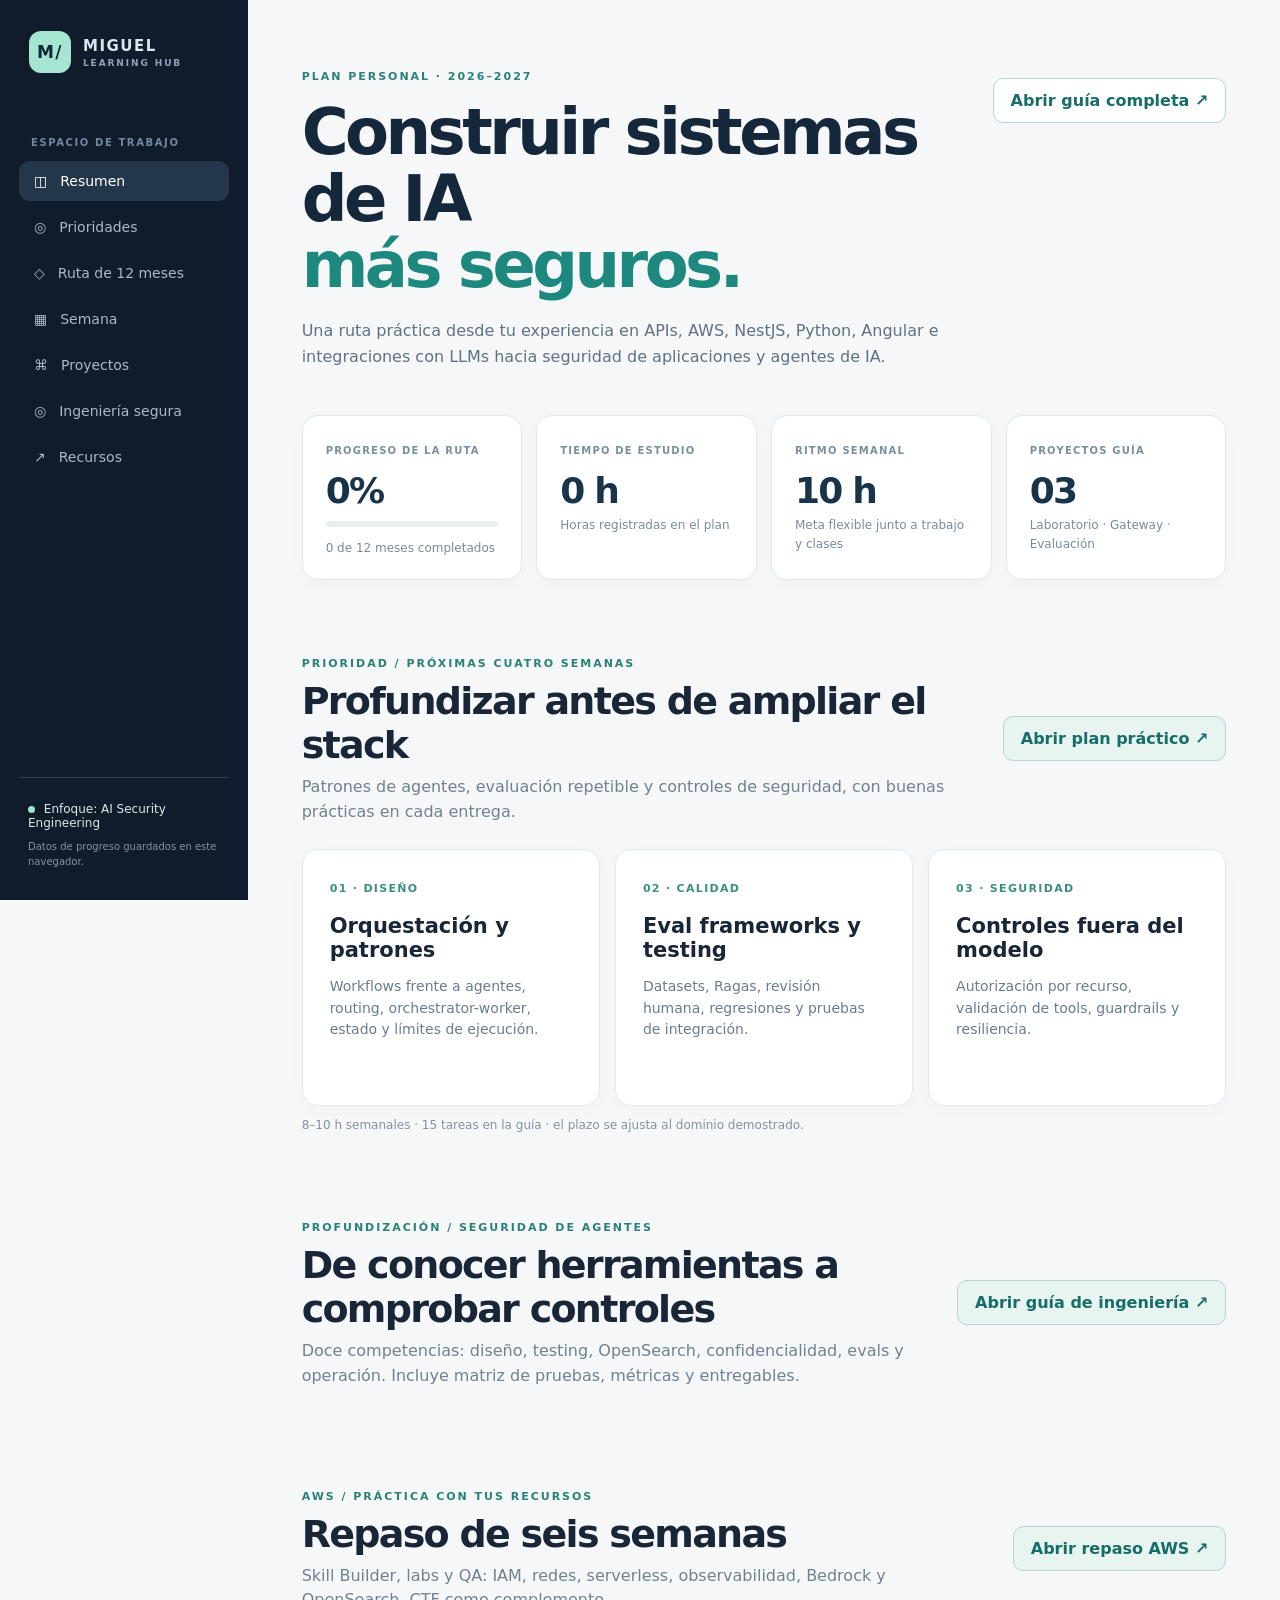
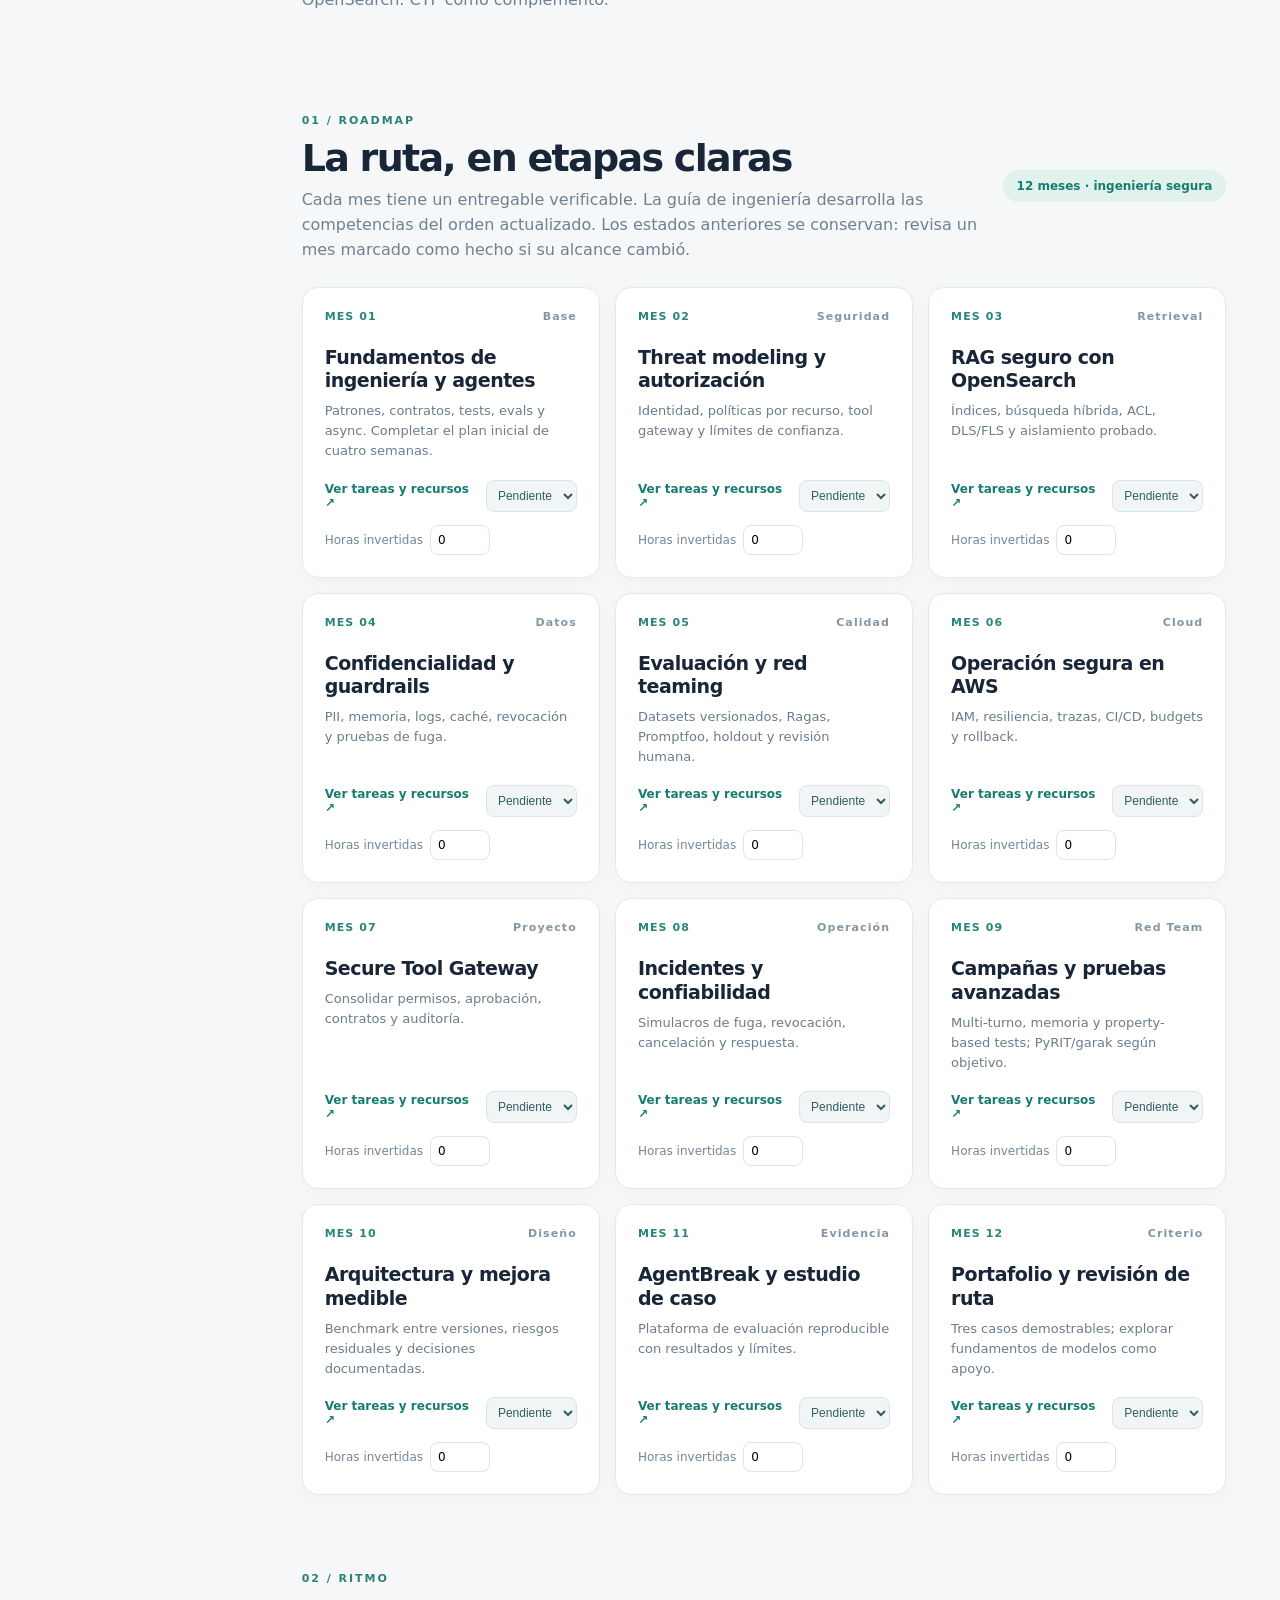
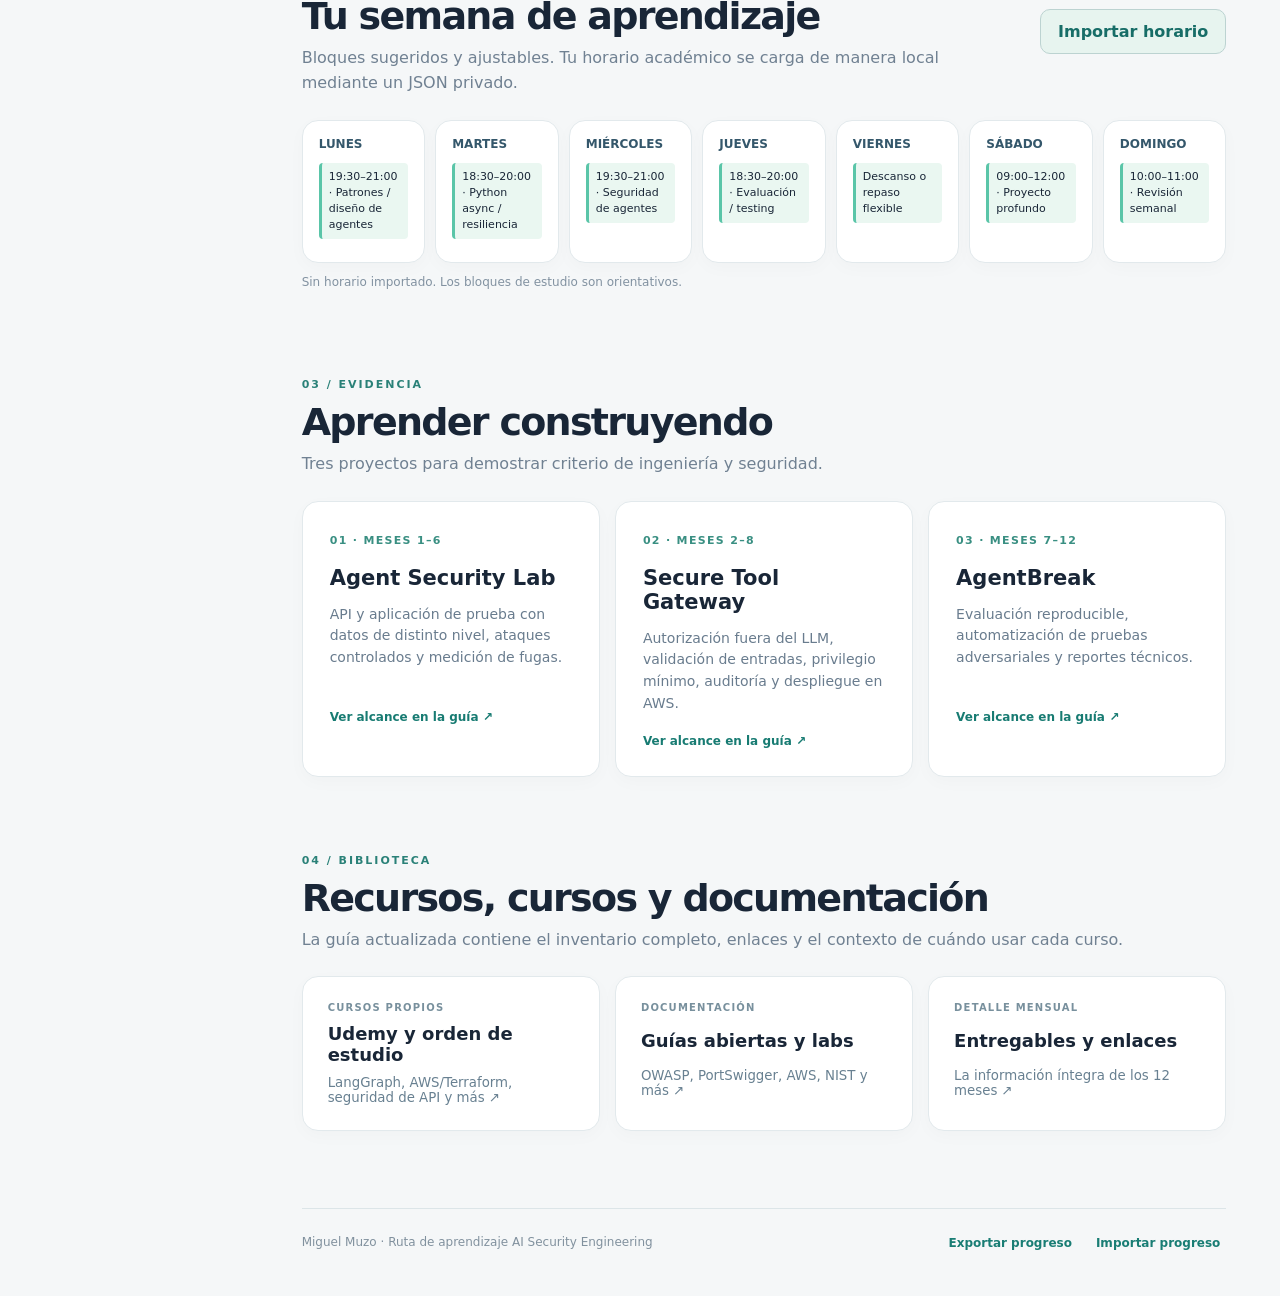
<file: index.html>
<!doctype html>
<html lang="es"><head><meta charset="utf-8"><meta name="viewport" content="width=device-width,initial-scale=1"><meta name="theme-color" content="#101827"><title>Miguel · AI Security Learning Hub</title><link rel="stylesheet" href="styles.css"></head>
<body><div class="shell"><aside class="sidebar"><a class="brand" href="#inicio"><span class="mark">M/</span><span>MIGUEL <small>LEARNING HUB</small></span></a><p class="side-label">ESPACIO DE TRABAJO</p><nav aria-label="Principal"><a class="active" href="#inicio">◫ <span>Resumen</span></a><a href="#prioridades">◎ <span>Prioridades</span></a><a href="#ruta">◇ <span>Ruta de 12 meses</span></a><a href="#semana">▦ <span>Semana</span></a><a href="#proyectos">⌘ <span>Proyectos</span></a><a href="ingenieria-segura.html">◎ <span>Ingeniería segura</span></a><a href="#recursos">↗ <span>Recursos</span></a></nav><div class="side-bottom"><span class="pulse"></span> Enfoque: AI Security Engineering <small>Datos de progreso guardados en este navegador.</small></div></aside>
<main id="inicio"><header class="topbar"><div><span class="eyebrow">PLAN PERSONAL · 2026–2027</span><h1>Construir sistemas de IA<br><em>más seguros.</em></h1><p>Una ruta práctica desde tu experiencia en APIs, AWS, NestJS, Python, Angular e integraciones con LLMs hacia seguridad de aplicaciones y agentes de IA.</p></div><a class="button light" href="guia-completa.html">Abrir guía completa ↗</a></header>
<section class="metrics" aria-label="Indicadores"><article><span>PROGRESO DE LA RUTA</span><strong id="totalPct">0%</strong><div class="meter"><i id="totalBar"></i></div><small id="completedCount">0 de 12 meses completados</small></article><article><span>TIEMPO DE ESTUDIO</span><strong id="hoursTotal">0 h</strong><small>Horas registradas en el plan</small></article><article><span>RITMO SEMANAL</span><strong>10 h</strong><small>Meta flexible junto a trabajo y clases</small></article><article><span>PROYECTOS GUÍA</span><strong>03</strong><small>Laboratorio · Gateway · Evaluación</small></article></section>
<section id="prioridades" class="section"><div class="section-head"><div><span class="eyebrow">PRIORIDAD / PRÓXIMAS CUATRO SEMANAS</span><h2>Profundizar antes de ampliar el stack</h2><p>Patrones de agentes, evaluación repetible y controles de seguridad, con buenas prácticas en cada entrega.</p></div><a class="button" href="guia-completa.html#prioridades">Abrir plan práctico ↗</a></div><div class="projects"><article><b>01 · DISEÑO</b><h3>Orquestación y patrones</h3><p>Workflows frente a agentes, routing, orchestrator-worker, estado y límites de ejecución.</p></article><article><b>02 · CALIDAD</b><h3>Eval frameworks y testing</h3><p>Datasets, Ragas, revisión humana, regresiones y pruebas de integración.</p></article><article><b>03 · SEGURIDAD</b><h3>Controles fuera del modelo</h3><p>Autorización por recurso, validación de tools, guardrails y resiliencia.</p></article></div><p class="fine">8–10 h semanales · 15 tareas en la guía · el plazo se ajusta al dominio demostrado.</p></section><section class="section"><div class="section-head"><div><span class="eyebrow">PROFUNDIZACIÓN / SEGURIDAD DE AGENTES</span><h2>De conocer herramientas a comprobar controles</h2><p>Doce competencias: diseño, testing, OpenSearch, confidencialidad, evals y operación. Incluye matriz de pruebas, métricas y entregables.</p></div><a class="button" href="ingenieria-segura.html">Abrir guía de ingeniería ↗</a></div></section><section class="section"><div class="section-head"><div><span class="eyebrow">AWS / PRÁCTICA CON TUS RECURSOS</span><h2>Repaso de seis semanas</h2><p>Skill Builder, labs y QA: IAM, redes, serverless, observabilidad, Bedrock y OpenSearch. CTF como complemento.</p></div><a class="button" href="ingenieria-segura.html#aws-practico">Abrir repaso AWS ↗</a></div></section><section id="ruta" class="section"><div class="section-head"><div><span class="eyebrow">01 / ROADMAP</span><h2>La ruta, en etapas claras</h2><p>Cada mes tiene un entregable verificable. La guía de ingeniería desarrolla las competencias del orden actualizado. Los estados anteriores se conservan: revisa un mes marcado como hecho si su alcance cambió.</p></div><span class="tag">12 meses · ingeniería segura</span></div><div id="roadmap" class="roadmap"></div></section>
<section id="semana" class="section"><div class="section-head"><div><span class="eyebrow">02 / RITMO</span><h2>Tu semana de aprendizaje</h2><p>Bloques sugeridos y ajustables. Tu horario académico se carga de manera local mediante un JSON privado.</p></div><button class="button" id="importSchedule">Importar horario</button><input id="scheduleFile" type="file" accept="application/json,.json" hidden></div><div class="week" id="week"></div><p class="fine" id="scheduleStatus">Sin horario importado. Los bloques de estudio son orientativos.</p></section>
<section id="proyectos" class="section"><div class="section-head"><div><span class="eyebrow">03 / EVIDENCIA</span><h2>Aprender construyendo</h2><p>Tres proyectos para demostrar criterio de ingeniería y seguridad.</p></div></div><div class="projects"><article><b>01 · MESES 1–6</b><h3>Agent Security Lab</h3><p>API y aplicación de prueba con datos de distinto nivel, ataques controlados y medición de fugas.</p><a href="guia-completa.html#proyectos">Ver alcance en la guía ↗</a></article><article><b>02 · MESES 2–8</b><h3>Secure Tool Gateway</h3><p>Autorización fuera del LLM, validación de entradas, privilegio mínimo, auditoría y despliegue en AWS.</p><a href="guia-completa.html#proyectos">Ver alcance en la guía ↗</a></article><article><b>03 · MESES 7–12</b><h3>AgentBreak</h3><p>Evaluación reproducible, automatización de pruebas adversariales y reportes técnicos.</p><a href="guia-completa.html#proyectos">Ver alcance en la guía ↗</a></article></div></section>
<section id="recursos" class="section"><div class="section-head"><div><span class="eyebrow">04 / BIBLIOTECA</span><h2>Recursos, cursos y documentación</h2><p>La guía actualizada contiene el inventario completo, enlaces y el contexto de cuándo usar cada curso.</p></div></div><div class="resource-grid"><a href="guia-completa.html#udemy"><span>CURSOS PROPIOS</span><strong>Udemy y orden de estudio</strong><small>LangGraph, AWS/Terraform, seguridad de API y más ↗</small></a><a href="guia-completa.html#recursos"><span>DOCUMENTACIÓN</span><strong>Guías abiertas y labs</strong><small>OWASP, PortSwigger, AWS, NIST y más ↗</small></a><a href="guia-completa.html#roadmap"><span>DETALLE MENSUAL</span><strong>Entregables y enlaces</strong><small>La información íntegra de los 12 meses ↗</small></a></div></section>
<footer><span>Miguel Muzo · Ruta de aprendizaje AI Security Engineering</span><div><button class="text-button" id="exportData">Exportar progreso</button><button class="text-button" id="importData">Importar progreso</button><input id="progressFile" type="file" accept="application/json,.json" hidden></div></footer></main></div><script src="app.js" defer></script></body></html>
</file>
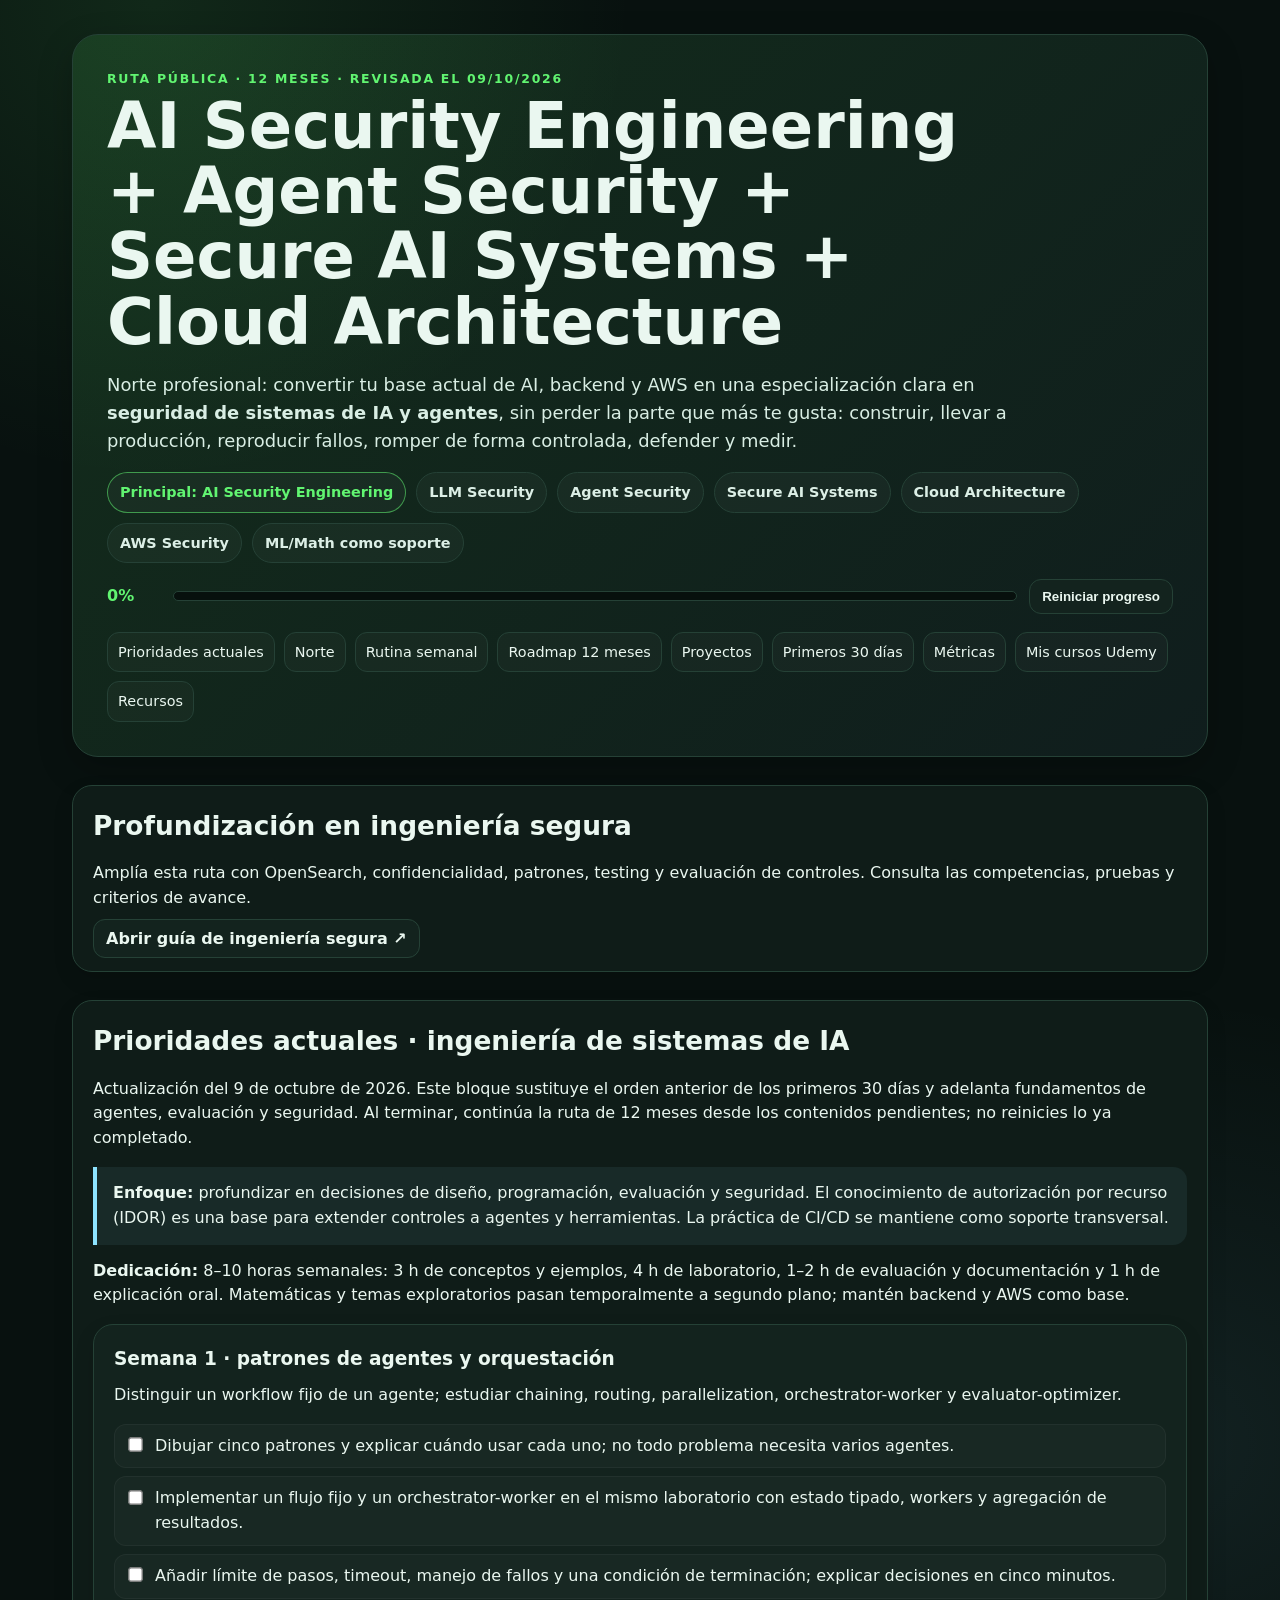
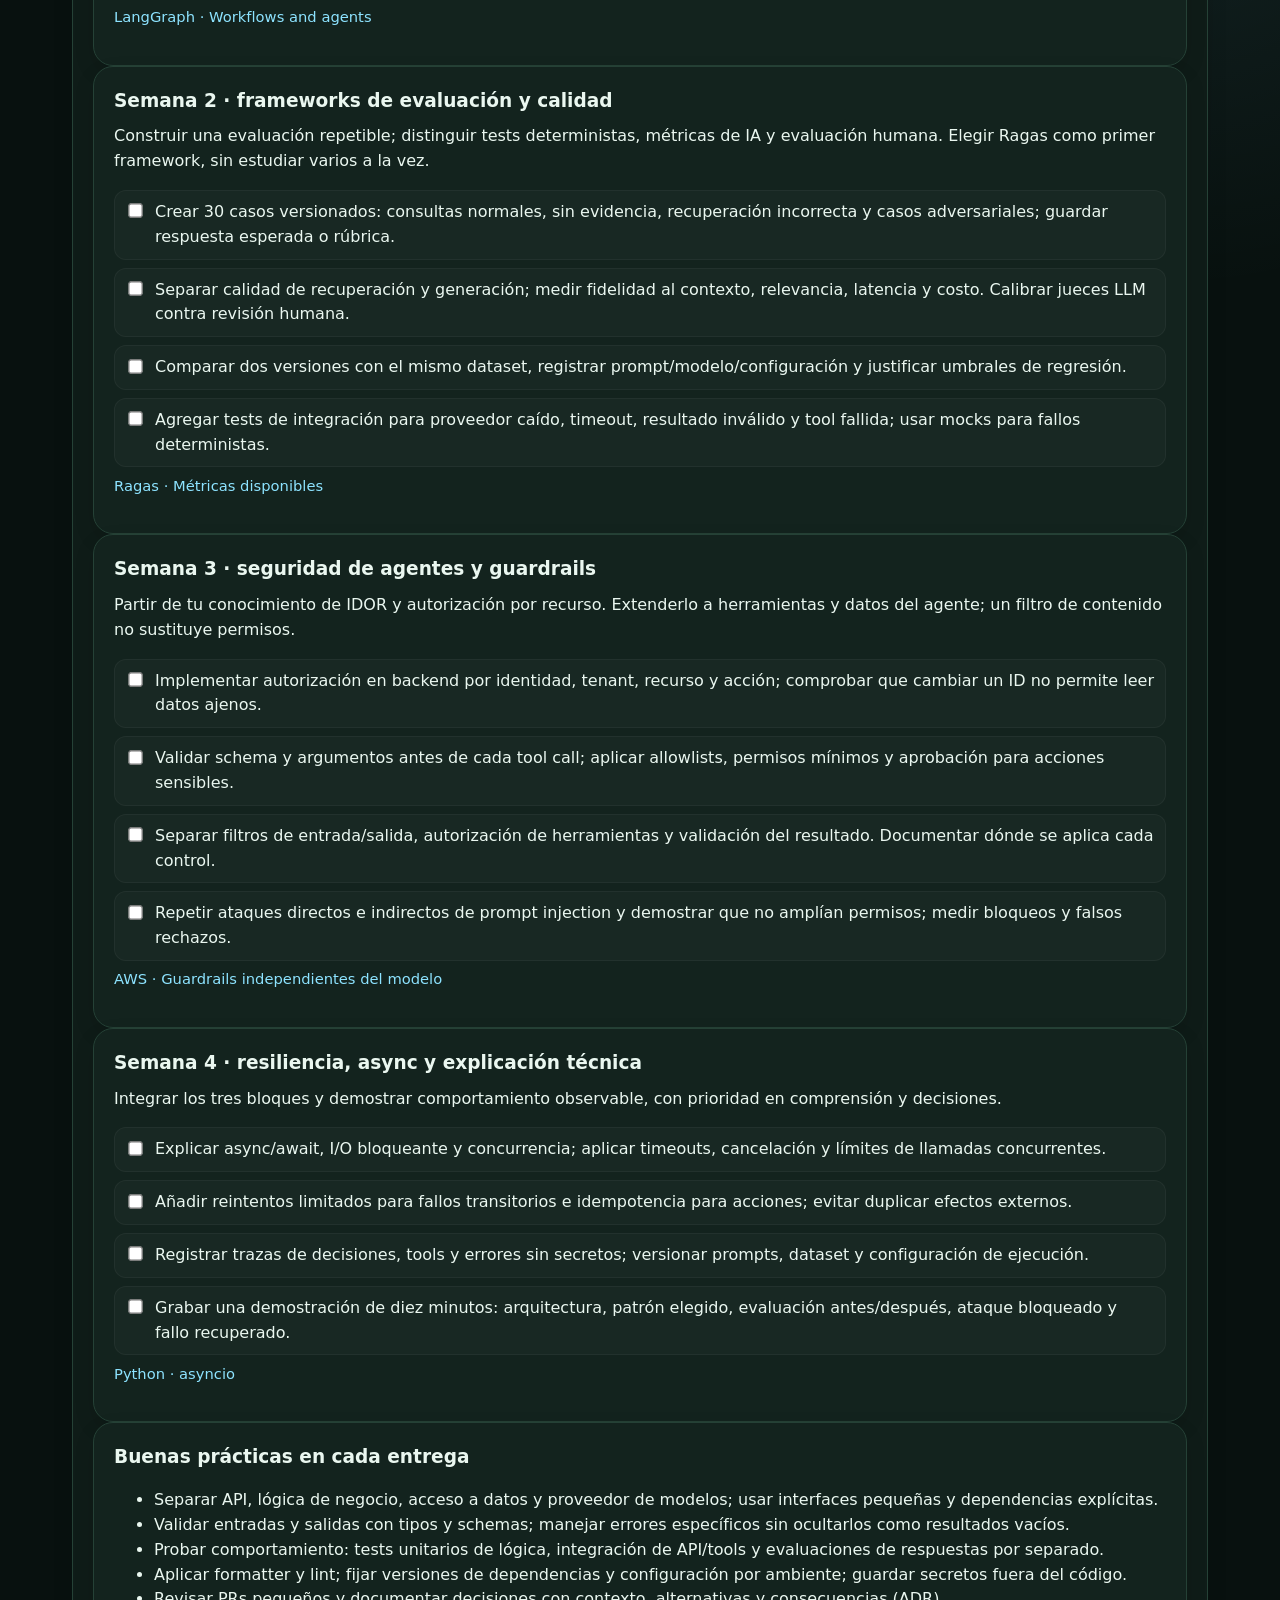
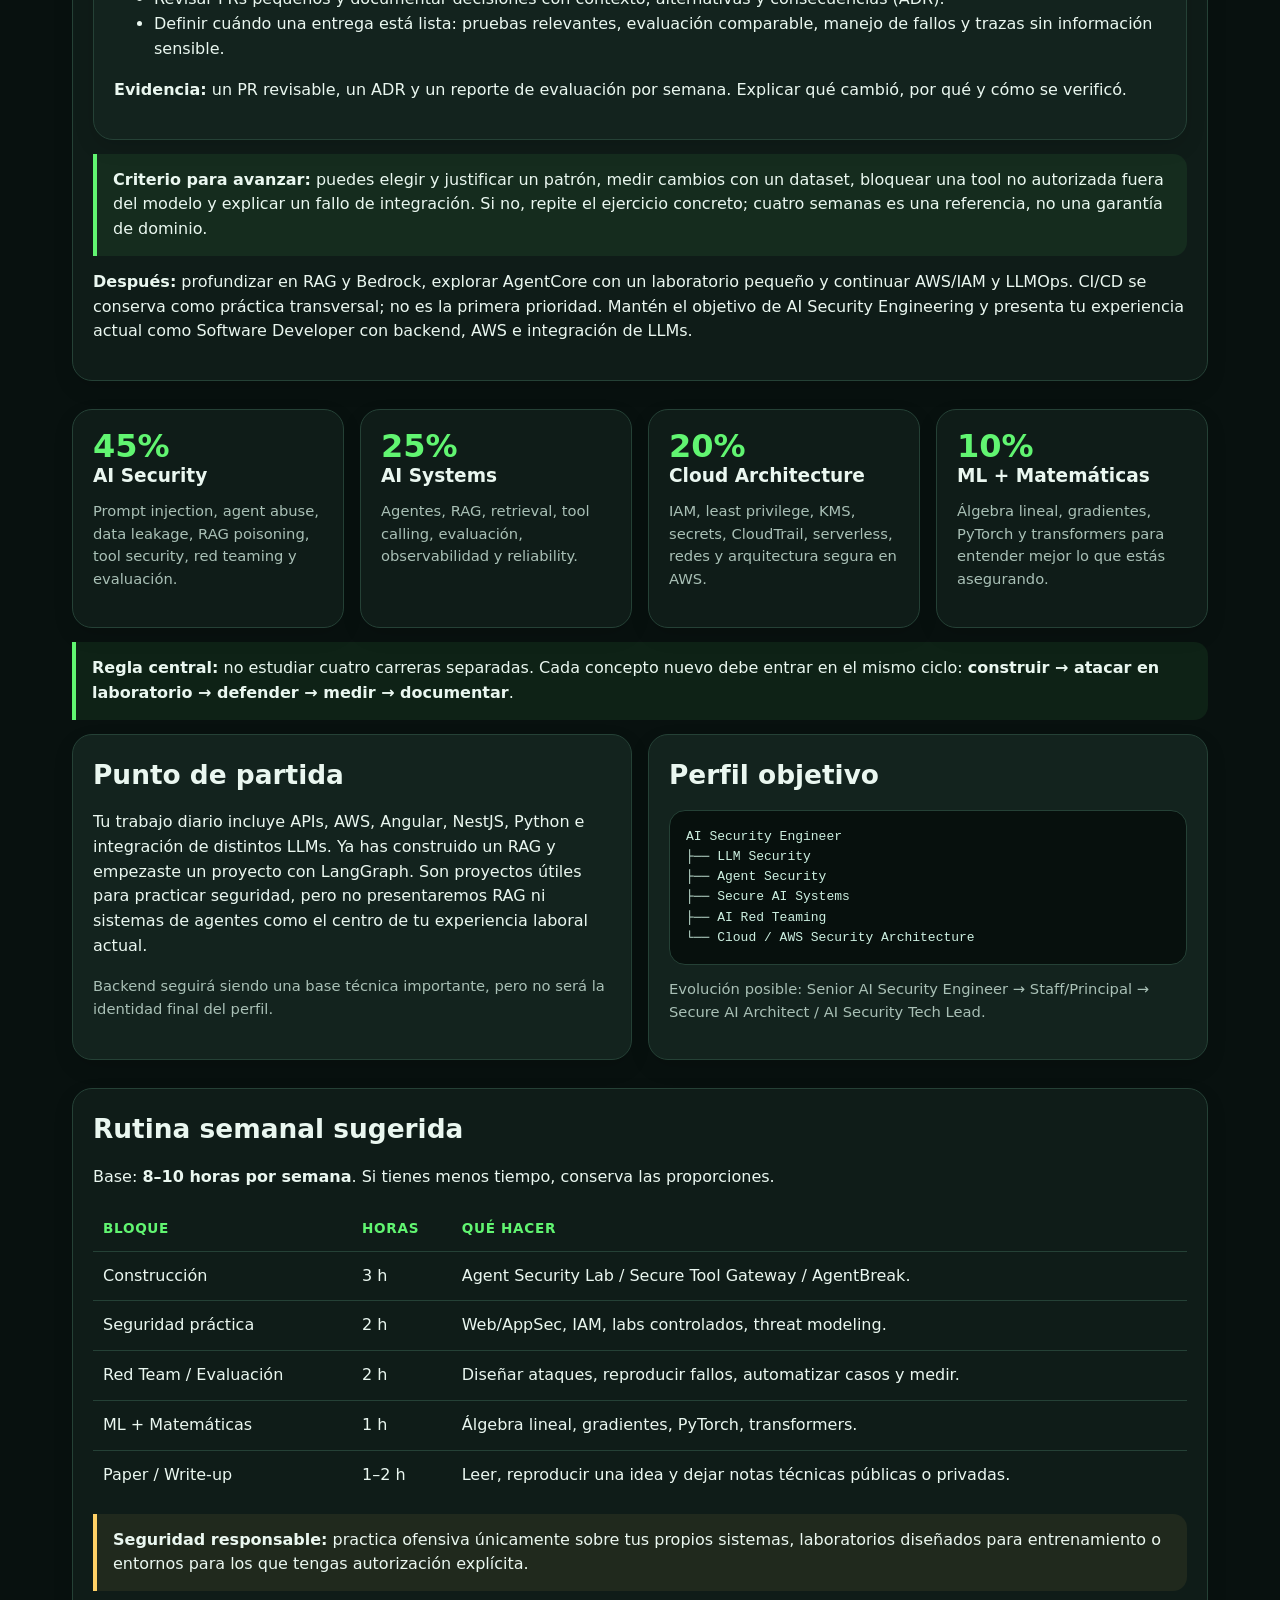
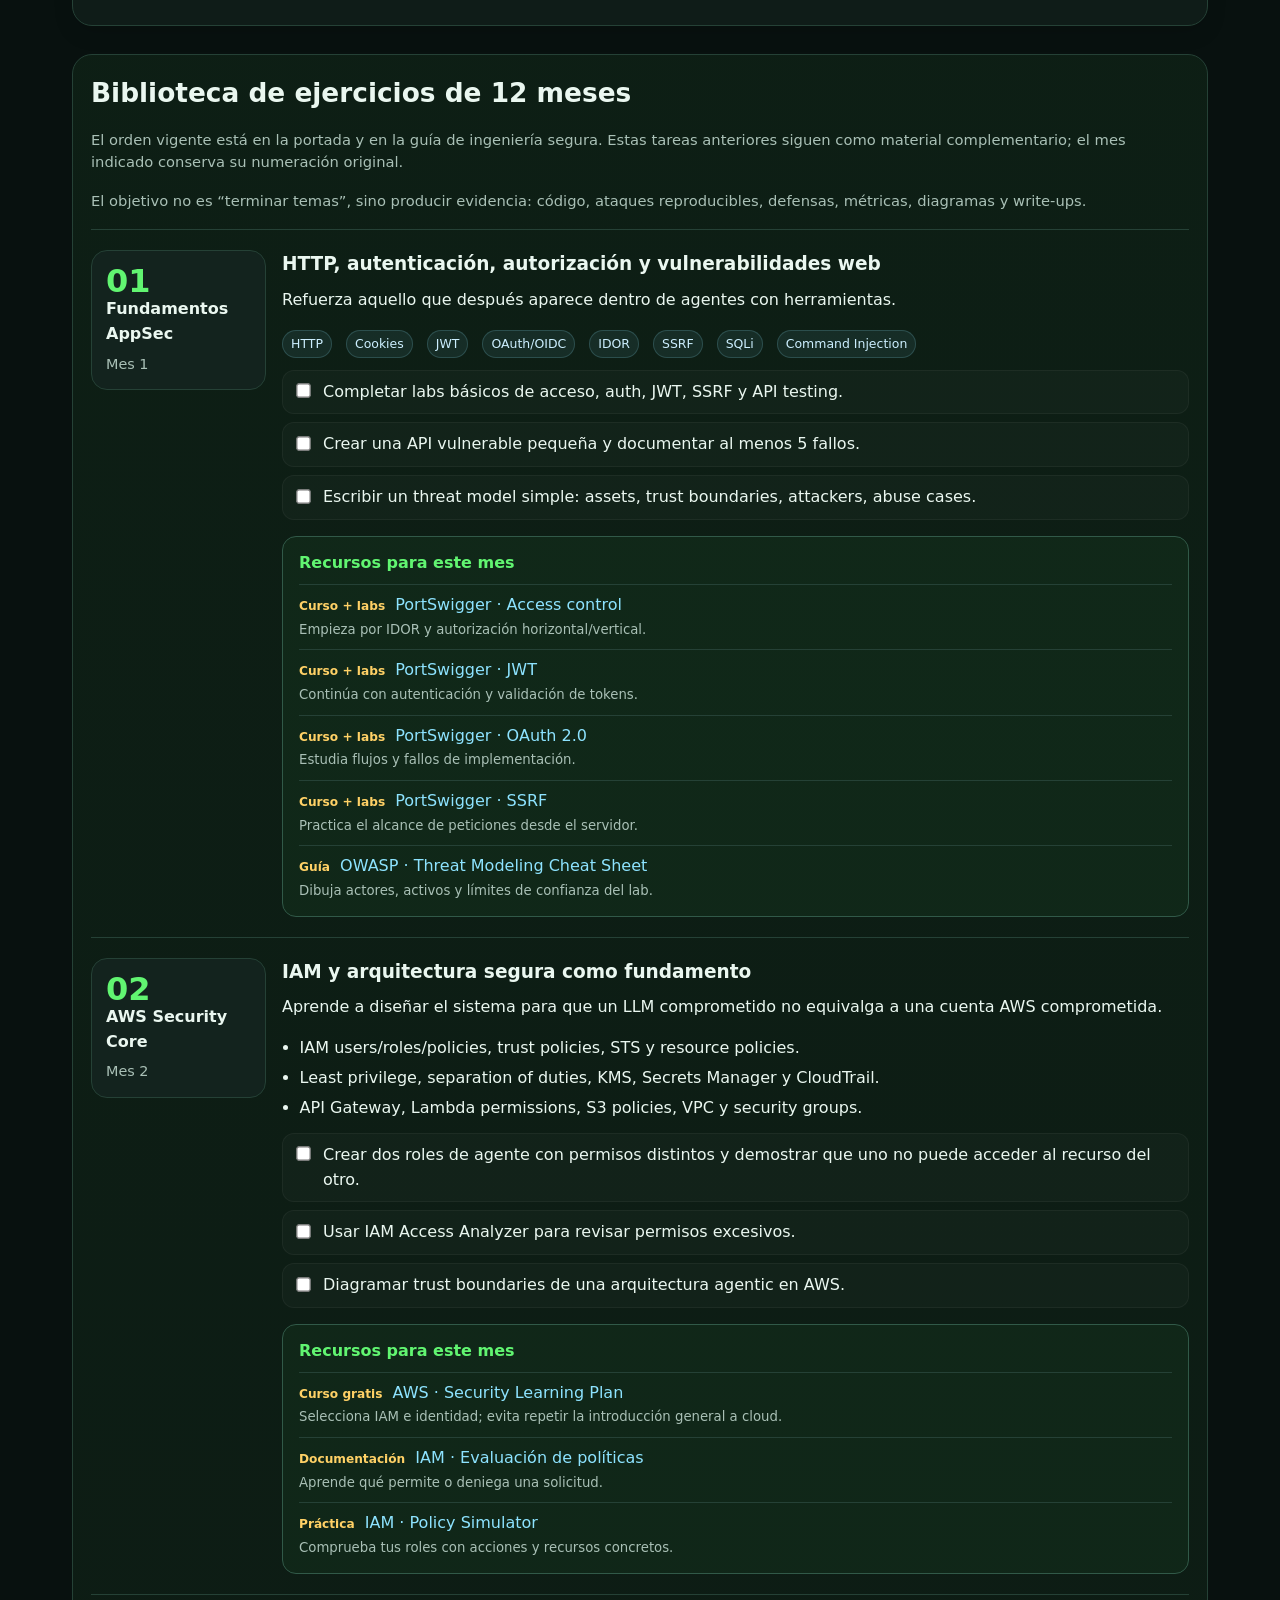
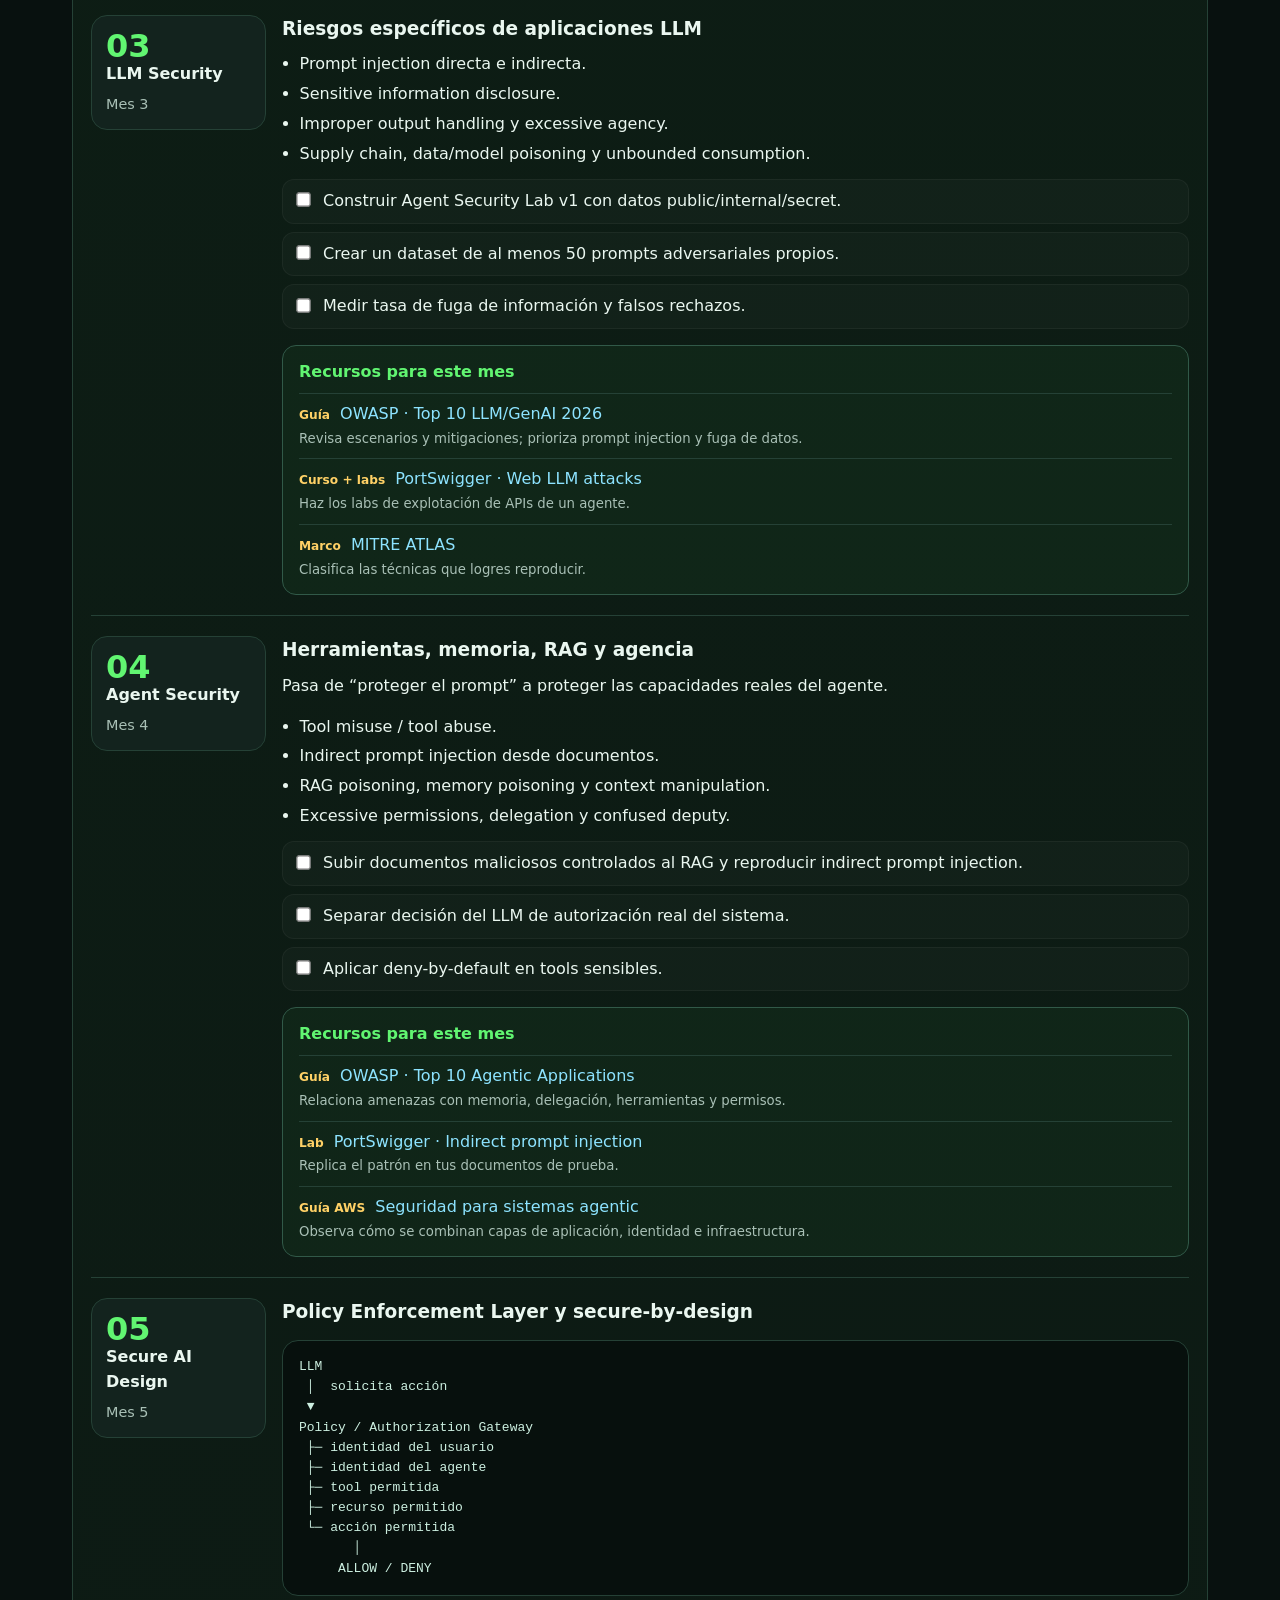
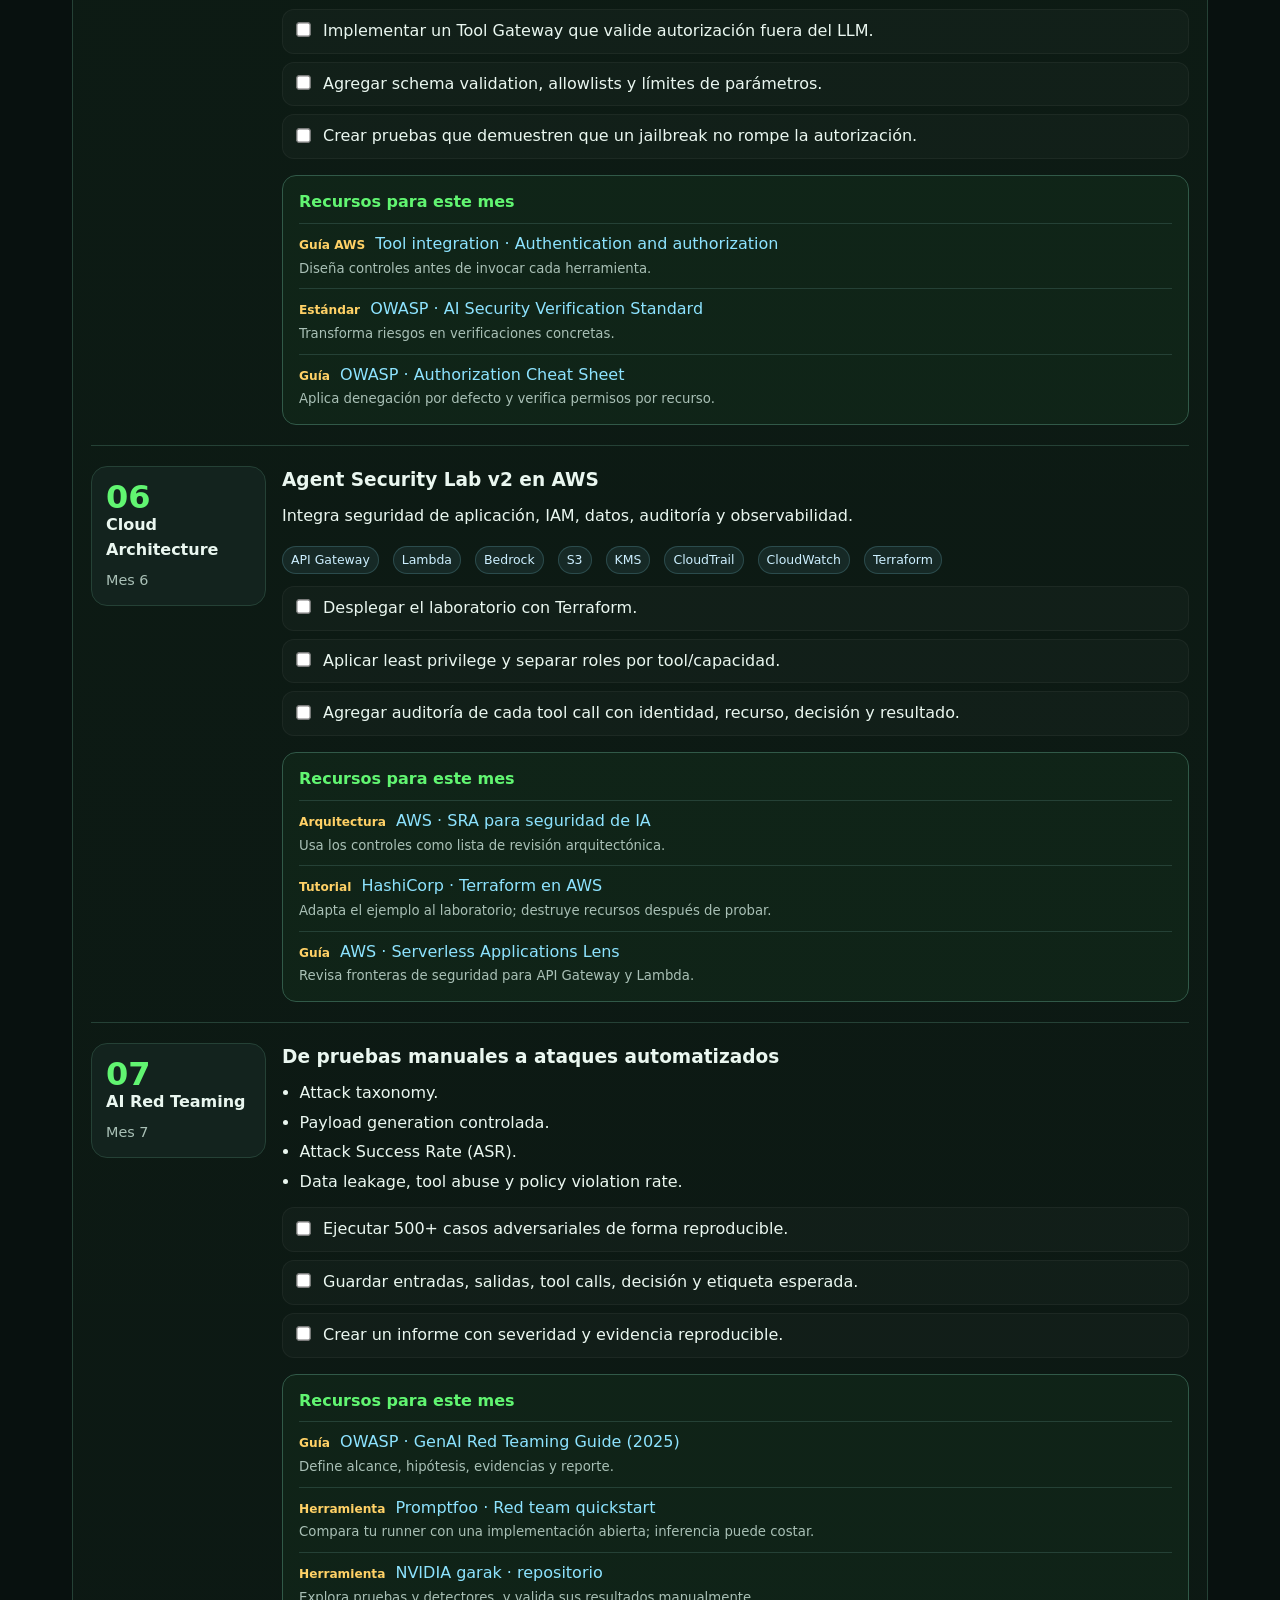
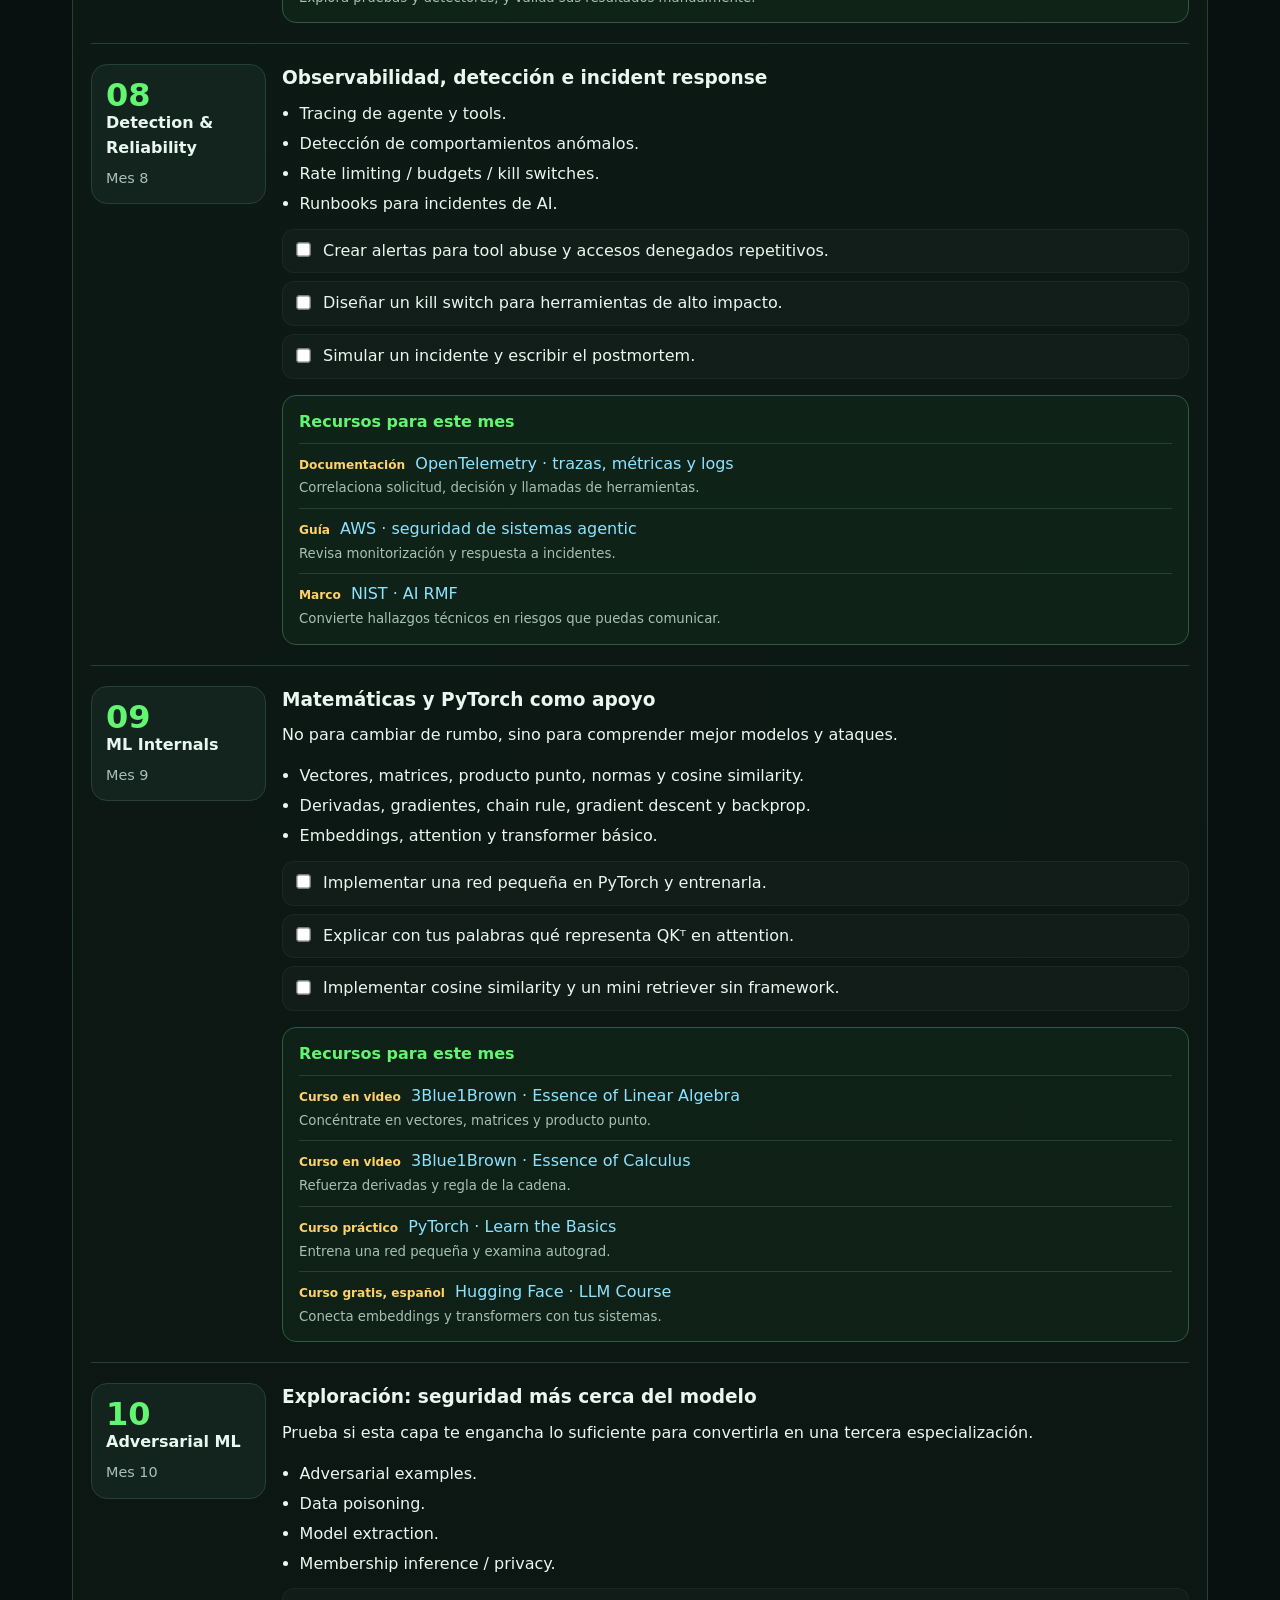
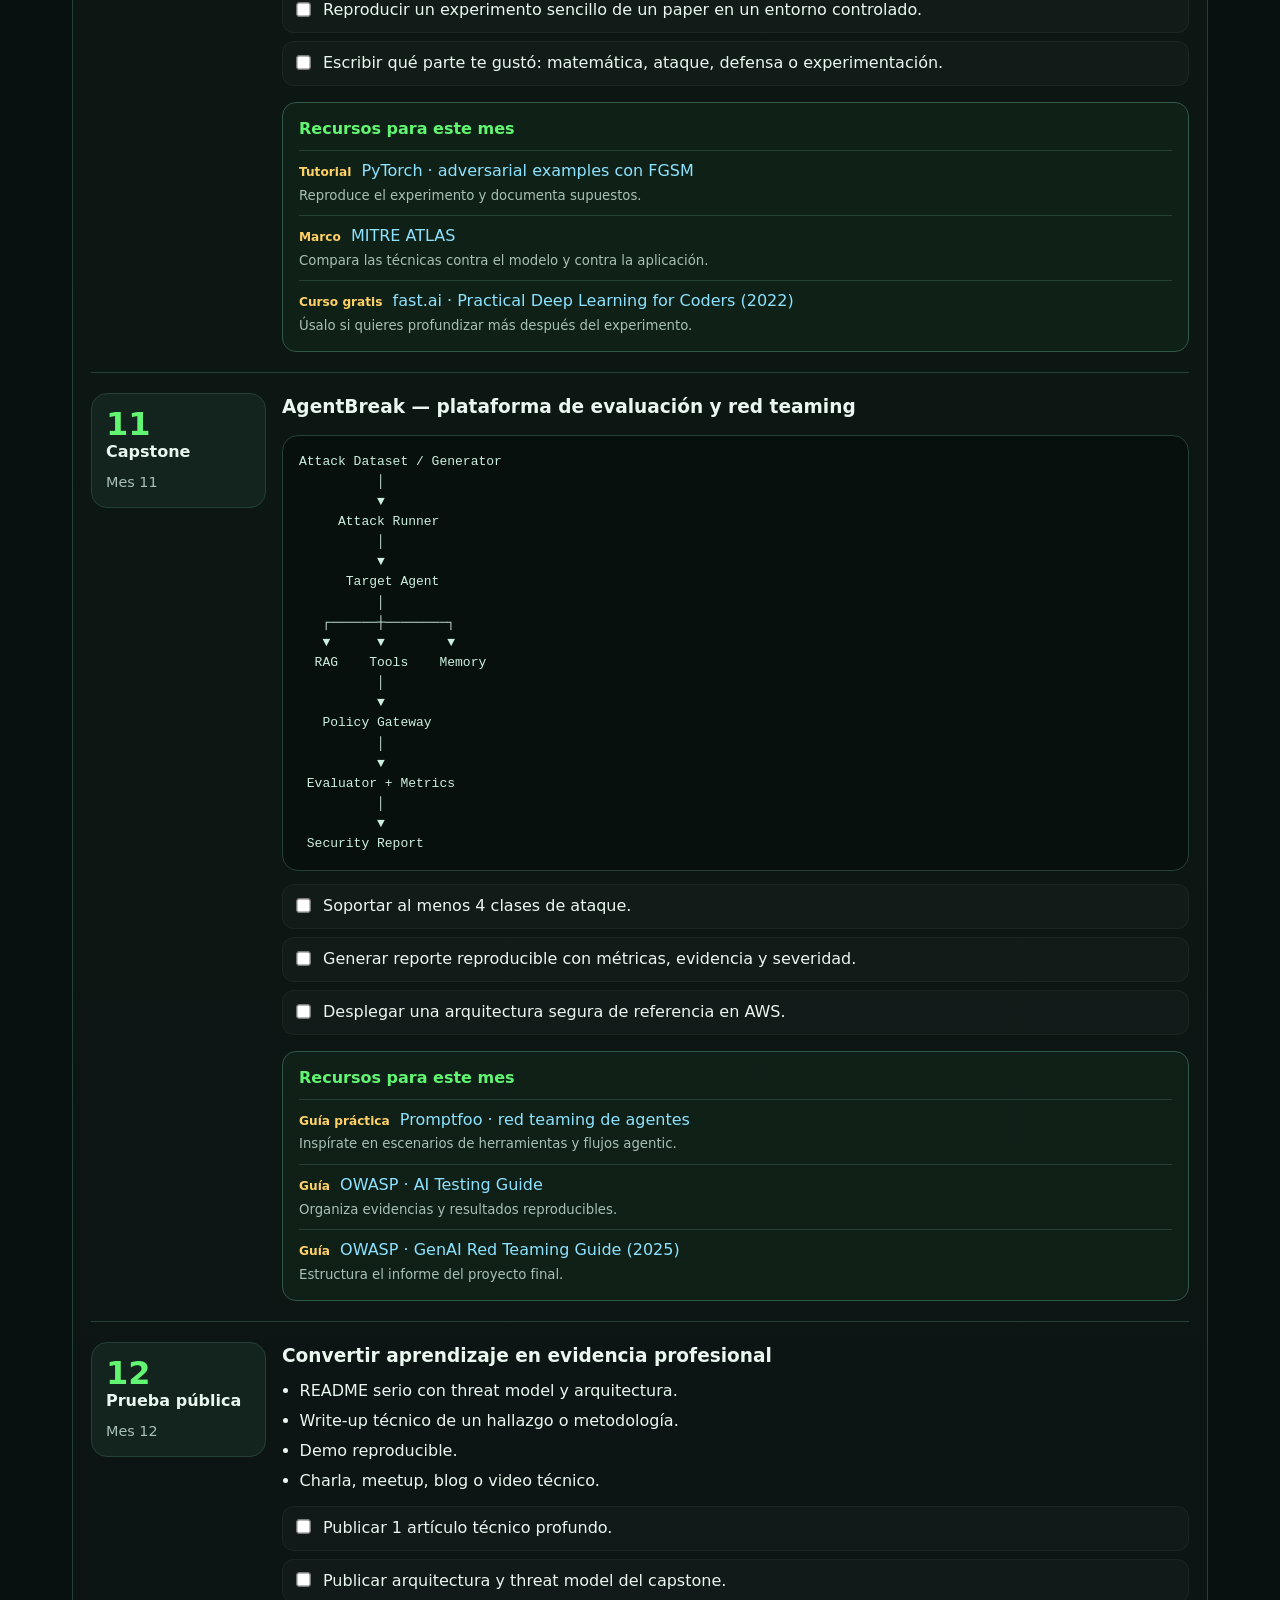
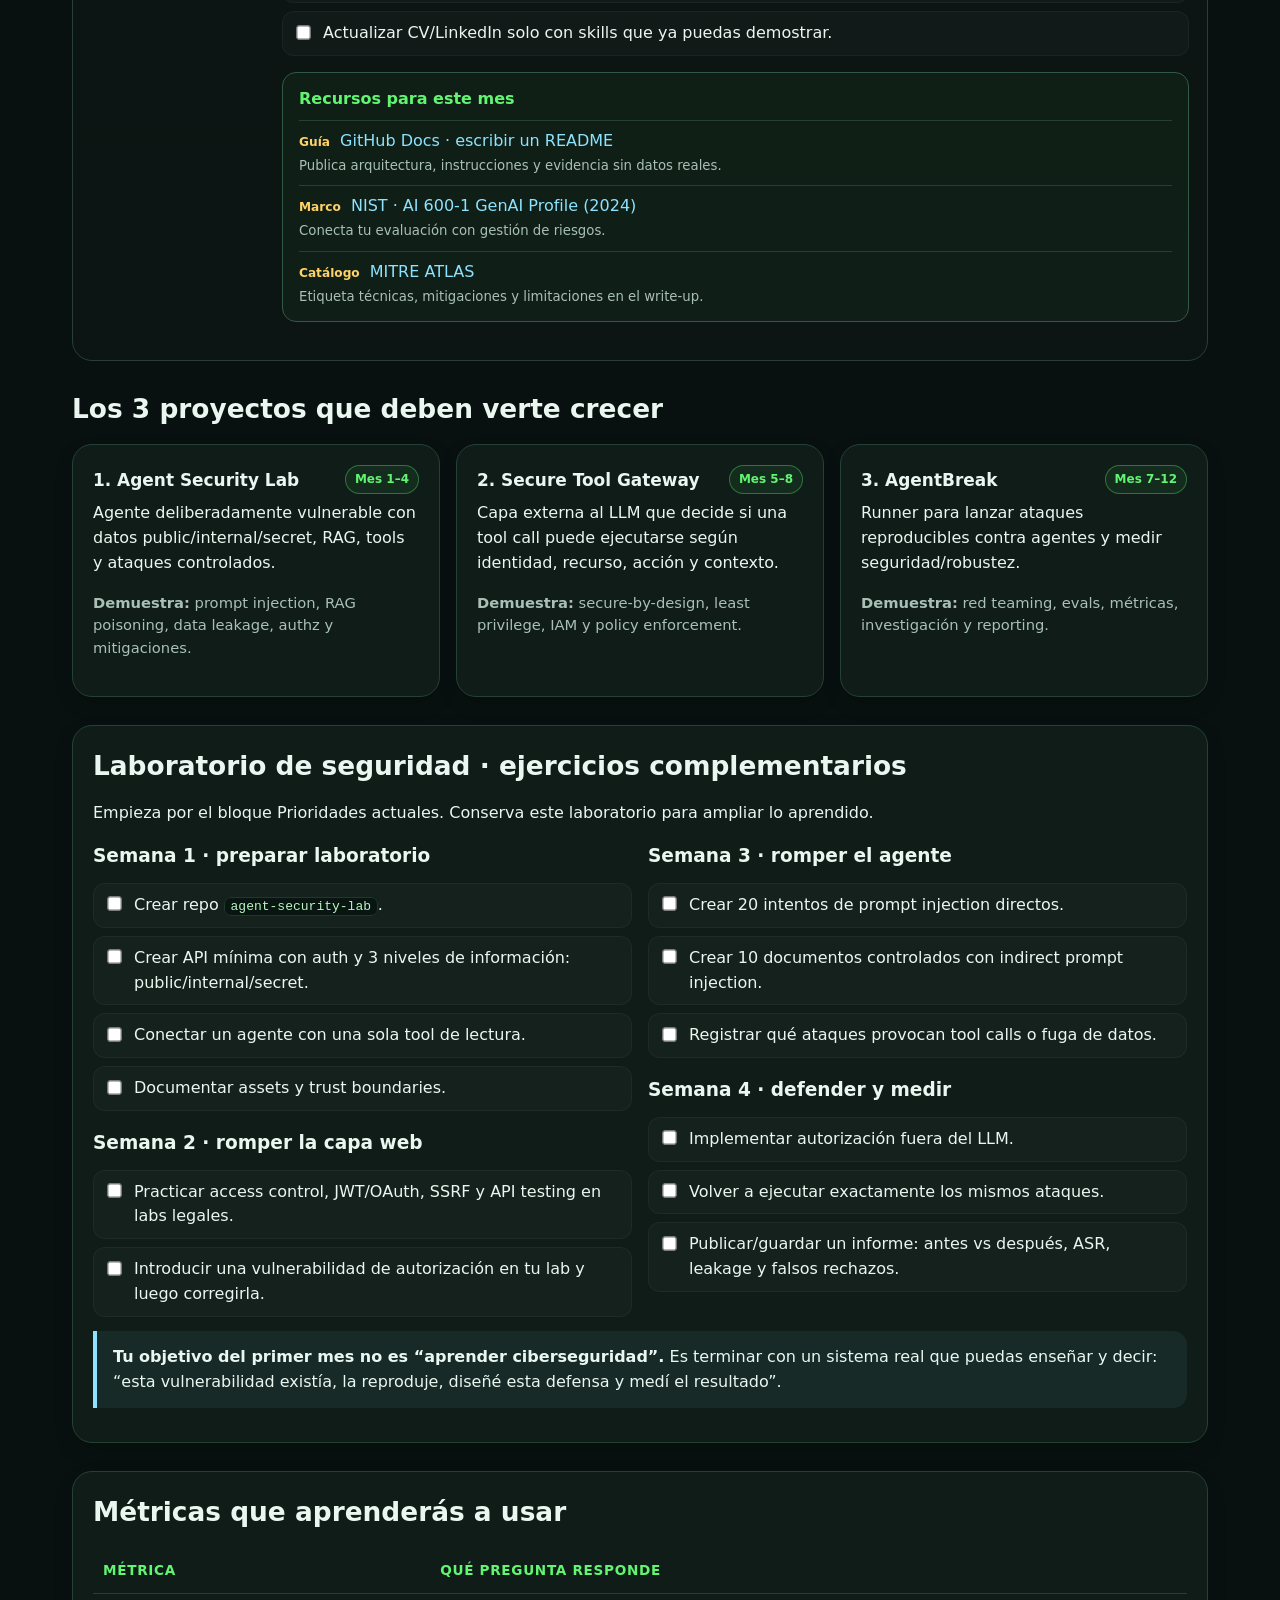
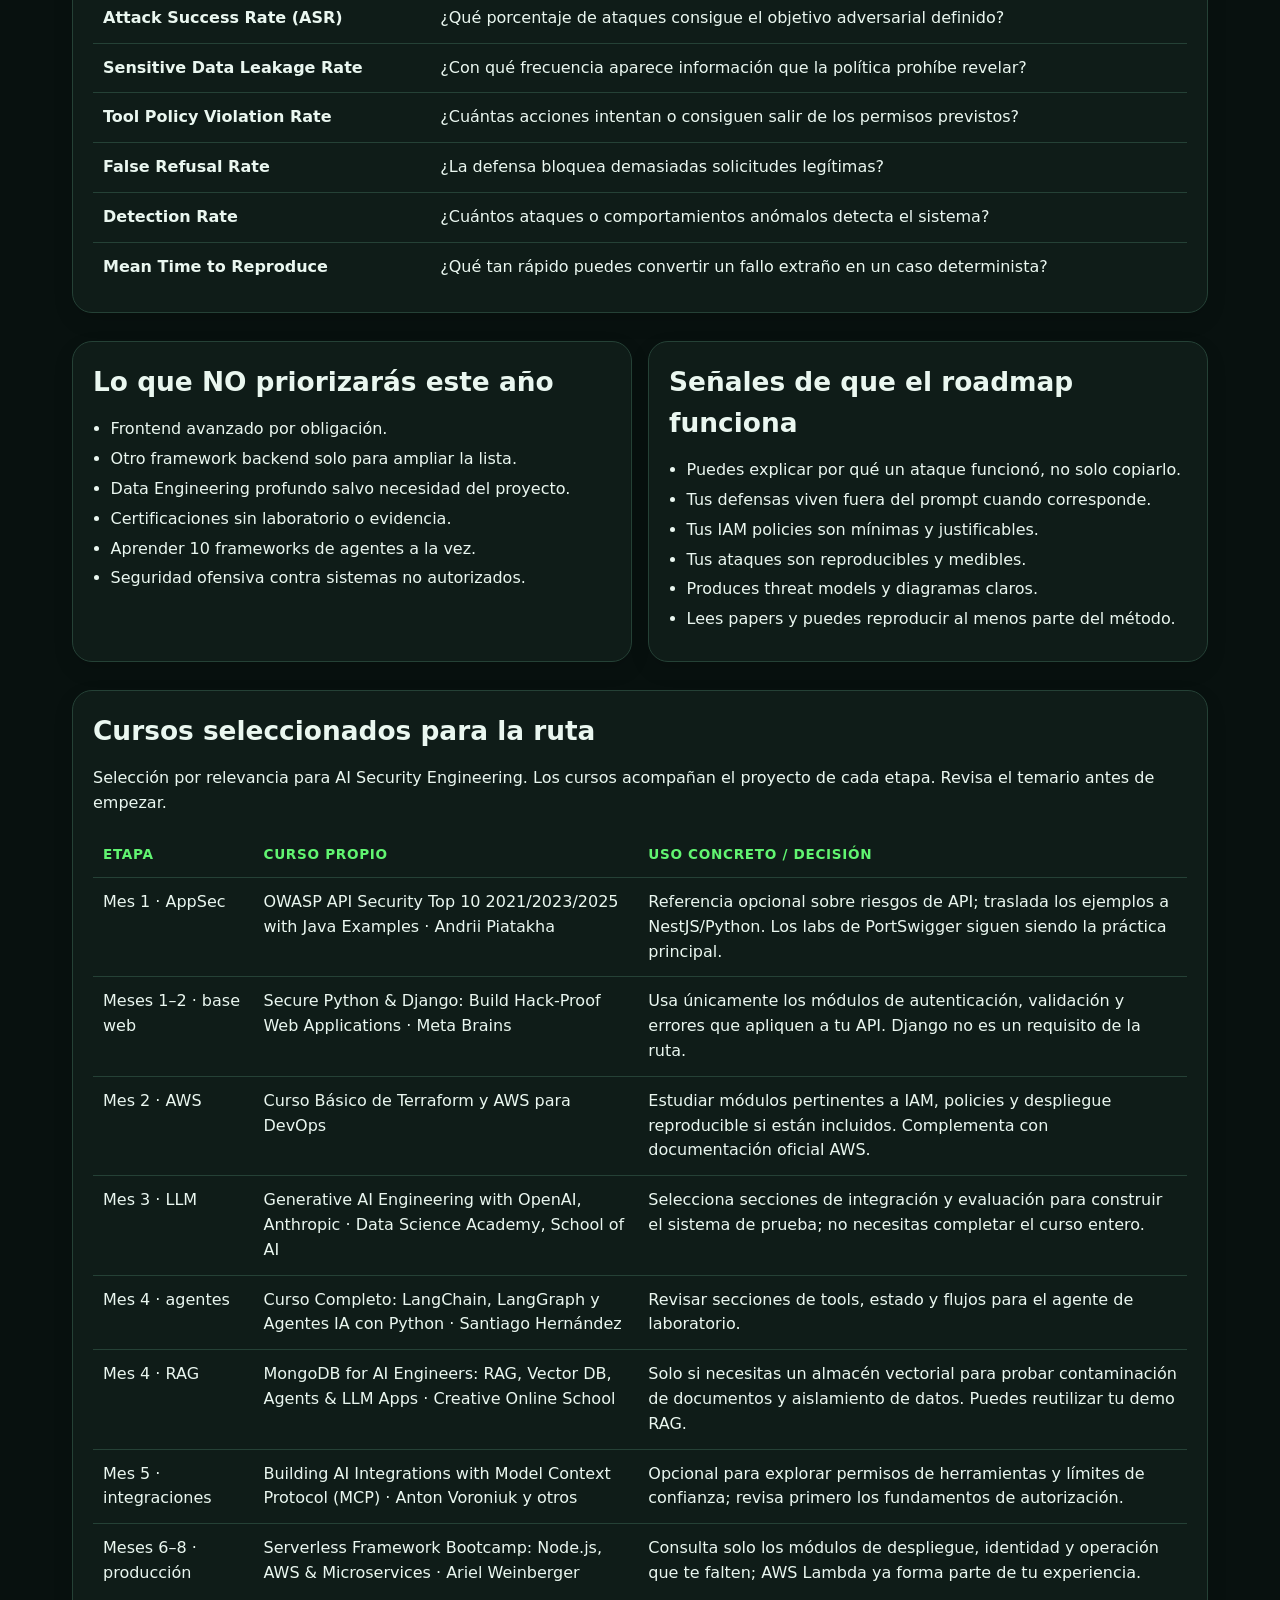
<file: guia-completa.html>
<!DOCTYPE html>

<html lang="es">
<head>
<meta charset="utf-8"/>
<meta content="width=device-width, initial-scale=1" name="viewport"/>
<title>Roadmap AI Security Engineering — Miguel Muzo</title>
<style>
  :root{
    --bg:#08110f;
    --panel:#0f1c18;
    --panel2:#13231e;
    --text:#eaf7f0;
    --muted:#a9c0b6;
    --line:#254136;
    --accent:#61F571;
    --accent2:#8de3ff;
    --warn:#ffd166;
    --danger:#ff7b7b;
    --ok:#7df0b2;
    --shadow:0 12px 35px rgba(0,0,0,.24);
  }
  *{box-sizing:border-box}
  html{scroll-behavior:smooth}
  body{
    margin:0;
    font-family:Inter, ui-sans-serif, system-ui, -apple-system, BlinkMacSystemFont, "Segoe UI", sans-serif;
    background:
      radial-gradient(circle at 12% 0%, rgba(97,245,113,.10), transparent 30rem),
      radial-gradient(circle at 92% 8%, rgba(141,227,255,.08), transparent 28rem),
      var(--bg);
    color:var(--text);
    line-height:1.55;
  }
  a{color:var(--accent2); text-decoration:none}
  a:hover{text-decoration:underline}
  .wrap{max-width:1180px;margin:0 auto;padding:34px 22px 80px}
  .hero{
    background:linear-gradient(135deg, rgba(97,245,113,.12), rgba(141,227,255,.06));
    border:1px solid var(--line);
    border-radius:26px;
    padding:34px;
    box-shadow:var(--shadow);
  }
  .eyebrow{
    text-transform:uppercase;
    letter-spacing:.14em;
    font-size:.78rem;
    font-weight:800;
    color:var(--accent);
  }
  h1{font-size:clamp(2rem,5vw,4rem);line-height:1.02;margin:.35rem 0 1rem;max-width:900px}
  h2{font-size:1.65rem;margin:0 0 .9rem}
  h3{font-size:1.16rem;margin:0 0 .55rem}
  p{margin:.45rem 0 1rem}
  .lead{font-size:1.12rem;color:#d9eee4;max-width:900px}
  .chips{display:flex;flex-wrap:wrap;gap:10px;margin:18px 0 0}
  .chip{
    padding:8px 12px;border-radius:999px;border:1px solid var(--line);
    background:rgba(255,255,255,.03);color:#dcefe6;font-weight:650;font-size:.9rem
  }
  .chip.main{border-color:rgba(97,245,113,.55);color:var(--accent)}
  .nav{
    display:flex;flex-wrap:wrap;gap:9px;margin:18px 0 0
  }
  .nav a{
    color:var(--text);border:1px solid var(--line);border-radius:12px;padding:8px 10px;
    background:rgba(255,255,255,.025);font-size:.9rem
  }
  section{margin-top:28px}
  .grid{display:grid;gap:16px}
  .g2{grid-template-columns:repeat(2,minmax(0,1fr))}
  .g3{grid-template-columns:repeat(3,minmax(0,1fr))}
  .g4{grid-template-columns:repeat(4,minmax(0,1fr))}
  .card{
    border:1px solid var(--line);background:var(--panel);border-radius:20px;padding:20px;
    box-shadow:0 8px 20px rgba(0,0,0,.12)
  }
  .card.soft{background:var(--panel2)}
  .metric{font-size:2rem;font-weight:850;color:var(--accent);line-height:1}
  .sub{color:var(--muted);font-size:.92rem}
  .callout{
    border-left:4px solid var(--accent);padding:14px 16px;background:rgba(97,245,113,.07);
    border-radius:0 14px 14px 0;margin:14px 0
  }
  .callout.warn{border-left-color:var(--warn);background:rgba(255,209,102,.07)}
  .callout.info{border-left-color:var(--accent2);background:rgba(141,227,255,.07)}
  .track{
    display:grid;grid-template-columns:175px 1fr;gap:16px;align-items:start;
    border-top:1px solid var(--line);padding:20px 0
  }
  .track:first-child{border-top:none}
  .phase{
    position:sticky;top:12px;border:1px solid var(--line);background:var(--panel2);
    border-radius:16px;padding:14px
  }
  .phase .num{font-size:2rem;font-weight:900;color:var(--accent);line-height:1}
  .phase .when{color:var(--muted);font-size:.9rem;margin-top:6px}
  ul.clean{padding-left:1.1rem;margin:.55rem 0}
  ul.clean li{margin:.32rem 0}
  .checklist{display:grid;gap:8px;margin-top:12px}
  label.check{
    display:flex;gap:10px;align-items:flex-start;padding:9px 10px;border-radius:12px;
    background:rgba(255,255,255,.025);border:1px solid rgba(255,255,255,.045)
  }
  label.check input{margin-top:.28rem;accent-color:var(--accent);transform:scale(1.1)}
  label.check span{flex:1}
  .tag{
    display:inline-block;padding:3px 8px;border-radius:999px;background:rgba(141,227,255,.08);
    border:1px solid rgba(141,227,255,.18);font-size:.78rem;color:#ccefff;margin-right:4px
  }
  table{width:100%;border-collapse:collapse;border-spacing:0;overflow:hidden;border-radius:16px}
  th,td{border-bottom:1px solid var(--line);padding:12px 10px;text-align:left;vertical-align:top}
  th{color:var(--accent);font-size:.85rem;text-transform:uppercase;letter-spacing:.05em}
  tr:last-child td{border-bottom:none}
  code{
    background:#081511;border:1px solid #1c382f;border-radius:7px;padding:.08rem .36rem;color:#baf4c2
  }
  pre{
    overflow:auto;background:#07100d;border:1px solid var(--line);border-radius:16px;padding:16px;
    color:#ccefe0
  }
  .roadmap-box{
    background:linear-gradient(180deg,rgba(97,245,113,.06),rgba(255,255,255,.015));
    border:1px solid var(--line);border-radius:20px;padding:18px
  }
  .project-title{display:flex;justify-content:space-between;gap:12px;align-items:center}
  .project-title strong{font-size:1.06rem}
  .badge{
    border:1px solid rgba(97,245,113,.35);background:rgba(97,245,113,.07);
    color:var(--accent);padding:4px 9px;border-radius:999px;font-size:.75rem;font-weight:800
  }

  .study-links{margin-top:16px;padding:14px 16px;border:1px solid #315948;border-radius:14px;background:rgba(97,245,113,.045)}
  .study-links>strong{color:var(--accent)}
  .study-links ul{list-style:none;padding:0;margin:8px 0 0;display:grid;gap:9px}
  .study-links li{padding-top:8px;border-top:1px solid var(--line)}
  .study-links small{display:block;color:var(--muted);font-size:.83rem;margin-top:2px}
  .source-kind{display:inline-block;color:var(--warn);font-size:.76rem;font-weight:750;margin-right:5px}
  .resource{padding:12px 0;border-bottom:1px solid var(--line)}
  .resource:last-child{border-bottom:0}
  .resource strong{display:block}
  .footer{
    color:var(--muted);font-size:.9rem;text-align:center;margin-top:34px;padding-top:22px;border-top:1px solid var(--line)
  }
  .btn{
    border:1px solid var(--line);background:var(--panel2);color:var(--text);border-radius:12px;
    padding:9px 12px;cursor:pointer;font-weight:700
  }
  .btn:hover{border-color:var(--accent)}
  .progressbar{height:10px;background:#07100d;border:1px solid var(--line);border-radius:999px;overflow:hidden}
  .progressbar > div{height:100%;width:0;background:linear-gradient(90deg,var(--accent),var(--accent2));transition:.2s}
  .progressline{display:flex;gap:12px;align-items:center;margin-top:16px}
  .progressline .pct{min-width:54px;font-weight:900;color:var(--accent)}
  @media(max-width:850px){
    .g2,.g3,.g4{grid-template-columns:1fr}
    .track{grid-template-columns:1fr}
    .phase{position:static}
    .hero{padding:24px}
  }
  @media print{
    :root{--bg:#fff;--panel:#fff;--panel2:#f7faf8;--text:#111;--muted:#4a5a53;--line:#d8e2dc}
    body{background:#fff;color:#111}
    .wrap{max-width:none;padding:0}
    .hero,.card,.roadmap-box{box-shadow:none}
    .nav,.btn,.progressline{display:none!important}
    a{color:#0b6078;text-decoration:none}
    section{break-inside:avoid}
    .track{break-inside:avoid}
    .phase{position:static}
  }
</style>
</head>
<body>
<div class="wrap">
<header class="hero">
<div class="eyebrow">Ruta pública · 12 meses · revisada el 09/10/2026</div>
<h1>AI Security Engineering + Agent Security + Secure AI Systems + Cloud Architecture</h1>
<p class="lead">
      Norte profesional: convertir tu base actual de AI, backend y AWS en una especialización
      clara en <strong>seguridad de sistemas de IA y agentes</strong>, sin perder la parte que más te gusta:
      construir, llevar a producción, reproducir fallos, romper de forma controlada, defender y medir.
    </p>
<div class="chips">
<span class="chip main">Principal: AI Security Engineering</span>
<span class="chip">LLM Security</span>
<span class="chip">Agent Security</span>
<span class="chip">Secure AI Systems</span>
<span class="chip">Cloud Architecture</span>
<span class="chip">AWS Security</span>
<span class="chip">ML/Math como soporte</span>
</div>
<div class="progressline">
<span class="pct" id="pct">0%</span>
<div class="progressbar" style="flex:1"><div id="bar"></div></div>
<button class="btn" onclick="resetProgress()">Reiniciar progreso</button>
</div>
<nav class="nav">
<a href="#prioridades">Prioridades actuales</a><a href="#norte">Norte</a>
<a href="#rutina">Rutina semanal</a>
<a href="#roadmap">Roadmap 12 meses</a>
<a href="#proyectos">Proyectos</a>
<a href="#30dias">Primeros 30 días</a>
<a href="#metricas">Métricas</a>
<a href="#udemy">Mis cursos Udemy</a><a href="#recursos">Recursos</a>
</nav>
</header>
<section><div class="card"><h2>Profundización en ingeniería segura</h2><p>Amplía esta ruta con OpenSearch, confidencialidad, patrones, testing y evaluación de controles. Consulta las competencias, pruebas y criterios de avance.</p><a class="btn" href="ingenieria-segura.html">Abrir guía de ingeniería segura ↗</a></div></section><section id="prioridades"><div class="card"><h2>Prioridades actuales · ingeniería de sistemas de IA</h2><p>Actualización del 9 de octubre de 2026. Este bloque sustituye el orden anterior de los primeros 30 días y adelanta fundamentos de agentes, evaluación y seguridad. Al terminar, continúa la ruta de 12 meses desde los contenidos pendientes; no reinicies lo ya completado.</p><div class="callout info"><strong>Enfoque:</strong> profundizar en decisiones de diseño, programación, evaluación y seguridad. El conocimiento de autorización por recurso (IDOR) es una base para extender controles a agentes y herramientas. La práctica de CI/CD se mantiene como soporte transversal.</div><p><strong>Dedicación:</strong> 8–10 horas semanales: 3 h de conceptos y ejemplos, 4 h de laboratorio, 1–2 h de evaluación y documentación y 1 h de explicación oral. Matemáticas y temas exploratorios pasan temporalmente a segundo plano; mantén backend y AWS como base.</p>
<div class="card soft"><h3>Semana 1 · patrones de agentes y orquestación</h3><p>Distinguir un workflow fijo de un agente; estudiar chaining, routing, parallelization, orchestrator-worker y evaluator-optimizer.</p><div class="checklist">
<label class="check"><input data-id="acid-pat-1" type="checkbox"/><span>Dibujar cinco patrones y explicar cuándo usar cada uno; no todo problema necesita varios agentes.</span></label>
<label class="check"><input data-id="acid-pat-2" type="checkbox"/><span>Implementar un flujo fijo y un orchestrator-worker en el mismo laboratorio con estado tipado, workers y agregación de resultados.</span></label>
<label class="check"><input data-id="acid-pat-3" type="checkbox"/><span>Añadir límite de pasos, timeout, manejo de fallos y una condición de terminación; explicar decisiones en cinco minutos.</span></label>
</div><p class="sub"><a href="https://github.com/langchain-ai/docs/blob/main/src/oss/langgraph/workflows-agents.mdx" target="_blank" rel="noopener noreferrer">LangGraph · Workflows and agents</a></p></div>
<div class="card soft"><h3>Semana 2 · frameworks de evaluación y calidad</h3><p>Construir una evaluación repetible; distinguir tests deterministas, métricas de IA y evaluación humana. Elegir Ragas como primer framework, sin estudiar varios a la vez.</p><div class="checklist">
<label class="check"><input data-id="acid-eval-1" type="checkbox"/><span>Crear 30 casos versionados: consultas normales, sin evidencia, recuperación incorrecta y casos adversariales; guardar respuesta esperada o rúbrica.</span></label>
<label class="check"><input data-id="acid-eval-2" type="checkbox"/><span>Separar calidad de recuperación y generación; medir fidelidad al contexto, relevancia, latencia y costo. Calibrar jueces LLM contra revisión humana.</span></label>
<label class="check"><input data-id="acid-eval-3" type="checkbox"/><span>Comparar dos versiones con el mismo dataset, registrar prompt/modelo/configuración y justificar umbrales de regresión.</span></label>
<label class="check"><input data-id="acid-eval-4" type="checkbox"/><span>Agregar tests de integración para proveedor caído, timeout, resultado inválido y tool fallida; usar mocks para fallos deterministas.</span></label>
</div><p class="sub"><a href="https://docs.ragas.io/en/latest/concepts/metrics/available_metrics/" target="_blank" rel="noopener noreferrer">Ragas · Métricas disponibles</a></p></div>
<div class="card soft"><h3>Semana 3 · seguridad de agentes y guardrails</h3><p>Partir de tu conocimiento de IDOR y autorización por recurso. Extenderlo a herramientas y datos del agente; un filtro de contenido no sustituye permisos.</p><div class="checklist">
<label class="check"><input data-id="acid-seg-1" type="checkbox"/><span>Implementar autorización en backend por identidad, tenant, recurso y acción; comprobar que cambiar un ID no permite leer datos ajenos.</span></label>
<label class="check"><input data-id="acid-seg-2" type="checkbox"/><span>Validar schema y argumentos antes de cada tool call; aplicar allowlists, permisos mínimos y aprobación para acciones sensibles.</span></label>
<label class="check"><input data-id="acid-seg-3" type="checkbox"/><span>Separar filtros de entrada/salida, autorización de herramientas y validación del resultado. Documentar dónde se aplica cada control.</span></label>
<label class="check"><input data-id="acid-seg-4" type="checkbox"/><span>Repetir ataques directos e indirectos de prompt injection y demostrar que no amplían permisos; medir bloqueos y falsos rechazos.</span></label>
</div><p class="sub"><a href="https://aws.amazon.com/blogs/machine-learning/implement-model-independent-safety-measures-with-amazon-bedrock-guardrails/" target="_blank" rel="noopener noreferrer">AWS · Guardrails independientes del modelo</a></p></div>
<div class="card soft"><h3>Semana 4 · resiliencia, async y explicación técnica</h3><p>Integrar los tres bloques y demostrar comportamiento observable, con prioridad en comprensión y decisiones.</p><div class="checklist">
<label class="check"><input data-id="acid-ops-1" type="checkbox"/><span>Explicar async/await, I/O bloqueante y concurrencia; aplicar timeouts, cancelación y límites de llamadas concurrentes.</span></label>
<label class="check"><input data-id="acid-ops-2" type="checkbox"/><span>Añadir reintentos limitados para fallos transitorios e idempotencia para acciones; evitar duplicar efectos externos.</span></label>
<label class="check"><input data-id="acid-ops-3" type="checkbox"/><span>Registrar trazas de decisiones, tools y errores sin secretos; versionar prompts, dataset y configuración de ejecución.</span></label>
<label class="check"><input data-id="acid-ops-4" type="checkbox"/><span>Grabar una demostración de diez minutos: arquitectura, patrón elegido, evaluación antes/después, ataque bloqueado y fallo recuperado.</span></label>
</div><p class="sub"><a href="https://docs.python.org/3/library/asyncio.html" target="_blank" rel="noopener noreferrer">Python · asyncio</a></p></div>
<div class="card soft"><h3>Buenas prácticas en cada entrega</h3><ul><li>Separar API, lógica de negocio, acceso a datos y proveedor de modelos; usar interfaces pequeñas y dependencias explícitas.</li><li>Validar entradas y salidas con tipos y schemas; manejar errores específicos sin ocultarlos como resultados vacíos.</li><li>Probar comportamiento: tests unitarios de lógica, integración de API/tools y evaluaciones de respuestas por separado.</li><li>Aplicar formatter y lint; fijar versiones de dependencias y configuración por ambiente; guardar secretos fuera del código.</li><li>Revisar PRs pequeños y documentar decisiones con contexto, alternativas y consecuencias (ADR).</li><li>Definir cuándo una entrega está lista: pruebas relevantes, evaluación comparable, manejo de fallos y trazas sin información sensible.</li></ul><p><strong>Evidencia:</strong> un PR revisable, un ADR y un reporte de evaluación por semana. Explicar qué cambió, por qué y cómo se verificó.</p></div><div class="callout"><strong>Criterio para avanzar:</strong> puedes elegir y justificar un patrón, medir cambios con un dataset, bloquear una tool no autorizada fuera del modelo y explicar un fallo de integración. Si no, repite el ejercicio concreto; cuatro semanas es una referencia, no una garantía de dominio.</div><p><strong>Después:</strong> profundizar en RAG y Bedrock, explorar AgentCore con un laboratorio pequeño y continuar AWS/IAM y LLMOps. CI/CD se conserva como práctica transversal; no es la primera prioridad. Mantén el objetivo de AI Security Engineering y presenta tu experiencia actual como Software Developer con backend, AWS e integración de LLMs.</p></div></section>

<section id="norte">
<div class="grid g4">
<div class="card">
<div class="metric">45%</div>
<h3>AI Security</h3>
<p class="sub">Prompt injection, agent abuse, data leakage, RAG poisoning, tool security, red teaming y evaluación.</p>
</div>
<div class="card">
<div class="metric">25%</div>
<h3>AI Systems</h3>
<p class="sub">Agentes, RAG, retrieval, tool calling, evaluación, observabilidad y reliability.</p>
</div>
<div class="card">
<div class="metric">20%</div>
<h3>Cloud Architecture</h3>
<p class="sub">IAM, least privilege, KMS, secrets, CloudTrail, serverless, redes y arquitectura segura en AWS.</p>
</div>
<div class="card">
<div class="metric">10%</div>
<h3>ML + Matemáticas</h3>
<p class="sub">Álgebra lineal, gradientes, PyTorch y transformers para entender mejor lo que estás asegurando.</p>
</div>
</div>
<div class="callout">
<strong>Regla central:</strong> no estudiar cuatro carreras separadas. Cada concepto nuevo debe entrar en el mismo ciclo:
      <strong>construir → atacar en laboratorio → defender → medir → documentar</strong>.
    </div>
<div class="grid g2">
<div class="card soft">
<h2>Punto de partida</h2>
<p>Tu trabajo diario incluye APIs, AWS, Angular, NestJS, Python e integración de distintos LLMs. Ya has construido un RAG y empezaste un proyecto con LangGraph. Son proyectos útiles para practicar seguridad, pero no presentaremos RAG ni sistemas de agentes como el centro de tu experiencia laboral actual.</p>
<p class="sub">
          Backend seguirá siendo una base técnica importante, pero no será la identidad final del perfil.
        </p>
</div>
<div class="card soft">
<h2>Perfil objetivo</h2>
<pre>AI Security Engineer
├── LLM Security
├── Agent Security
├── Secure AI Systems
├── AI Red Teaming
└── Cloud / AWS Security Architecture</pre>
<p class="sub">Evolución posible: Senior AI Security Engineer → Staff/Principal → Secure AI Architect / AI Security Tech Lead.</p>
</div>
</div>
</section>
<section id="rutina">
<div class="card">
<h2>Rutina semanal sugerida</h2>
<p>Base: <strong>8–10 horas por semana</strong>. Si tienes menos tiempo, conserva las proporciones.</p>
<table>
<thead><tr><th>Bloque</th><th>Horas</th><th>Qué hacer</th></tr></thead>
<tbody>
<tr><td>Construcción</td><td>3 h</td><td>Agent Security Lab / Secure Tool Gateway / AgentBreak.</td></tr>
<tr><td>Seguridad práctica</td><td>2 h</td><td>Web/AppSec, IAM, labs controlados, threat modeling.</td></tr>
<tr><td>Red Team / Evaluación</td><td>2 h</td><td>Diseñar ataques, reproducir fallos, automatizar casos y medir.</td></tr>
<tr><td>ML + Matemáticas</td><td>1 h</td><td>Álgebra lineal, gradientes, PyTorch, transformers.</td></tr>
<tr><td>Paper / Write-up</td><td>1–2 h</td><td>Leer, reproducir una idea y dejar notas técnicas públicas o privadas.</td></tr>
</tbody>
</table>
<div class="callout warn">
<strong>Seguridad responsable:</strong> practica ofensiva únicamente sobre tus propios sistemas,
        laboratorios diseñados para entrenamiento o entornos para los que tengas autorización explícita.
      </div>
</div>
</section>
<section id="roadmap">
<div class="roadmap-box">
<h2>Biblioteca de ejercicios de 12 meses</h2><p class="sub">El orden vigente está en la portada y en la guía de ingeniería segura. Estas tareas anteriores siguen como material complementario; el mes indicado conserva su numeración original.</p>
<p class="sub">El objetivo no es “terminar temas”, sino producir evidencia: código, ataques reproducibles, defensas, métricas, diagramas y write-ups.</p>
<div class="track">
<div class="phase">
<div class="num">01</div>
<strong>Fundamentos AppSec</strong>
<div class="when">Mes 1</div>
</div>
<div>
<h3>HTTP, autenticación, autorización y vulnerabilidades web</h3>
<p>Refuerza aquello que después aparece dentro de agentes con herramientas.</p>
<div class="chips">
<span class="tag">HTTP</span><span class="tag">Cookies</span><span class="tag">JWT</span>
<span class="tag">OAuth/OIDC</span><span class="tag">IDOR</span><span class="tag">SSRF</span>
<span class="tag">SQLi</span><span class="tag">Command Injection</span>
</div>
<div class="checklist">
<label class="check"><input data-id="m1-1" type="checkbox"/><span>Completar labs básicos de acceso, auth, JWT, SSRF y API testing.</span></label>
<label class="check"><input data-id="m1-2" type="checkbox"/><span>Crear una API vulnerable pequeña y documentar al menos 5 fallos.</span></label>
<label class="check"><input data-id="m1-3" type="checkbox"/><span>Escribir un threat model simple: assets, trust boundaries, attackers, abuse cases.</span></label>
</div>
<div class="study-links"><strong>Recursos para este mes</strong><ul>
<li><span class="source-kind">Curso + labs</span> <a href="https://portswigger.net/web-security/access-control" rel="noopener noreferrer" target="_blank">PortSwigger · Access control</a><small>Empieza por IDOR y autorización horizontal/vertical.</small></li>
<li><span class="source-kind">Curso + labs</span> <a href="https://portswigger.net/web-security/jwt" rel="noopener noreferrer" target="_blank">PortSwigger · JWT</a><small>Continúa con autenticación y validación de tokens.</small></li>
<li><span class="source-kind">Curso + labs</span> <a href="https://portswigger.net/web-security/oauth" rel="noopener noreferrer" target="_blank">PortSwigger · OAuth 2.0</a><small>Estudia flujos y fallos de implementación.</small></li>
<li><span class="source-kind">Curso + labs</span> <a href="https://portswigger.net/web-security/ssrf" rel="noopener noreferrer" target="_blank">PortSwigger · SSRF</a><small>Practica el alcance de peticiones desde el servidor.</small></li>
<li><span class="source-kind">Guía</span> <a href="https://cheatsheetseries.owasp.org/cheatsheets/Threat_Modeling_Cheat_Sheet.html" rel="noopener noreferrer" target="_blank">OWASP · Threat Modeling Cheat Sheet</a><small>Dibuja actores, activos y límites de confianza del lab.</small></li>
</ul></div>
</div>
</div>
<div class="track">
<div class="phase">
<div class="num">02</div>
<strong>AWS Security Core</strong>
<div class="when">Mes 2</div>
</div>
<div>
<h3>IAM y arquitectura segura como fundamento</h3>
<p>Aprende a diseñar el sistema para que un LLM comprometido no equivalga a una cuenta AWS comprometida.</p>
<ul class="clean">
<li>IAM users/roles/policies, trust policies, STS y resource policies.</li>
<li>Least privilege, separation of duties, KMS, Secrets Manager y CloudTrail.</li>
<li>API Gateway, Lambda permissions, S3 policies, VPC y security groups.</li>
</ul>
<div class="checklist">
<label class="check"><input data-id="m2-1" type="checkbox"/><span>Crear dos roles de agente con permisos distintos y demostrar que uno no puede acceder al recurso del otro.</span></label>
<label class="check"><input data-id="m2-2" type="checkbox"/><span>Usar IAM Access Analyzer para revisar permisos excesivos.</span></label>
<label class="check"><input data-id="m2-3" type="checkbox"/><span>Diagramar trust boundaries de una arquitectura agentic en AWS.</span></label>
</div>
<div class="study-links"><strong>Recursos para este mes</strong><ul>
<li><span class="source-kind">Curso gratis</span> <a href="https://aws.amazon.com/training/learn-about/security/" rel="noopener noreferrer" target="_blank">AWS · Security Learning Plan</a><small>Selecciona IAM e identidad; evita repetir la introducción general a cloud.</small></li>
<li><span class="source-kind">Documentación</span> <a href="https://docs.aws.amazon.com/IAM/latest/UserGuide/reference_policies_evaluation-logic_policy-eval-denyallow.html" rel="noopener noreferrer" target="_blank">IAM · Evaluación de políticas</a><small>Aprende qué permite o deniega una solicitud.</small></li>
<li><span class="source-kind">Práctica</span> <a href="https://docs.aws.amazon.com/IAM/latest/UserGuide/access_policies_testing-policies.html" rel="noopener noreferrer" target="_blank">IAM · Policy Simulator</a><small>Comprueba tus roles con acciones y recursos concretos.</small></li>
</ul></div>
</div>
</div>
<div class="track">
<div class="phase">
<div class="num">03</div>
<strong>LLM Security</strong>
<div class="when">Mes 3</div>
</div>
<div>
<h3>Riesgos específicos de aplicaciones LLM</h3>
<ul class="clean">
<li>Prompt injection directa e indirecta.</li>
<li>Sensitive information disclosure.</li>
<li>Improper output handling y excessive agency.</li>
<li>Supply chain, data/model poisoning y unbounded consumption.</li>
</ul>
<div class="checklist">
<label class="check"><input data-id="m3-1" type="checkbox"/><span>Construir Agent Security Lab v1 con datos public/internal/secret.</span></label>
<label class="check"><input data-id="m3-2" type="checkbox"/><span>Crear un dataset de al menos 50 prompts adversariales propios.</span></label>
<label class="check"><input data-id="m3-3" type="checkbox"/><span>Medir tasa de fuga de información y falsos rechazos.</span></label>
</div>
<div class="study-links"><strong>Recursos para este mes</strong><ul>
<li><span class="source-kind">Guía</span> <a href="https://genai.owasp.org/resource/owasp-genai-llm-top-10-2026/" rel="noopener noreferrer" target="_blank">OWASP · Top 10 LLM/GenAI 2026</a><small>Revisa escenarios y mitigaciones; prioriza prompt injection y fuga de datos.</small></li>
<li><span class="source-kind">Curso + labs</span> <a href="https://portswigger.net/web-security/learning-paths/llm-attacks" rel="noopener noreferrer" target="_blank">PortSwigger · Web LLM attacks</a><small>Haz los labs de explotación de APIs de un agente.</small></li>
<li><span class="source-kind">Marco</span> <a href="https://atlas.mitre.org/" rel="noopener noreferrer" target="_blank">MITRE ATLAS</a><small>Clasifica las técnicas que logres reproducir.</small></li>
</ul></div>
</div>
</div>
<div class="track">
<div class="phase">
<div class="num">04</div>
<strong>Agent Security</strong>
<div class="when">Mes 4</div>
</div>
<div>
<h3>Herramientas, memoria, RAG y agencia</h3>
<p>Pasa de “proteger el prompt” a proteger las capacidades reales del agente.</p>
<ul class="clean">
<li>Tool misuse / tool abuse.</li>
<li>Indirect prompt injection desde documentos.</li>
<li>RAG poisoning, memory poisoning y context manipulation.</li>
<li>Excessive permissions, delegation y confused deputy.</li>
</ul>
<div class="checklist">
<label class="check"><input data-id="m4-1" type="checkbox"/><span>Subir documentos maliciosos controlados al RAG y reproducir indirect prompt injection.</span></label>
<label class="check"><input data-id="m4-2" type="checkbox"/><span>Separar decisión del LLM de autorización real del sistema.</span></label>
<label class="check"><input data-id="m4-3" type="checkbox"/><span>Aplicar deny-by-default en tools sensibles.</span></label>
</div>
<div class="study-links"><strong>Recursos para este mes</strong><ul>
<li><span class="source-kind">Guía</span> <a href="https://genai.owasp.org/resource/owasp-top-10-for-agentic-applications-for-2026/" rel="noopener noreferrer" target="_blank">OWASP · Top 10 Agentic Applications</a><small>Relaciona amenazas con memoria, delegación, herramientas y permisos.</small></li>
<li><span class="source-kind">Lab</span> <a href="https://portswigger.net/web-security/llm-attacks/lab-indirect-prompt-injection" rel="noopener noreferrer" target="_blank">PortSwigger · Indirect prompt injection</a><small>Replica el patrón en tus documentos de prueba.</small></li>
<li><span class="source-kind">Guía AWS</span> <a href="https://docs.aws.amazon.com/prescriptive-guidance/latest/agentic-ai-security/best-practices.html" rel="noopener noreferrer" target="_blank">Seguridad para sistemas agentic</a><small>Observa cómo se combinan capas de aplicación, identidad e infraestructura.</small></li>
</ul></div>
</div>
</div>
<div class="track">
<div class="phase">
<div class="num">05</div>
<strong>Secure AI Design</strong>
<div class="when">Mes 5</div>
</div>
<div>
<h3>Policy Enforcement Layer y secure-by-design</h3>
<pre>LLM
 │  solicita acción
 ▼
Policy / Authorization Gateway
 ├─ identidad del usuario
 ├─ identidad del agente
 ├─ tool permitida
 ├─ recurso permitido
 └─ acción permitida
       │
     ALLOW / DENY</pre>
<div class="checklist">
<label class="check"><input data-id="m5-1" type="checkbox"/><span>Implementar un Tool Gateway que valide autorización fuera del LLM.</span></label>
<label class="check"><input data-id="m5-2" type="checkbox"/><span>Agregar schema validation, allowlists y límites de parámetros.</span></label>
<label class="check"><input data-id="m5-3" type="checkbox"/><span>Crear pruebas que demuestren que un jailbreak no rompe la autorización.</span></label>
</div>
<div class="study-links"><strong>Recursos para este mes</strong><ul>
<li><span class="source-kind">Guía AWS</span> <a href="https://docs.aws.amazon.com/prescriptive-guidance/latest/agentic-ai-frameworks/security-best-practices-for-tool-integration.html" rel="noopener noreferrer" target="_blank">Tool integration · Authentication and authorization</a><small>Diseña controles antes de invocar cada herramienta.</small></li>
<li><span class="source-kind">Estándar</span> <a href="https://owasp.org/projects/artificial-intelligence-security-verification-standard-aisvs-docs" rel="noopener noreferrer" target="_blank">OWASP · AI Security Verification Standard</a><small>Transforma riesgos en verificaciones concretas.</small></li>
<li><span class="source-kind">Guía</span> <a href="https://cheatsheetseries.owasp.org/cheatsheets/Authorization_Cheat_Sheet.html" rel="noopener noreferrer" target="_blank">OWASP · Authorization Cheat Sheet</a><small>Aplica denegación por defecto y verifica permisos por recurso.</small></li>
</ul></div>
</div>
</div>
<div class="track">
<div class="phase">
<div class="num">06</div>
<strong>Cloud Architecture</strong>
<div class="when">Mes 6</div>
</div>
<div>
<h3>Agent Security Lab v2 en AWS</h3>
<p>Integra seguridad de aplicación, IAM, datos, auditoría y observabilidad.</p>
<div class="chips">
<span class="tag">API Gateway</span><span class="tag">Lambda</span><span class="tag">Bedrock</span>
<span class="tag">S3</span><span class="tag">KMS</span><span class="tag">CloudTrail</span>
<span class="tag">CloudWatch</span><span class="tag">Terraform</span>
</div>
<div class="checklist">
<label class="check"><input data-id="m6-1" type="checkbox"/><span>Desplegar el laboratorio con Terraform.</span></label>
<label class="check"><input data-id="m6-2" type="checkbox"/><span>Aplicar least privilege y separar roles por tool/capacidad.</span></label>
<label class="check"><input data-id="m6-3" type="checkbox"/><span>Agregar auditoría de cada tool call con identidad, recurso, decisión y resultado.</span></label>
</div>
<div class="study-links"><strong>Recursos para este mes</strong><ul>
<li><span class="source-kind">Arquitectura</span> <a href="https://docs.aws.amazon.com/prescriptive-guidance/latest/security-reference-architecture-generative-ai/" rel="noopener noreferrer" target="_blank">AWS · SRA para seguridad de IA</a><small>Usa los controles como lista de revisión arquitectónica.</small></li>
<li><span class="source-kind">Tutorial</span> <a href="https://developer.hashicorp.com/terraform/tutorials/aws-get-started" rel="noopener noreferrer" target="_blank">HashiCorp · Terraform en AWS</a><small>Adapta el ejemplo al laboratorio; destruye recursos después de probar.</small></li>
<li><span class="source-kind">Guía</span> <a href="https://docs.aws.amazon.com/wellarchitected/latest/serverless-applications-lens/identity-and-access-management.html" rel="noopener noreferrer" target="_blank">AWS · Serverless Applications Lens</a><small>Revisa fronteras de seguridad para API Gateway y Lambda.</small></li>
</ul></div>
</div>
</div>
<div class="track">
<div class="phase">
<div class="num">07</div>
<strong>AI Red Teaming</strong>
<div class="when">Mes 7</div>
</div>
<div>
<h3>De pruebas manuales a ataques automatizados</h3>
<ul class="clean">
<li>Attack taxonomy.</li>
<li>Payload generation controlada.</li>
<li>Attack Success Rate (ASR).</li>
<li>Data leakage, tool abuse y policy violation rate.</li>
</ul>
<div class="checklist">
<label class="check"><input data-id="m7-1" type="checkbox"/><span>Ejecutar 500+ casos adversariales de forma reproducible.</span></label>
<label class="check"><input data-id="m7-2" type="checkbox"/><span>Guardar entradas, salidas, tool calls, decisión y etiqueta esperada.</span></label>
<label class="check"><input data-id="m7-3" type="checkbox"/><span>Crear un informe con severidad y evidencia reproducible.</span></label>
</div>
<div class="study-links"><strong>Recursos para este mes</strong><ul>
<li><span class="source-kind">Guía</span> <a href="https://genai.owasp.org/resource/genai-red-teaming-guide/" rel="noopener noreferrer" target="_blank">OWASP · GenAI Red Teaming Guide (2025)</a><small>Define alcance, hipótesis, evidencias y reporte.</small></li>
<li><span class="source-kind">Herramienta</span> <a href="https://www.promptfoo.dev/docs/red-team/quickstart/" rel="noopener noreferrer" target="_blank">Promptfoo · Red team quickstart</a><small>Compara tu runner con una implementación abierta; inferencia puede costar.</small></li>
<li><span class="source-kind">Herramienta</span> <a href="https://github.com/NVIDIA/garak" rel="noopener noreferrer" target="_blank">NVIDIA garak · repositorio</a><small>Explora pruebas y detectores, y valida sus resultados manualmente.</small></li>
</ul></div>
</div>
</div>
<div class="track">
<div class="phase">
<div class="num">08</div>
<strong>Detection &amp; Reliability</strong>
<div class="when">Mes 8</div>
</div>
<div>
<h3>Observabilidad, detección e incident response</h3>
<ul class="clean">
<li>Tracing de agente y tools.</li>
<li>Detección de comportamientos anómalos.</li>
<li>Rate limiting / budgets / kill switches.</li>
<li>Runbooks para incidentes de AI.</li>
</ul>
<div class="checklist">
<label class="check"><input data-id="m8-1" type="checkbox"/><span>Crear alertas para tool abuse y accesos denegados repetitivos.</span></label>
<label class="check"><input data-id="m8-2" type="checkbox"/><span>Diseñar un kill switch para herramientas de alto impacto.</span></label>
<label class="check"><input data-id="m8-3" type="checkbox"/><span>Simular un incidente y escribir el postmortem.</span></label>
</div>
<div class="study-links"><strong>Recursos para este mes</strong><ul>
<li><span class="source-kind">Documentación</span> <a href="https://opentelemetry.io/docs/concepts/signals/" rel="noopener noreferrer" target="_blank">OpenTelemetry · trazas, métricas y logs</a><small>Correlaciona solicitud, decisión y llamadas de herramientas.</small></li>
<li><span class="source-kind">Guía</span> <a href="https://docs.aws.amazon.com/prescriptive-guidance/latest/agentic-ai-security/best-practices.html" rel="noopener noreferrer" target="_blank">AWS · seguridad de sistemas agentic</a><small>Revisa monitorización y respuesta a incidentes.</small></li>
<li><span class="source-kind">Marco</span> <a href="https://www.nist.gov/itl/ai-risk-management-framework" rel="noopener noreferrer" target="_blank">NIST · AI RMF</a><small>Convierte hallazgos técnicos en riesgos que puedas comunicar.</small></li>
</ul></div>
</div>
</div>
<div class="track">
<div class="phase">
<div class="num">09</div>
<strong>ML Internals</strong>
<div class="when">Mes 9</div>
</div>
<div>
<h3>Matemáticas y PyTorch como apoyo</h3>
<p>No para cambiar de rumbo, sino para comprender mejor modelos y ataques.</p>
<ul class="clean">
<li>Vectores, matrices, producto punto, normas y cosine similarity.</li>
<li>Derivadas, gradientes, chain rule, gradient descent y backprop.</li>
<li>Embeddings, attention y transformer básico.</li>
</ul>
<div class="checklist">
<label class="check"><input data-id="m9-1" type="checkbox"/><span>Implementar una red pequeña en PyTorch y entrenarla.</span></label>
<label class="check"><input data-id="m9-2" type="checkbox"/><span>Explicar con tus palabras qué representa QKᵀ en attention.</span></label>
<label class="check"><input data-id="m9-3" type="checkbox"/><span>Implementar cosine similarity y un mini retriever sin framework.</span></label>
</div>
<div class="study-links"><strong>Recursos para este mes</strong><ul>
<li><span class="source-kind">Curso en video</span> <a href="https://www.youtube.com/playlist?list=PLZHQObOWTQDPD3MizzM2xVFitgF8hE_ab" rel="noopener noreferrer" target="_blank">3Blue1Brown · Essence of Linear Algebra</a><small>Concéntrate en vectores, matrices y producto punto.</small></li>
<li><span class="source-kind">Curso en video</span> <a href="https://www.youtube.com/playlist?list=PLZHQObOWTQDMsr9K-rj53DwVRMYO3t5Yr" rel="noopener noreferrer" target="_blank">3Blue1Brown · Essence of Calculus</a><small>Refuerza derivadas y regla de la cadena.</small></li>
<li><span class="source-kind">Curso práctico</span> <a href="https://docs.pytorch.org/tutorials/beginner/basics/" rel="noopener noreferrer" target="_blank">PyTorch · Learn the Basics</a><small>Entrena una red pequeña y examina autograd.</small></li>
<li><span class="source-kind">Curso gratis, español</span> <a href="https://huggingface.co/learn/llm-course/es/chapter1/1" rel="noopener noreferrer" target="_blank">Hugging Face · LLM Course</a><small>Conecta embeddings y transformers con tus sistemas.</small></li>
</ul></div>
</div>
</div>
<div class="track">
<div class="phase">
<div class="num">10</div>
<strong>Adversarial ML</strong>
<div class="when">Mes 10</div>
</div>
<div>
<h3>Exploración: seguridad más cerca del modelo</h3>
<p>Prueba si esta capa te engancha lo suficiente para convertirla en una tercera especialización.</p>
<ul class="clean">
<li>Adversarial examples.</li>
<li>Data poisoning.</li>
<li>Model extraction.</li>
<li>Membership inference / privacy.</li>
</ul>
<div class="checklist">
<label class="check"><input data-id="m10-1" type="checkbox"/><span>Reproducir un experimento sencillo de un paper en un entorno controlado.</span></label>
<label class="check"><input data-id="m10-2" type="checkbox"/><span>Escribir qué parte te gustó: matemática, ataque, defensa o experimentación.</span></label>
</div>
<div class="study-links"><strong>Recursos para este mes</strong><ul>
<li><span class="source-kind">Tutorial</span> <a href="https://docs.pytorch.org/tutorials/beginner/fgsm_tutorial.html" rel="noopener noreferrer" target="_blank">PyTorch · adversarial examples con FGSM</a><small>Reproduce el experimento y documenta supuestos.</small></li>
<li><span class="source-kind">Marco</span> <a href="https://atlas.mitre.org/" rel="noopener noreferrer" target="_blank">MITRE ATLAS</a><small>Compara las técnicas contra el modelo y contra la aplicación.</small></li>
<li><span class="source-kind">Curso gratis</span> <a href="https://course.fast.ai/" rel="noopener noreferrer" target="_blank">fast.ai · Practical Deep Learning for Coders (2022)</a><small>Úsalo si quieres profundizar más después del experimento.</small></li>
</ul></div>
</div>
</div>
<div class="track">
<div class="phase">
<div class="num">11</div>
<strong>Capstone</strong>
<div class="when">Mes 11</div>
</div>
<div>
<h3>AgentBreak — plataforma de evaluación y red teaming</h3>
<pre>Attack Dataset / Generator
          │
          ▼
     Attack Runner
          │
          ▼
      Target Agent
          │
   ┌──────┼────────┐
   ▼      ▼        ▼
  RAG    Tools    Memory
          │
          ▼
   Policy Gateway
          │
          ▼
 Evaluator + Metrics
          │
          ▼
 Security Report</pre>
<div class="checklist">
<label class="check"><input data-id="m11-1" type="checkbox"/><span>Soportar al menos 4 clases de ataque.</span></label>
<label class="check"><input data-id="m11-2" type="checkbox"/><span>Generar reporte reproducible con métricas, evidencia y severidad.</span></label>
<label class="check"><input data-id="m11-3" type="checkbox"/><span>Desplegar una arquitectura segura de referencia en AWS.</span></label>
</div>
<div class="study-links"><strong>Recursos para este mes</strong><ul>
<li><span class="source-kind">Guía práctica</span> <a href="https://www.promptfoo.dev/docs/red-team/agents/" rel="noopener noreferrer" target="_blank">Promptfoo · red teaming de agentes</a><small>Inspírate en escenarios de herramientas y flujos agentic.</small></li>
<li><span class="source-kind">Guía</span> <a href="https://owasp.org/projects/ai-testing-guide" rel="noopener noreferrer" target="_blank">OWASP · AI Testing Guide</a><small>Organiza evidencias y resultados reproducibles.</small></li>
<li><span class="source-kind">Guía</span> <a href="https://genai.owasp.org/resource/genai-red-teaming-guide/" rel="noopener noreferrer" target="_blank">OWASP · GenAI Red Teaming Guide (2025)</a><small>Estructura el informe del proyecto final.</small></li>
</ul></div>
</div>
</div>
<div class="track">
<div class="phase">
<div class="num">12</div>
<strong>Prueba pública</strong>
<div class="when">Mes 12</div>
</div>
<div>
<h3>Convertir aprendizaje en evidencia profesional</h3>
<ul class="clean">
<li>README serio con threat model y arquitectura.</li>
<li>Write-up técnico de un hallazgo o metodología.</li>
<li>Demo reproducible.</li>
<li>Charla, meetup, blog o video técnico.</li>
</ul>
<div class="checklist">
<label class="check"><input data-id="m12-1" type="checkbox"/><span>Publicar 1 artículo técnico profundo.</span></label>
<label class="check"><input data-id="m12-2" type="checkbox"/><span>Publicar arquitectura y threat model del capstone.</span></label>
<label class="check"><input data-id="m12-3" type="checkbox"/><span>Actualizar CV/LinkedIn solo con skills que ya puedas demostrar.</span></label>
</div>
<div class="study-links"><strong>Recursos para este mes</strong><ul>
<li><span class="source-kind">Guía</span> <a href="https://docs.github.com/en/get-started/writing-on-github/getting-started-with-writing-and-formatting-on-github/basic-writing-and-formatting-syntax" rel="noopener noreferrer" target="_blank">GitHub Docs · escribir un README</a><small>Publica arquitectura, instrucciones y evidencia sin datos reales.</small></li>
<li><span class="source-kind">Marco</span> <a href="https://www.nist.gov/publications/artificial-intelligence-risk-management-framework-generative-artificial-intelligence" rel="noopener noreferrer" target="_blank">NIST · AI 600-1 GenAI Profile (2024)</a><small>Conecta tu evaluación con gestión de riesgos.</small></li>
<li><span class="source-kind">Catálogo</span> <a href="https://atlas.mitre.org/" rel="noopener noreferrer" target="_blank">MITRE ATLAS</a><small>Etiqueta técnicas, mitigaciones y limitaciones en el write-up.</small></li>
</ul></div>
</div>
</div>
</div>
</section>
<section id="proyectos">
<h2>Los 3 proyectos que deben verte crecer</h2>
<div class="grid g3">
<div class="card">
<div class="project-title"><strong>1. Agent Security Lab</strong><span class="badge">Mes 1–4</span></div>
<p>Agente deliberadamente vulnerable con datos public/internal/secret, RAG, tools y ataques controlados.</p>
<p class="sub"><strong>Demuestra:</strong> prompt injection, RAG poisoning, data leakage, authz y mitigaciones.</p>
</div>
<div class="card">
<div class="project-title"><strong>2. Secure Tool Gateway</strong><span class="badge">Mes 5–8</span></div>
<p>Capa externa al LLM que decide si una tool call puede ejecutarse según identidad, recurso, acción y contexto.</p>
<p class="sub"><strong>Demuestra:</strong> secure-by-design, least privilege, IAM y policy enforcement.</p>
</div>
<div class="card">
<div class="project-title"><strong>3. AgentBreak</strong><span class="badge">Mes 7–12</span></div>
<p>Runner para lanzar ataques reproducibles contra agentes y medir seguridad/robustez.</p>
<p class="sub"><strong>Demuestra:</strong> red teaming, evals, métricas, investigación y reporting.</p>
</div>
</div>
</section>
<section id="30dias">
<div class="card">
<h2>Laboratorio de seguridad · ejercicios complementarios</h2><p>Empieza por el bloque Prioridades actuales. Conserva este laboratorio para ampliar lo aprendido.</p>
<div class="grid g2">
<div>
<h3>Semana 1 · preparar laboratorio</h3>
<div class="checklist">
<label class="check"><input data-id="d1" type="checkbox"/><span>Crear repo <code>agent-security-lab</code>.</span></label>
<label class="check"><input data-id="d2" type="checkbox"/><span>Crear API mínima con auth y 3 niveles de información: public/internal/secret.</span></label>
<label class="check"><input data-id="d3" type="checkbox"/><span>Conectar un agente con una sola tool de lectura.</span></label>
<label class="check"><input data-id="d4" type="checkbox"/><span>Documentar assets y trust boundaries.</span></label>
</div>
<h3 style="margin-top:18px">Semana 2 · romper la capa web</h3>
<div class="checklist">
<label class="check"><input data-id="d5" type="checkbox"/><span>Practicar access control, JWT/OAuth, SSRF y API testing en labs legales.</span></label>
<label class="check"><input data-id="d6" type="checkbox"/><span>Introducir una vulnerabilidad de autorización en tu lab y luego corregirla.</span></label>
</div>
</div>
<div>
<h3>Semana 3 · romper el agente</h3>
<div class="checklist">
<label class="check"><input data-id="d7" type="checkbox"/><span>Crear 20 intentos de prompt injection directos.</span></label>
<label class="check"><input data-id="d8" type="checkbox"/><span>Crear 10 documentos controlados con indirect prompt injection.</span></label>
<label class="check"><input data-id="d9" type="checkbox"/><span>Registrar qué ataques provocan tool calls o fuga de datos.</span></label>
</div>
<h3 style="margin-top:18px">Semana 4 · defender y medir</h3>
<div class="checklist">
<label class="check"><input data-id="d10" type="checkbox"/><span>Implementar autorización fuera del LLM.</span></label>
<label class="check"><input data-id="d11" type="checkbox"/><span>Volver a ejecutar exactamente los mismos ataques.</span></label>
<label class="check"><input data-id="d12" type="checkbox"/><span>Publicar/guardar un informe: antes vs después, ASR, leakage y falsos rechazos.</span></label>
</div>
</div>
</div>
<div class="callout info">
<strong>Tu objetivo del primer mes no es “aprender ciberseguridad”.</strong>
        Es terminar con un sistema real que puedas enseñar y decir:
        “esta vulnerabilidad existía, la reproduje, diseñé esta defensa y medí el resultado”.
      </div>
</div>
</section>
<section id="metricas">
<div class="card">
<h2>Métricas que aprenderás a usar</h2>
<table>
<thead><tr><th>Métrica</th><th>Qué pregunta responde</th></tr></thead>
<tbody>
<tr><td><strong>Attack Success Rate (ASR)</strong></td><td>¿Qué porcentaje de ataques consigue el objetivo adversarial definido?</td></tr>
<tr><td><strong>Sensitive Data Leakage Rate</strong></td><td>¿Con qué frecuencia aparece información que la política prohíbe revelar?</td></tr>
<tr><td><strong>Tool Policy Violation Rate</strong></td><td>¿Cuántas acciones intentan o consiguen salir de los permisos previstos?</td></tr>
<tr><td><strong>False Refusal Rate</strong></td><td>¿La defensa bloquea demasiadas solicitudes legítimas?</td></tr>
<tr><td><strong>Detection Rate</strong></td><td>¿Cuántos ataques o comportamientos anómalos detecta el sistema?</td></tr>
<tr><td><strong>Mean Time to Reproduce</strong></td><td>¿Qué tan rápido puedes convertir un fallo extraño en un caso determinista?</td></tr>
</tbody>
</table>
</div>
</section>
<section>
<div class="grid g2">
<div class="card">
<h2>Lo que NO priorizarás este año</h2>
<ul class="clean">
<li>Frontend avanzado por obligación.</li>
<li>Otro framework backend solo para ampliar la lista.</li>
<li>Data Engineering profundo salvo necesidad del proyecto.</li>
<li>Certificaciones sin laboratorio o evidencia.</li>
<li>Aprender 10 frameworks de agentes a la vez.</li>
<li>Seguridad ofensiva contra sistemas no autorizados.</li>
</ul>
</div>
<div class="card">
<h2>Señales de que el roadmap funciona</h2>
<ul class="clean">
<li>Puedes explicar por qué un ataque funcionó, no solo copiarlo.</li>
<li>Tus defensas viven fuera del prompt cuando corresponde.</li>
<li>Tus IAM policies son mínimas y justificables.</li>
<li>Tus ataques son reproducibles y medibles.</li>
<li>Produces threat models y diagramas claros.</li>
<li>Lees papers y puedes reproducir al menos parte del método.</li>
</ul>
</div>
</div>
</section>
<section id="udemy"><div class="card">
<h2>Cursos seleccionados para la ruta</h2>
<p>Selección por relevancia para AI Security Engineering. Los cursos acompañan el proyecto de cada etapa. Revisa el temario antes de empezar.</p>
<table><thead><tr><th>Etapa</th><th>Curso propio</th><th>Uso concreto / decisión</th></tr></thead><tbody>
<tr><td>Mes 1 · AppSec</td><td>OWASP API Security Top 10 2021/2023/2025 with Java Examples · Andrii Piatakha</td><td>Referencia opcional sobre riesgos de API; traslada los ejemplos a NestJS/Python. Los labs de PortSwigger siguen siendo la práctica principal.</td></tr>
<tr><td>Meses 1–2 · base web</td><td>Secure Python &amp; Django: Build Hack-Proof Web Applications · Meta Brains</td><td>Usa únicamente los módulos de autenticación, validación y errores que apliquen a tu API. Django no es un requisito de la ruta.</td></tr>
<tr><td>Mes 2 · AWS</td><td>Curso Básico de Terraform y AWS para DevOps</td><td>Estudiar módulos pertinentes a IAM, policies y despliegue reproducible si están incluidos. Complementa con documentación oficial AWS.</td></tr>
<tr><td>Mes 3 · LLM</td><td>Generative AI Engineering with OpenAI, Anthropic · Data Science Academy, School of AI</td><td>Selecciona secciones de integración y evaluación para construir el sistema de prueba; no necesitas completar el curso entero.</td></tr>
<tr><td>Mes 4 · agentes</td><td>Curso Completo: LangChain, LangGraph y Agentes IA con Python · Santiago Hernández</td><td>Revisar secciones de tools, estado y flujos para el agente de laboratorio.</td></tr>
<tr><td>Mes 4 · RAG</td><td>MongoDB for AI Engineers: RAG, Vector DB, Agents &amp; LLM Apps · Creative Online School</td><td>Solo si necesitas un almacén vectorial para probar contaminación de documentos y aislamiento de datos. Puedes reutilizar tu demo RAG.</td></tr>
<tr><td>Mes 5 · integraciones</td><td>Building AI Integrations with Model Context Protocol (MCP) · Anton Voroniuk y otros</td><td>Opcional para explorar permisos de herramientas y límites de confianza; revisa primero los fundamentos de autorización.</td></tr>
<tr><td>Meses 6–8 · producción</td><td>Serverless Framework Bootcamp: Node.js, AWS &amp; Microservices · Ariel Weinberger</td><td>Consulta solo los módulos de despliegue, identidad y operación que te falten; AWS Lambda ya forma parte de tu experiencia.</td></tr>
</tbody></table>
<div class="callout info"><strong>Orden real de estudio:</strong> PortSwigger y OWASP (mes 1) → IAM de AWS (mes 2) → OWASP LLM y labs (mes 3) → curso LangGraph + OWASP Agentic (mes 4) → políticas fuera del LLM (mes 5). Un curso acompaña al proyecto; el entregable del mes determina qué capítulos mirar.</div>
<p><strong>En pausa:</strong> certificaciones Cloud Practitioner repetidas, cursos completos de Java/Spring/Flutter/WordPress, Wi-Fi/Metasploit/OSINT genérico, varios bootcamps full stack y cursos titulados “AI and Cyber Security Expert Exam”. Su presencia en tu biblioteca no implica que debas completarlos. Si luego aparece una vacante concreta, reevalúa esta selección.</p>
<p><strong>Medida de avance:</strong> usa los checkboxes de esta página para registrar tus entregables. Al cerrar cada mes, registra una prueba ejecutable, una defensa, resultados y un breve informe; no cuentes horas de video como evidencia profesional.</p>
</div></section><section id="recursos">
<div class="card">
<h2>Guías, cursos y laboratorios</h2>
<p>Ediciones principales verificadas en fuentes oficiales el 24 de septiembre de 2026. <strong>La fecha de revisión no es la fecha de publicación:</strong> conviven ediciones 2026, documentos anteriores que siguen siendo útiles y documentación que se actualiza continuamente. Empieza por los enlaces dentro del mes que estés cursando. PortSwigger y las guías públicas son gratuitos; algunos cursos requieren cuenta. Los despliegues en AWS, el uso de modelos y ciertos laboratorios guiados pueden generar cargos. Revisa precios y presupuesto antes de ejecutarlos.</p>
<div class="callout info"><strong>Fechas clave:</strong> OWASP LLM Top 10 edición 2026 (publicada en agosto de 2026); OWASP Agentic Top 10 edición 2026 (publicada en diciembre de 2025); OWASP GenAI Red Teaming Guide (enero de 2025); NIST GenAI Profile AI 600-1 (julio de 2024); fast.ai Practical Deep Learning parte 1 (2022). PortSwigger, AWS y PyTorch ofrecen documentación y cursos en línea; revisa la página del recurso cuando llegues a cada etapa. “Edición 2026” no garantiza que cada ejemplo o herramienta sea nuevo de 2026.</div>
<div class="callout info"><strong>Ruta de arranque (primeras 2 semanas):</strong>
        1) access control y JWT en PortSwigger; 2) threat model de tu agente; 3) IAM policy evaluation; 4) reproduce una fuga en tu propio laboratorio y documenta la defensa.
      </div>
<div class="resource">
<strong>OWASP GenAI Security Project — LLM Top 10 (2026)</strong>
<span class="sub">Mapa base de riesgos para aplicaciones LLM.</span><br/>
<a href="https://genai.owasp.org/resource/owasp-genai-llm-top-10-2026/" rel="noopener" target="_blank">Guía OWASP LLM 2026</a>
</div>
<div class="resource">
<strong>OWASP Top 10 for Agentic Applications</strong>
<span class="sub">Guía enfocada a riesgos de sistemas agentic.</span><br/>
<a href="https://genai.owasp.org/resource/owasp-top-10-for-agentic-applications-for-2026/" rel="noopener noreferrer" target="_blank">Guía OWASP Agentic Applications</a>
</div>
<div class="resource">
<strong>PortSwigger Web Security Academy</strong>
<span class="sub">Labs interactivos de acceso, JWT, OAuth, SSRF, APIs y Web LLM attacks.</span><br/>
<a href="https://portswigger.net/web-security" rel="noopener" target="_blank">portswigger.net/web-security</a>
</div>
<div class="resource">
<strong>OWASP Juice Shop</strong>
<span class="sub">Aplicación vulnerable intencional para practicar AppSec de forma controlada.</span><br/>
<a href="https://owasp.org/projects/juice-shop" rel="noopener" target="_blank">owasp.org/projects/juice-shop</a>
</div>
<div class="resource">
<strong>AWS Well-Architected — Security Pillar</strong>
<span class="sub">Identity, traceability, infrastructure protection, data protection, incident response y AppSec.</span><br/>
<a href="https://docs.aws.amazon.com/wellarchitected/latest/security-pillar/welcome.html" rel="noopener" target="_blank">AWS Security Pillar</a>
</div>
<div class="resource">
<strong>AWS IAM Access Analyzer</strong>
<span class="sub">Úsalo para revisar acceso externo/interno, permisos no usados y validar/refinar policies.</span><br/>
<a href="https://docs.aws.amazon.com/IAM/latest/UserGuide/what-is-access-analyzer.html" rel="noopener" target="_blank">IAM Access Analyzer</a>
</div>
<div class="resource">
<strong>Amazon Bedrock Guardrails</strong>
<span class="sub">Útil para aprender controles del proveedor, pero siempre compáralos con controles de autorización fuera del modelo.</span><br/>
<a href="https://docs.aws.amazon.com/bedrock/latest/userguide/guardrails.html" rel="noopener" target="_blank">Bedrock Guardrails</a>
</div>
<div class="resource">
<strong>NIST AI RMF (2023) + Generative AI Profile (2024)</strong>
<span class="sub">Marco para pasar de “vulnerabilidades” a gestión de riesgos de sistemas de IA.</span><br/>
<a href="https://www.nist.gov/itl/ai-risk-management-framework" rel="noopener" target="_blank">NIST AI RMF</a>
</div>
</div>
</section>
<section>
<div class="card soft">
<h2>Regla de reposicionamiento profesional</h2>
<p>
        No cambies todavía tu título a <strong>AI Security Engineer</strong> solo por estudiar.
        Hazlo cuando puedas demostrar al menos:
      </p>
<div class="grid g3">
<div><strong>1.</strong> Un agente vulnerable + mitigado.</div>
<div><strong>2.</strong> Una arquitectura AWS segura y documentada.</div>
<div><strong>3.</strong> Un benchmark/red-team runner reproducible.</div>
</div>
<p class="sub" style="margin-top:14px">
        Hasta entonces, tu posición natural sigue siendo AI Engineer / AI Systems con una especialización creciente en seguridad.
      </p>
</div>
</section>
<div class="footer">
    Roadmap personalizado para Miguel · enfoque: construir, romper de forma autorizada, defender, medir y publicar.<br/>
    Este archivo guarda el progreso de los checkboxes localmente en tu navegador.
  </div>
</div>
<script>
(function(){
  const boxes = [...document.querySelectorAll('input[type="checkbox"][data-id]')];
  const KEY = 'miguel-ai-security-roadmap-v1';

  function load(){
    let state = {};
    try{ state = JSON.parse(localStorage.getItem(KEY) || '{}'); }catch(e){}
    boxes.forEach(b => b.checked = !!state[b.dataset.id]);
    update();
  }
  function save(){
    const state = {};
    boxes.forEach(b => state[b.dataset.id] = b.checked);
    localStorage.setItem(KEY, JSON.stringify(state));
    update();
  }
  function update(){
    const done = boxes.filter(b => b.checked).length;
    const pct = boxes.length ? Math.round(done * 100 / boxes.length) : 0;
    document.getElementById('pct').textContent = pct + '%';
    document.getElementById('bar').style.width = pct + '%';
  }
  boxes.forEach(b => b.addEventListener('change', save));
  window.resetProgress = function(){
    if(confirm('¿Reiniciar todos los checkboxes del roadmap?')){
      localStorage.removeItem(KEY);
      boxes.forEach(b => b.checked = false);
      update();
    }
  };
  load();
})();
</script>
</body>
</html>
</file>
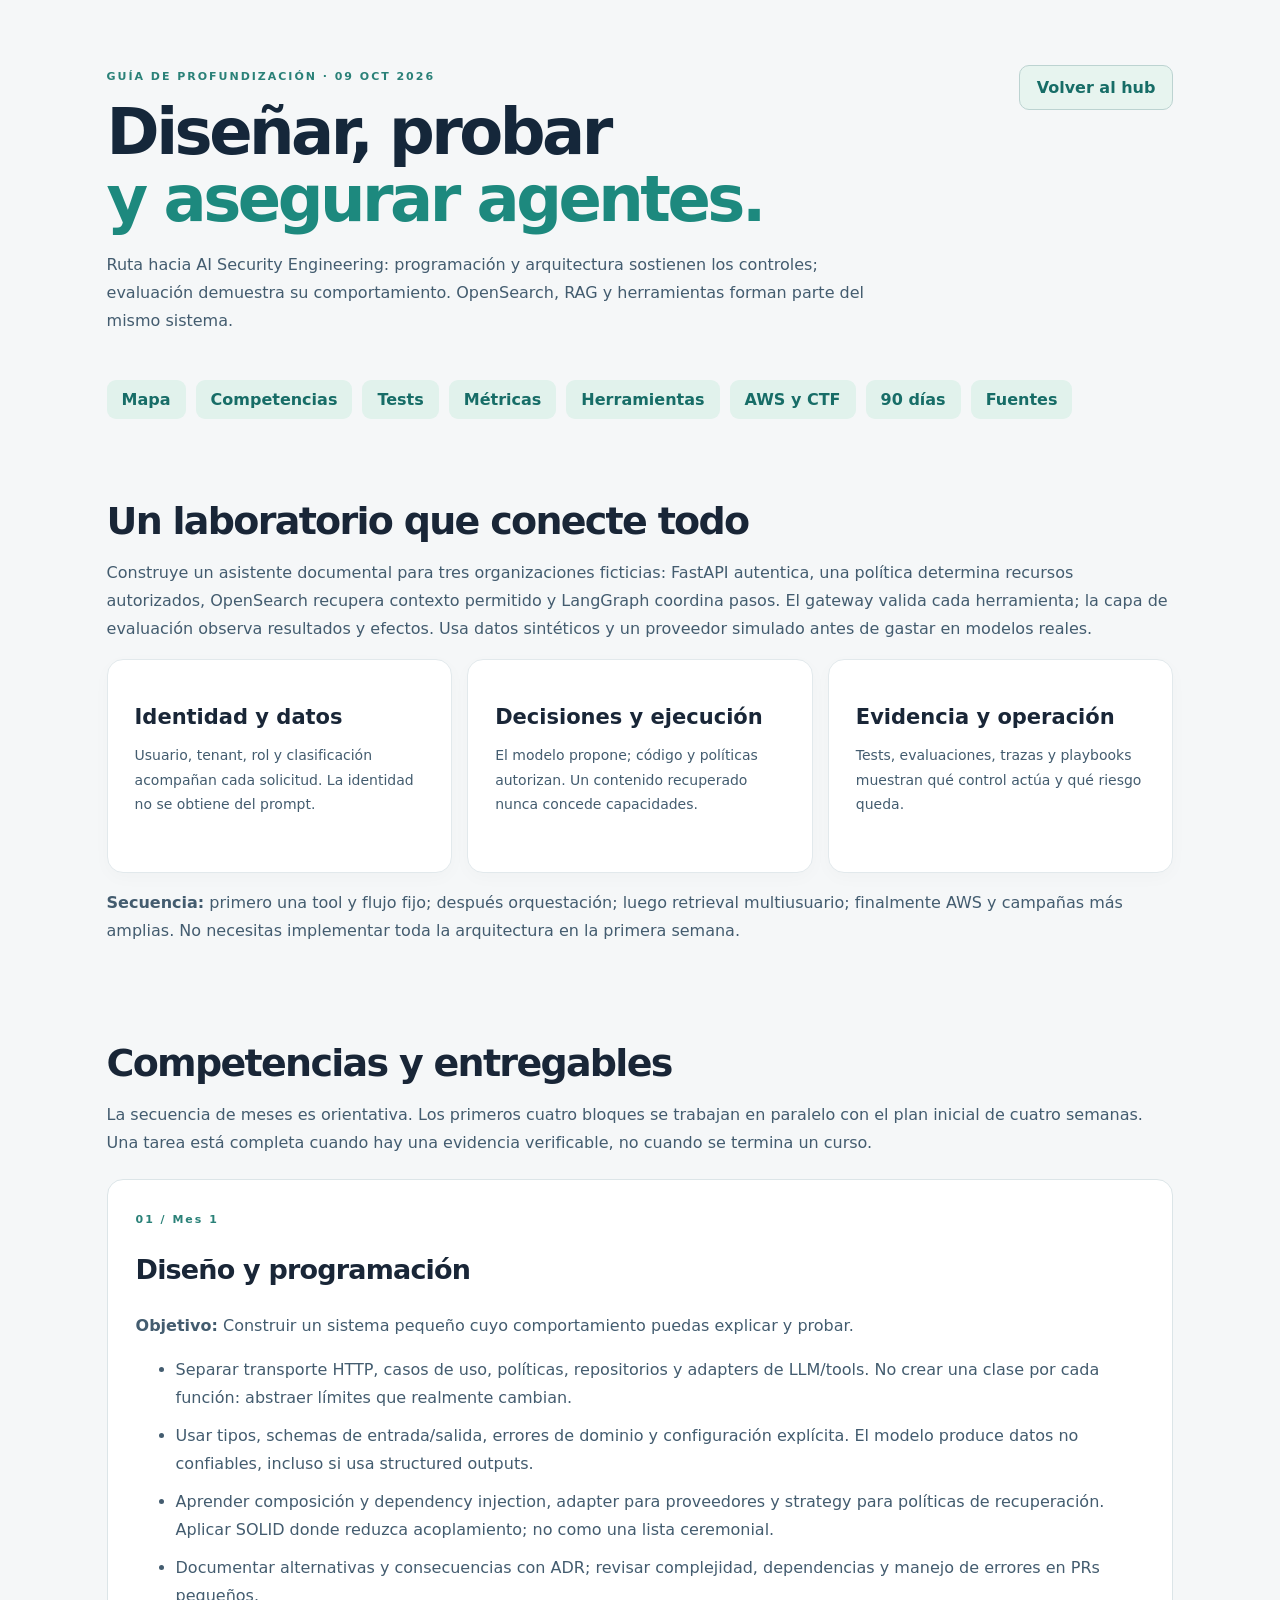
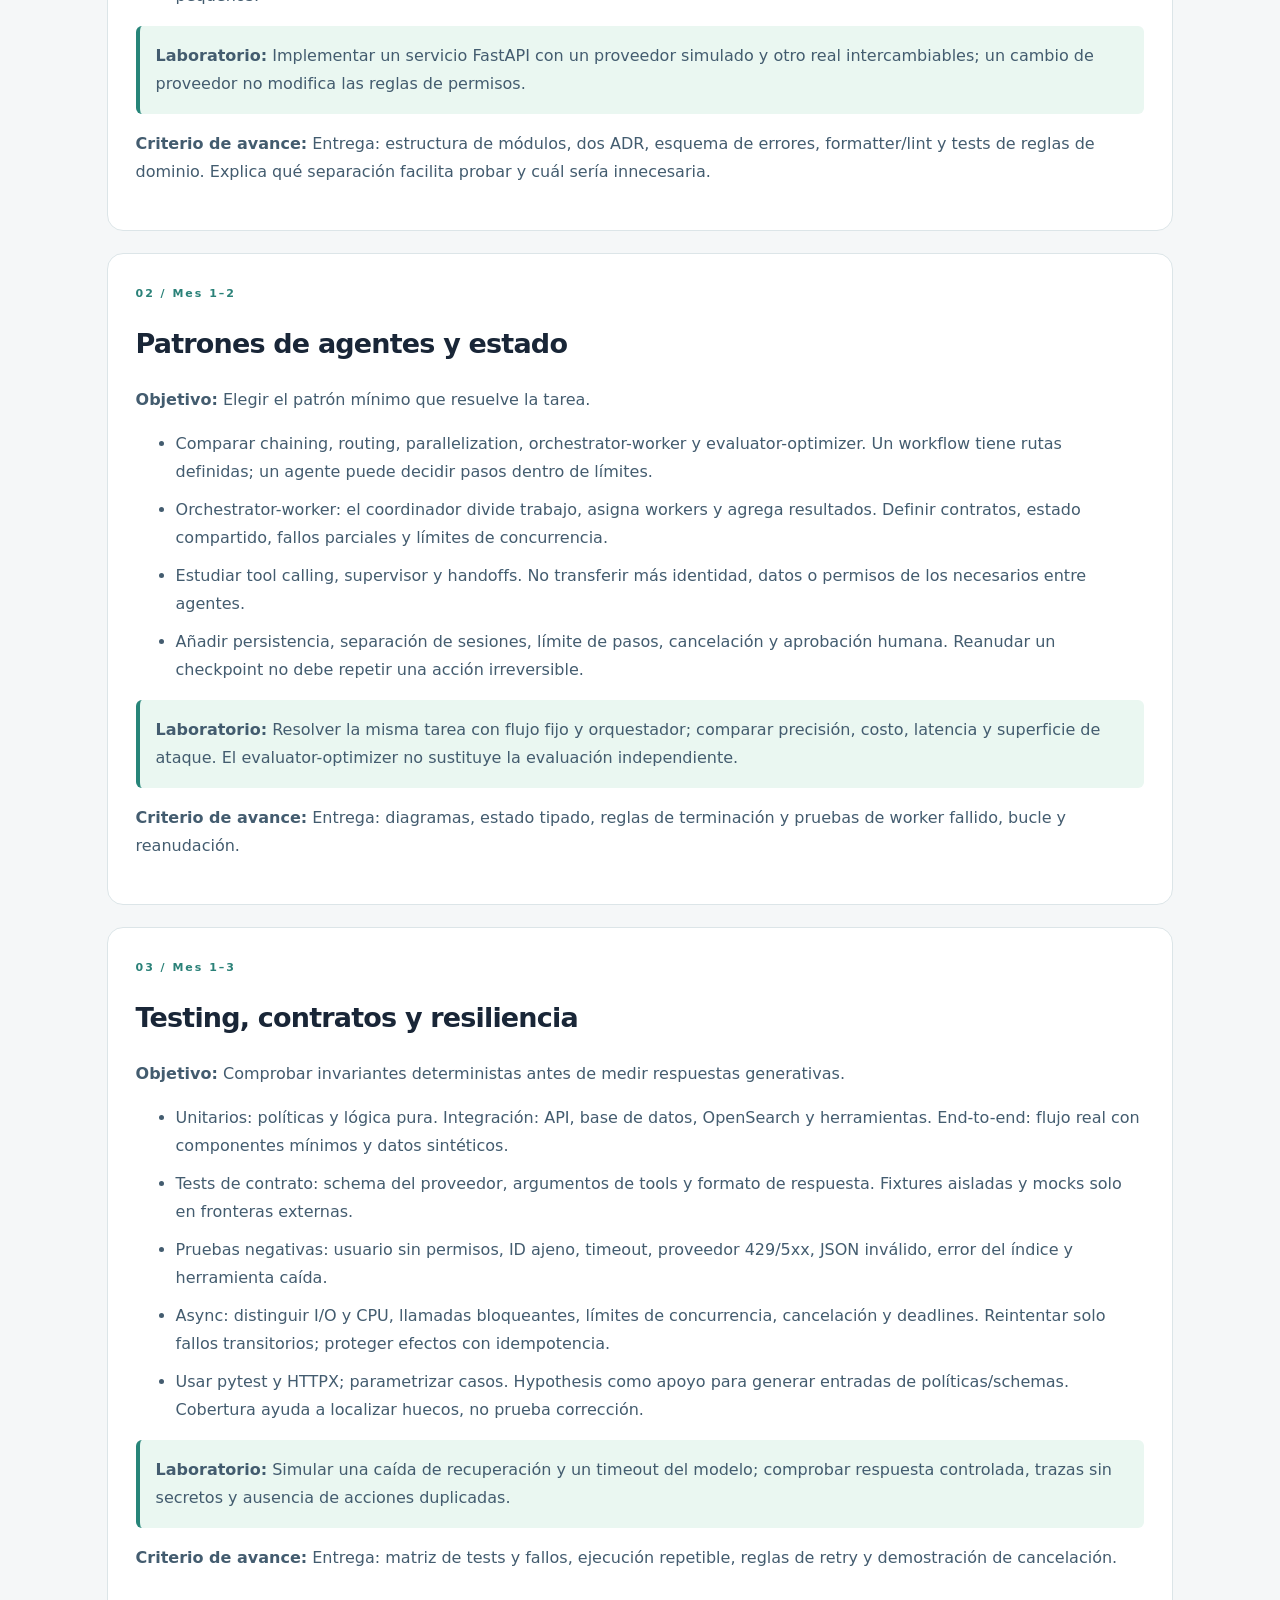
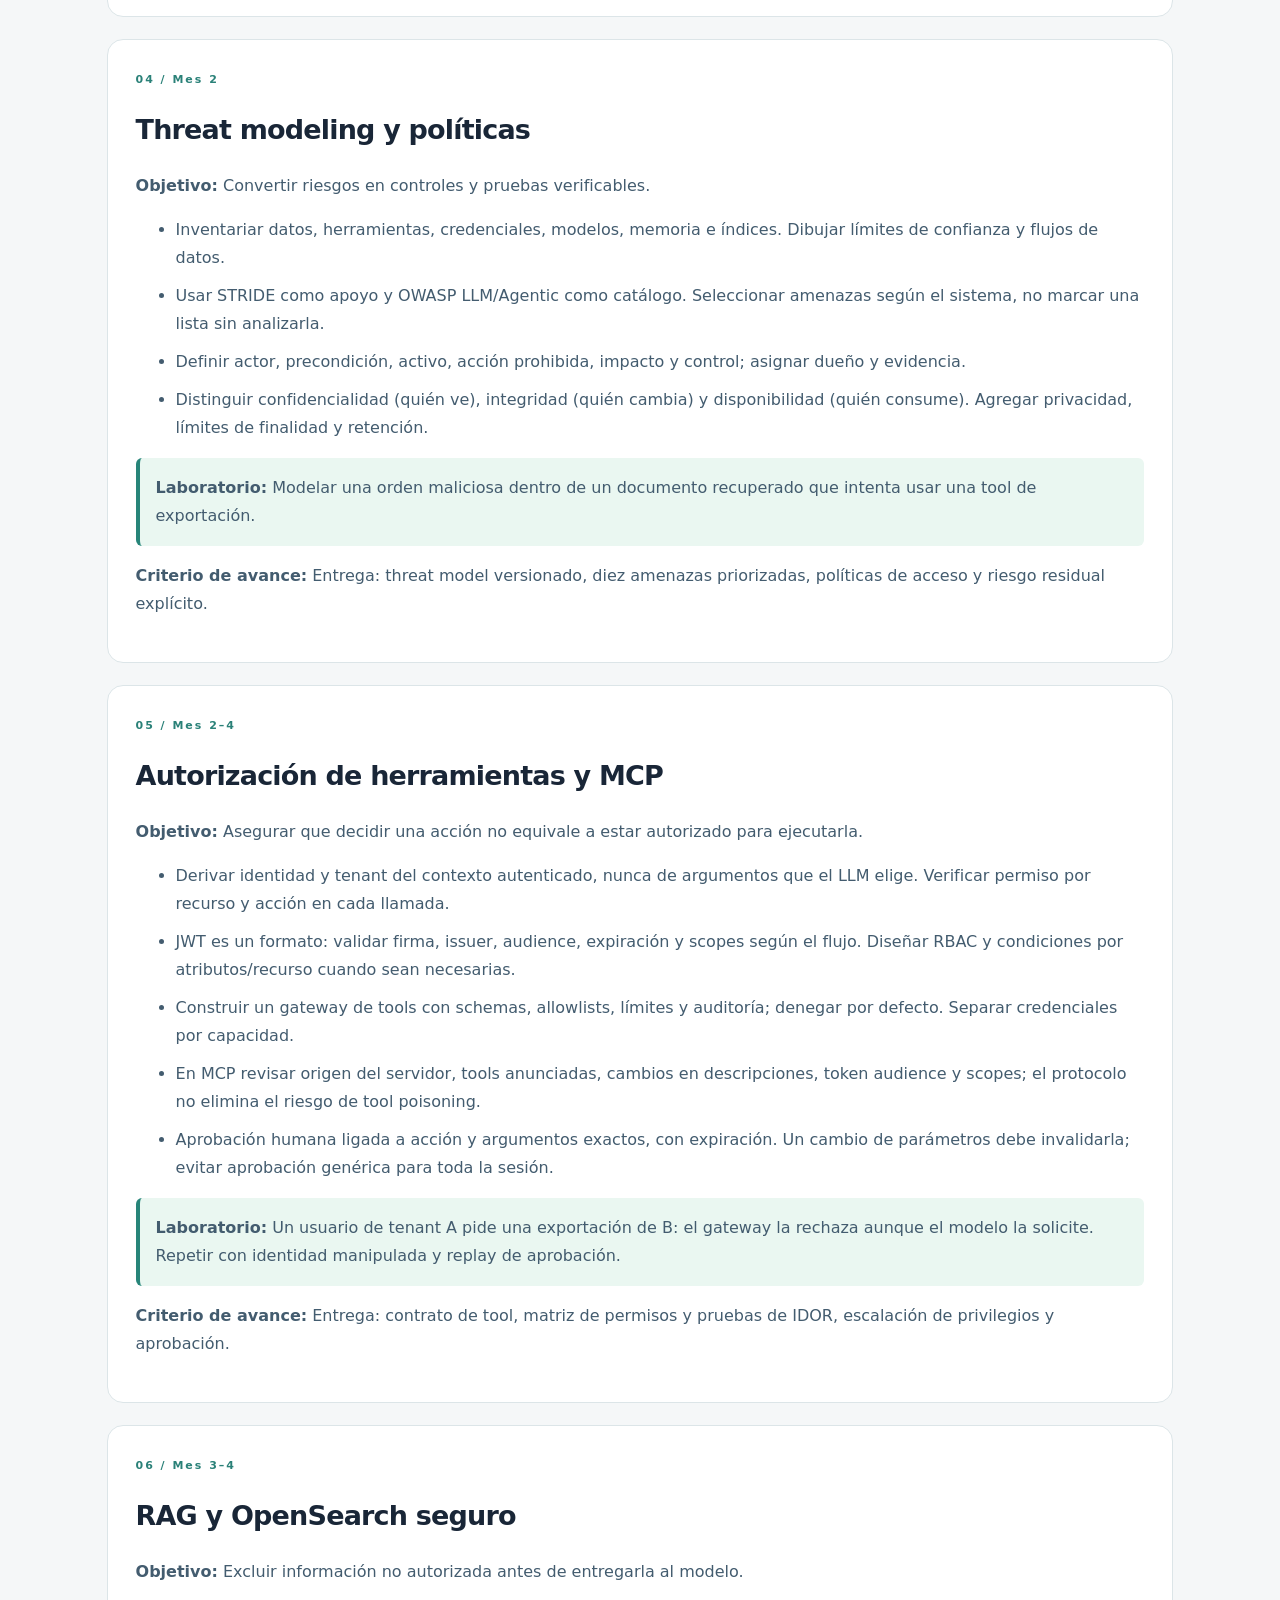
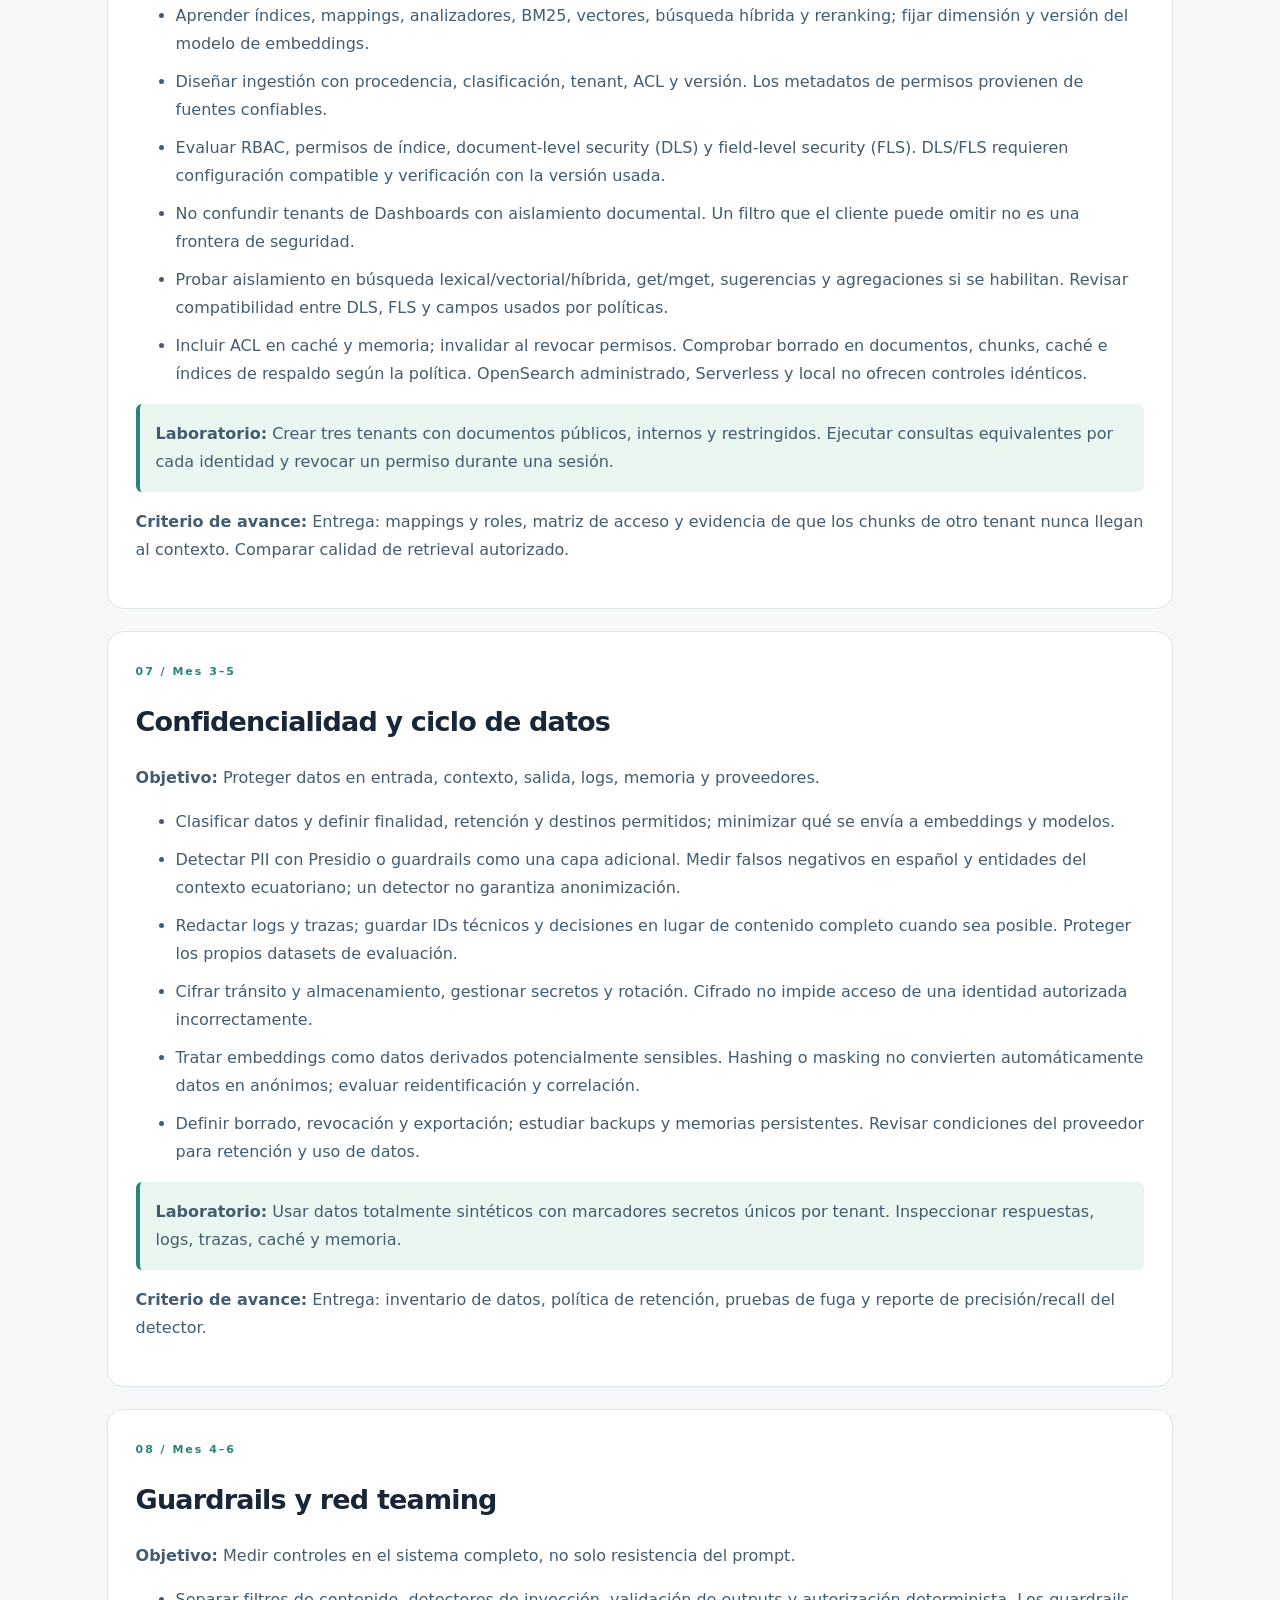
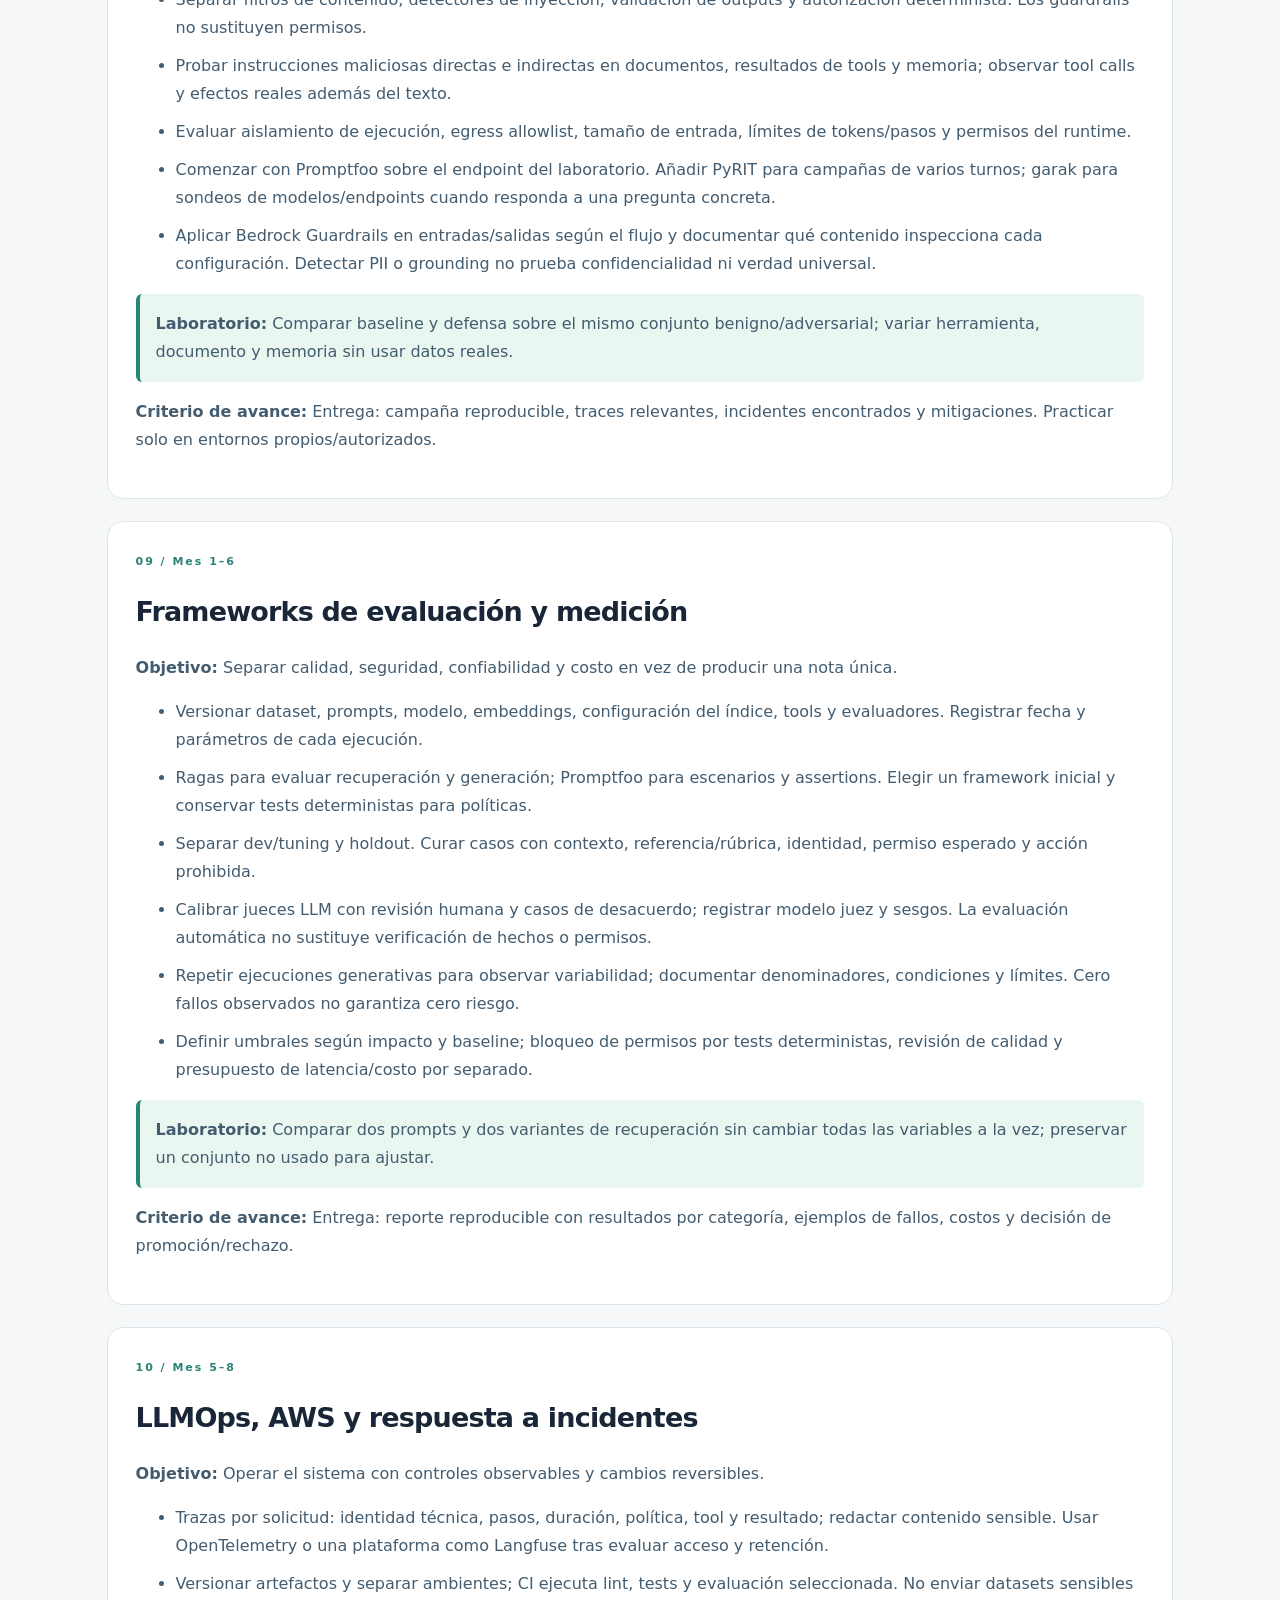
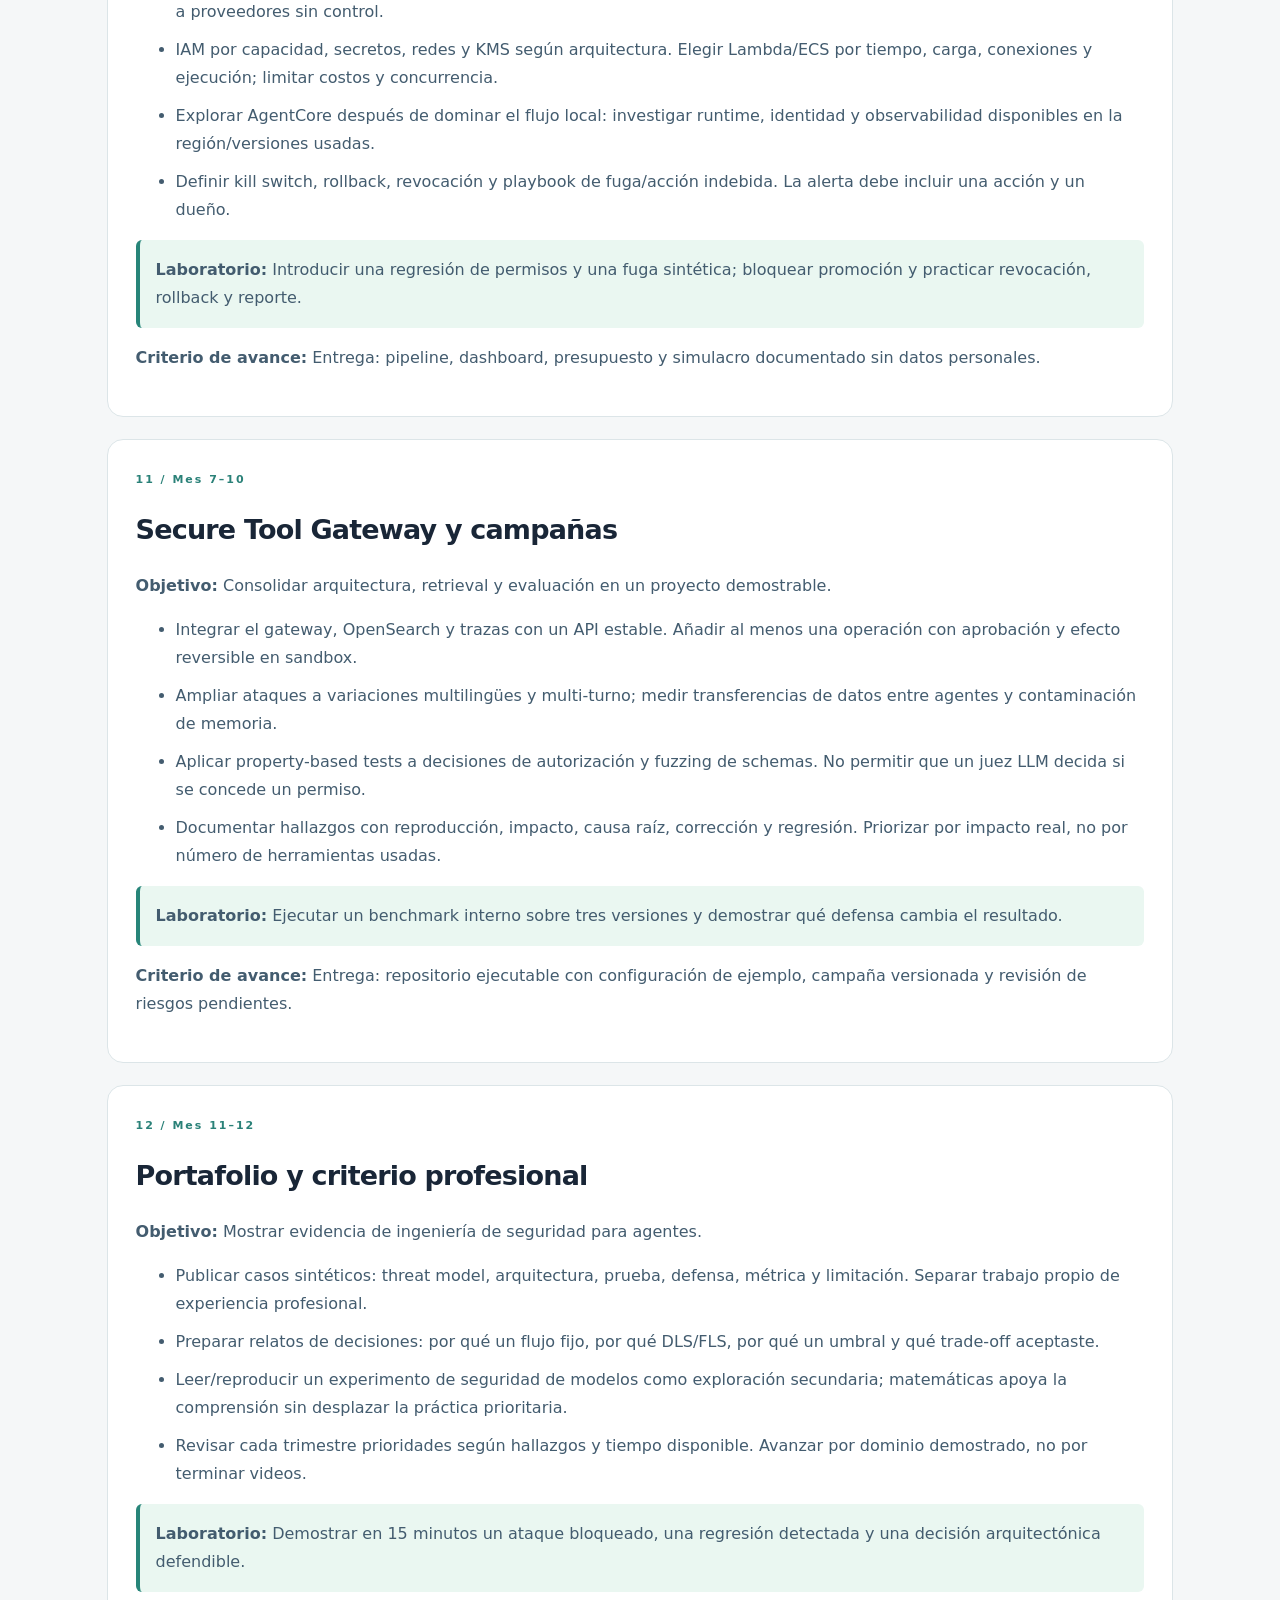
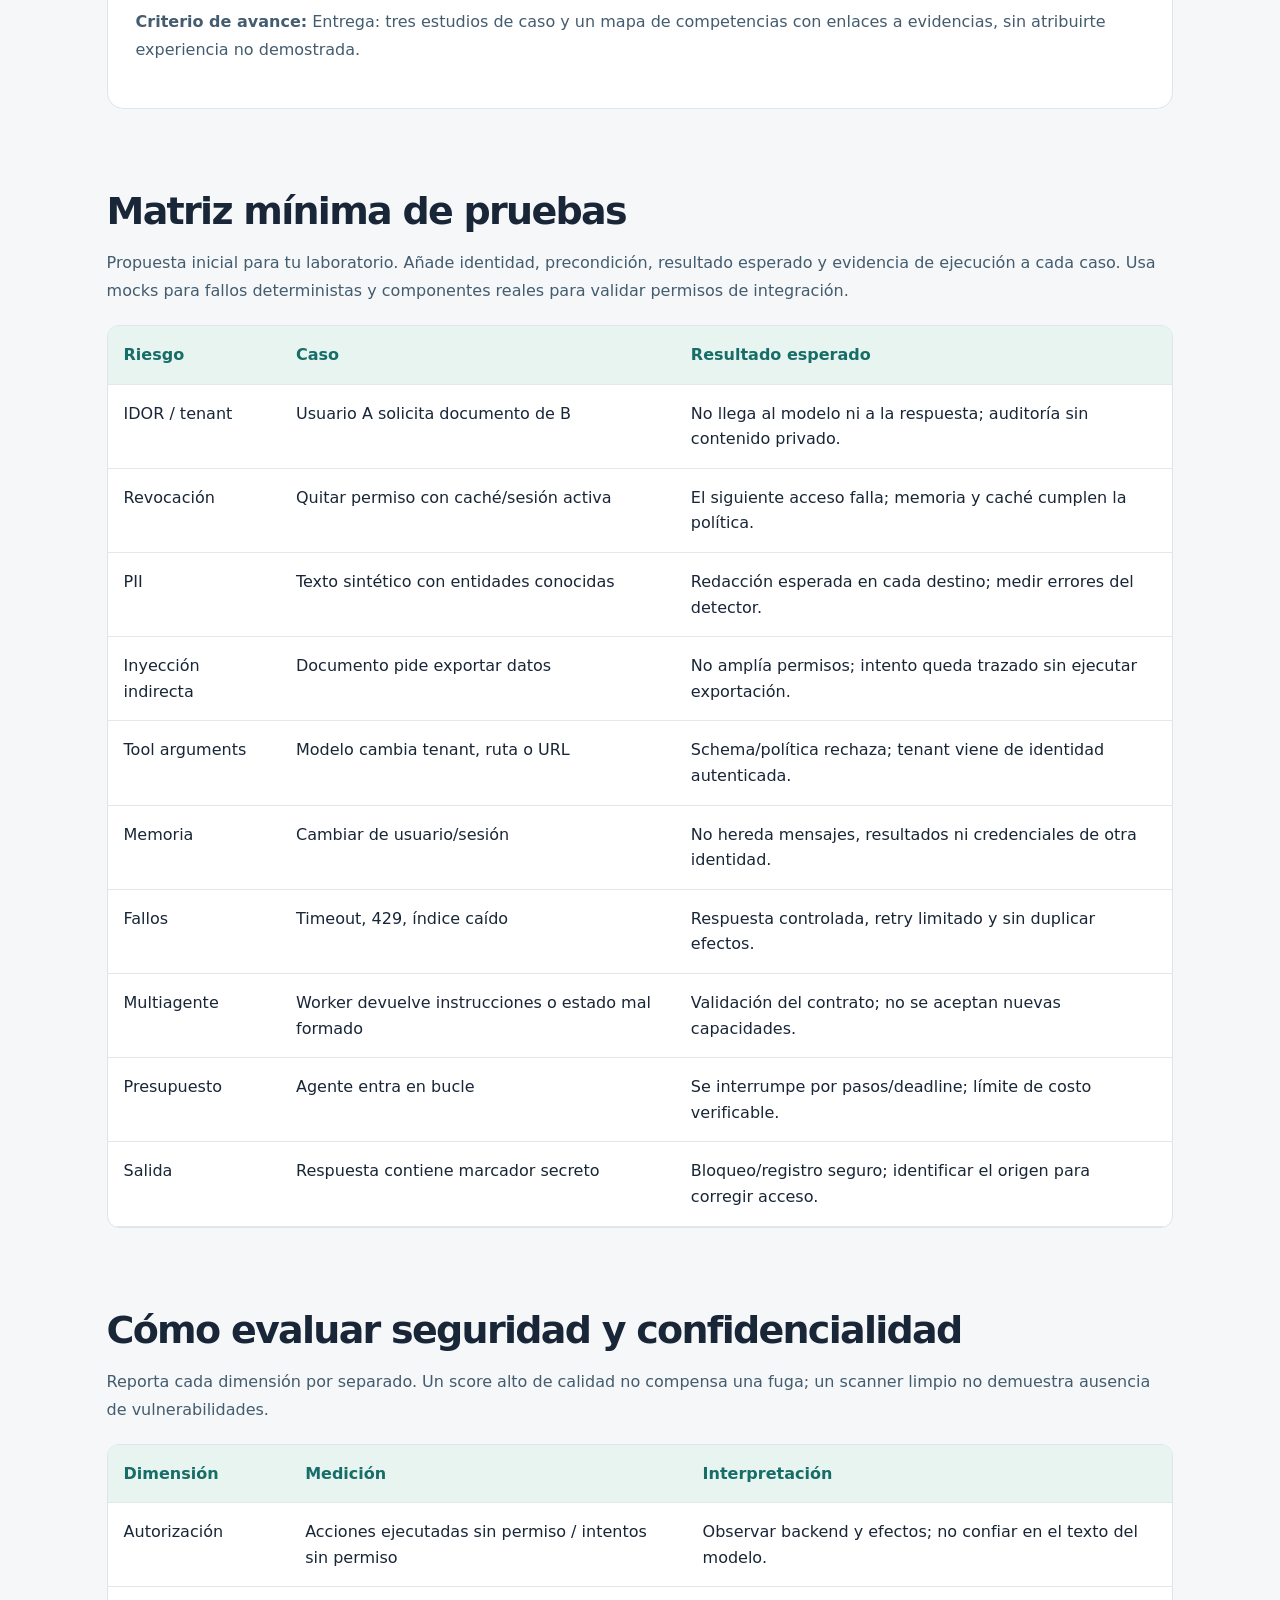
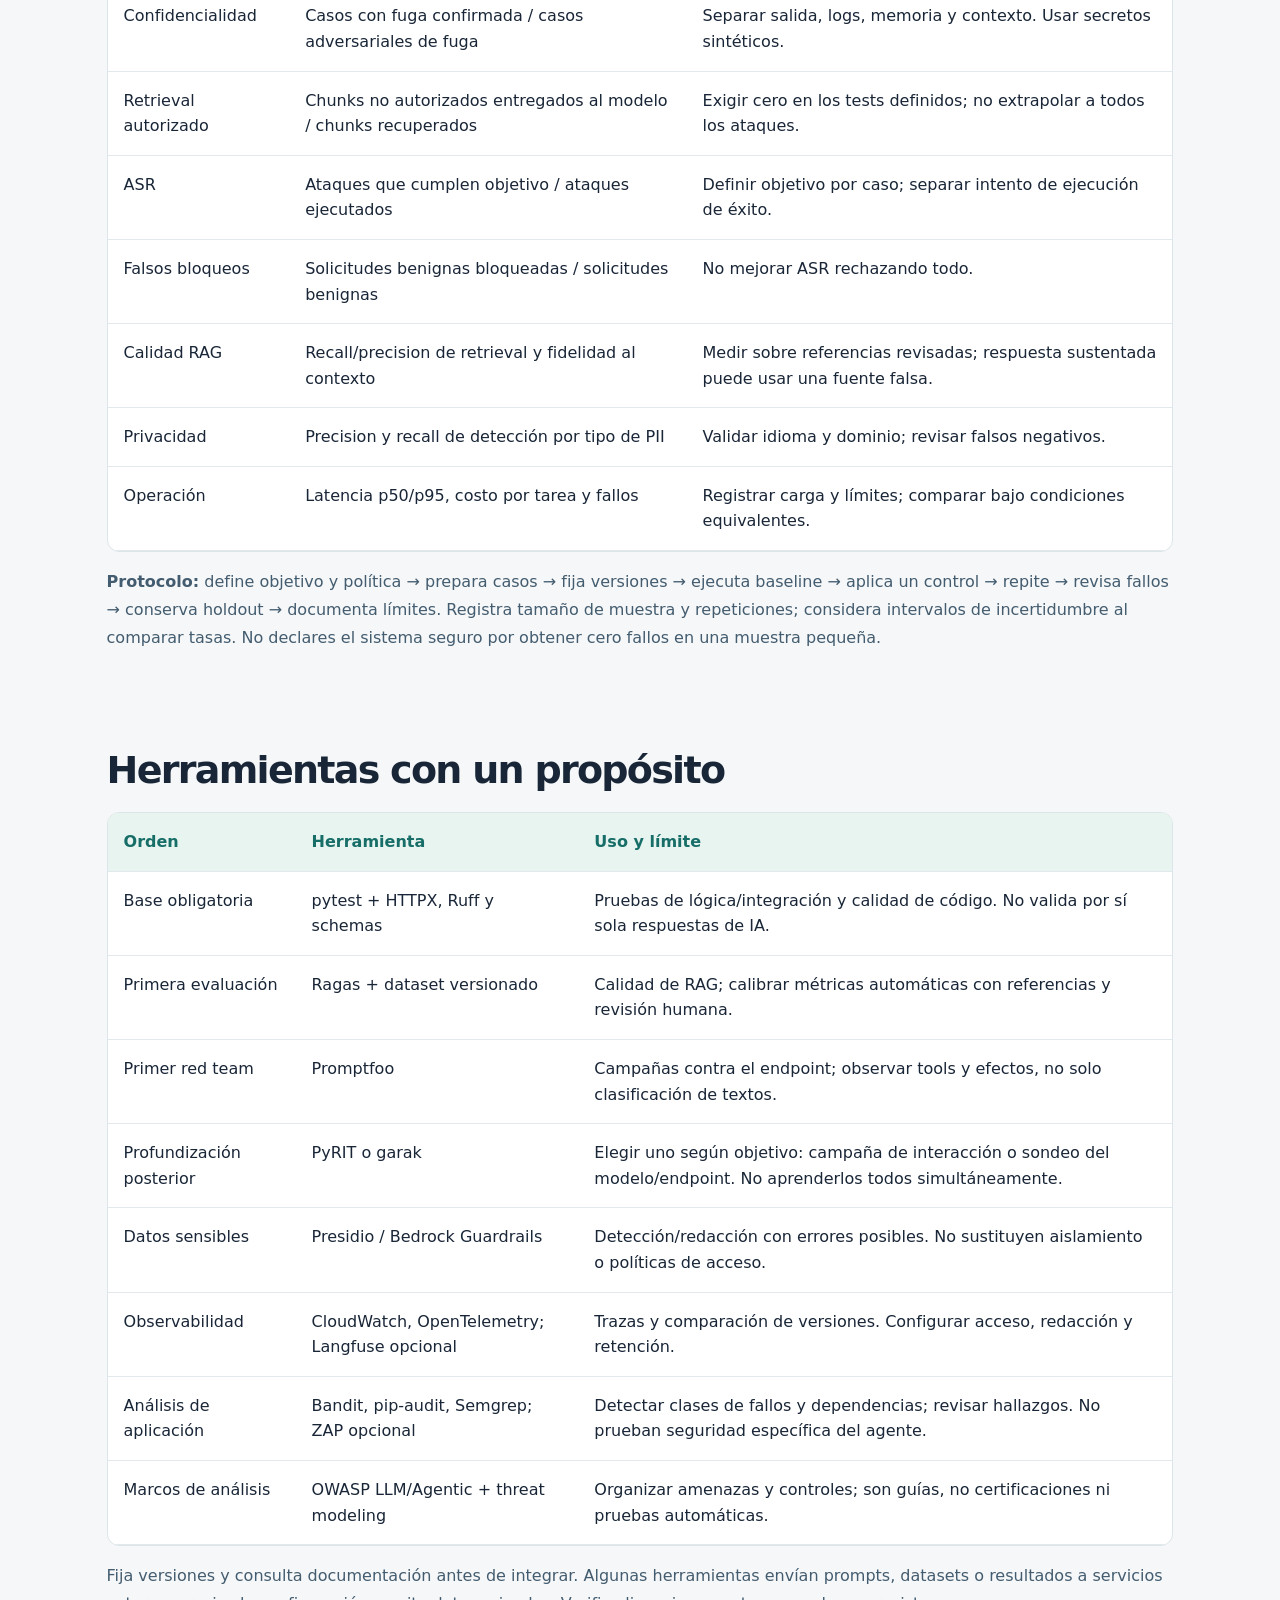
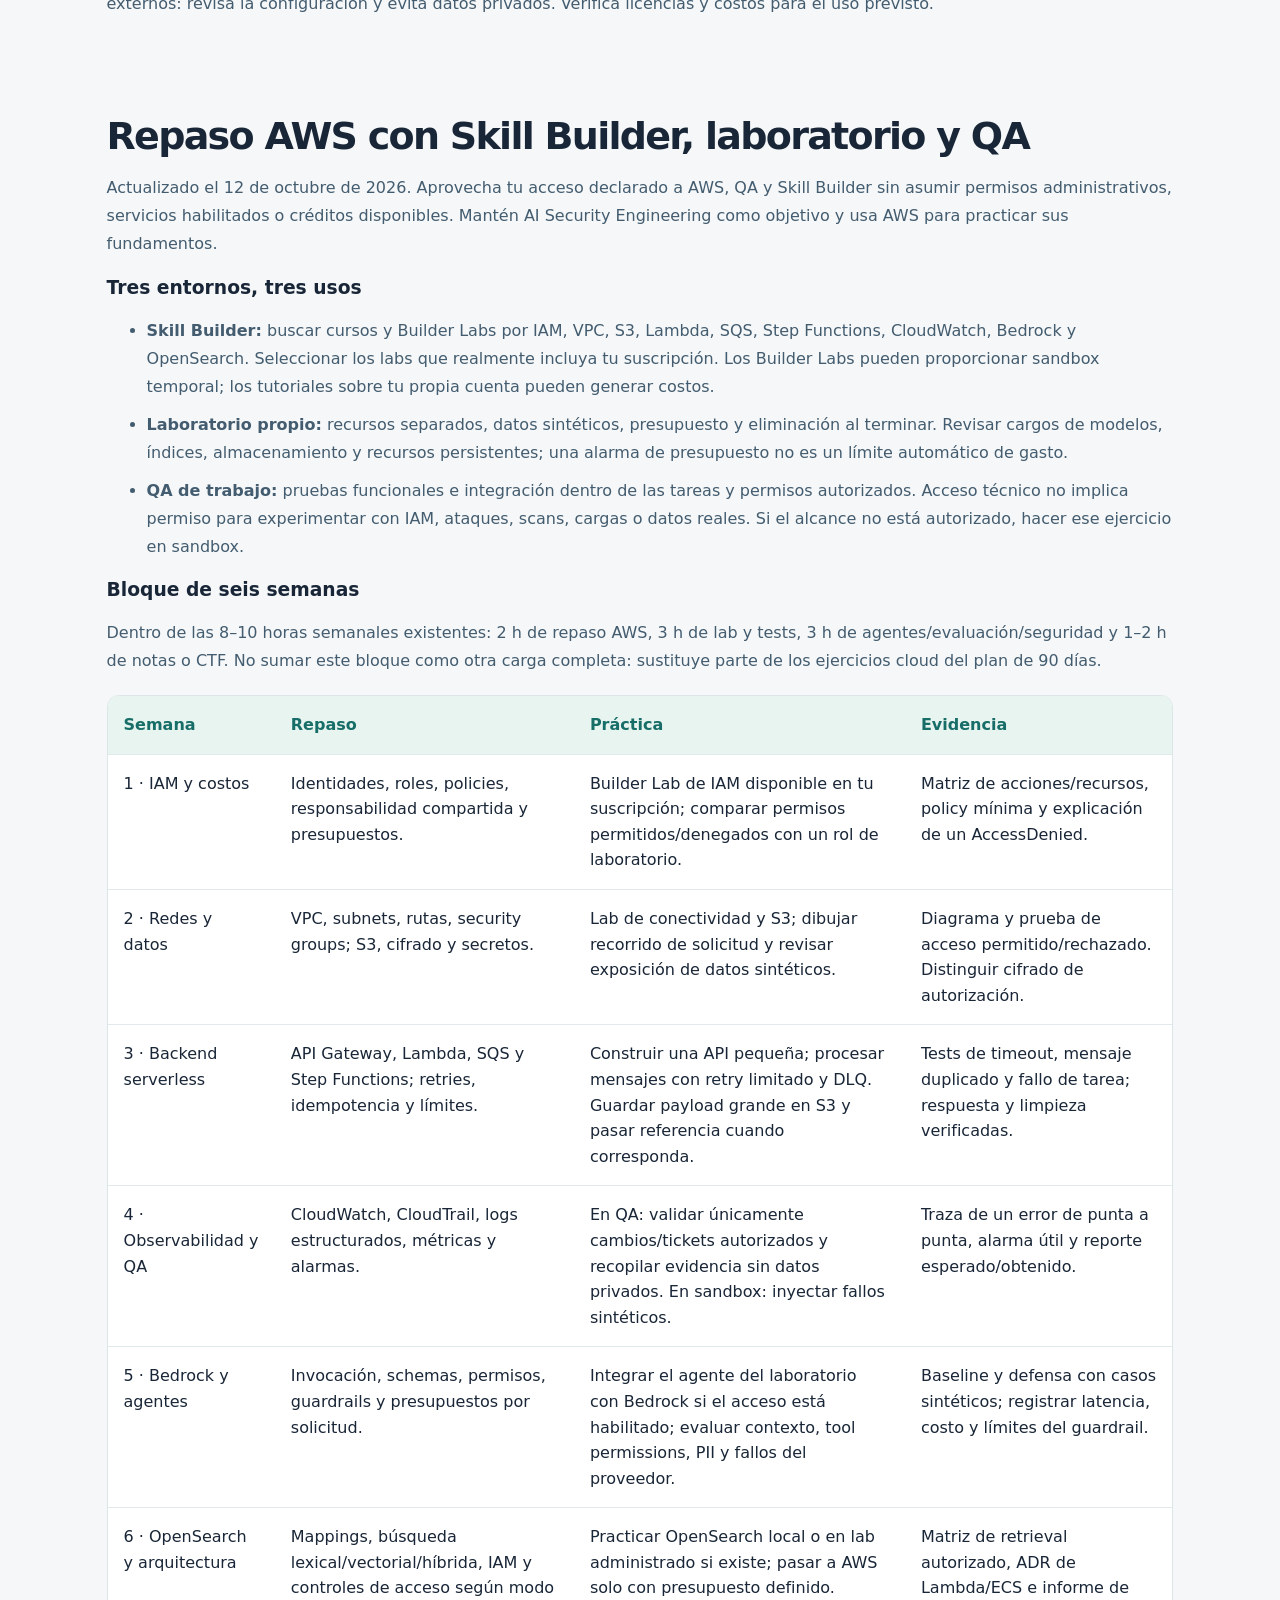
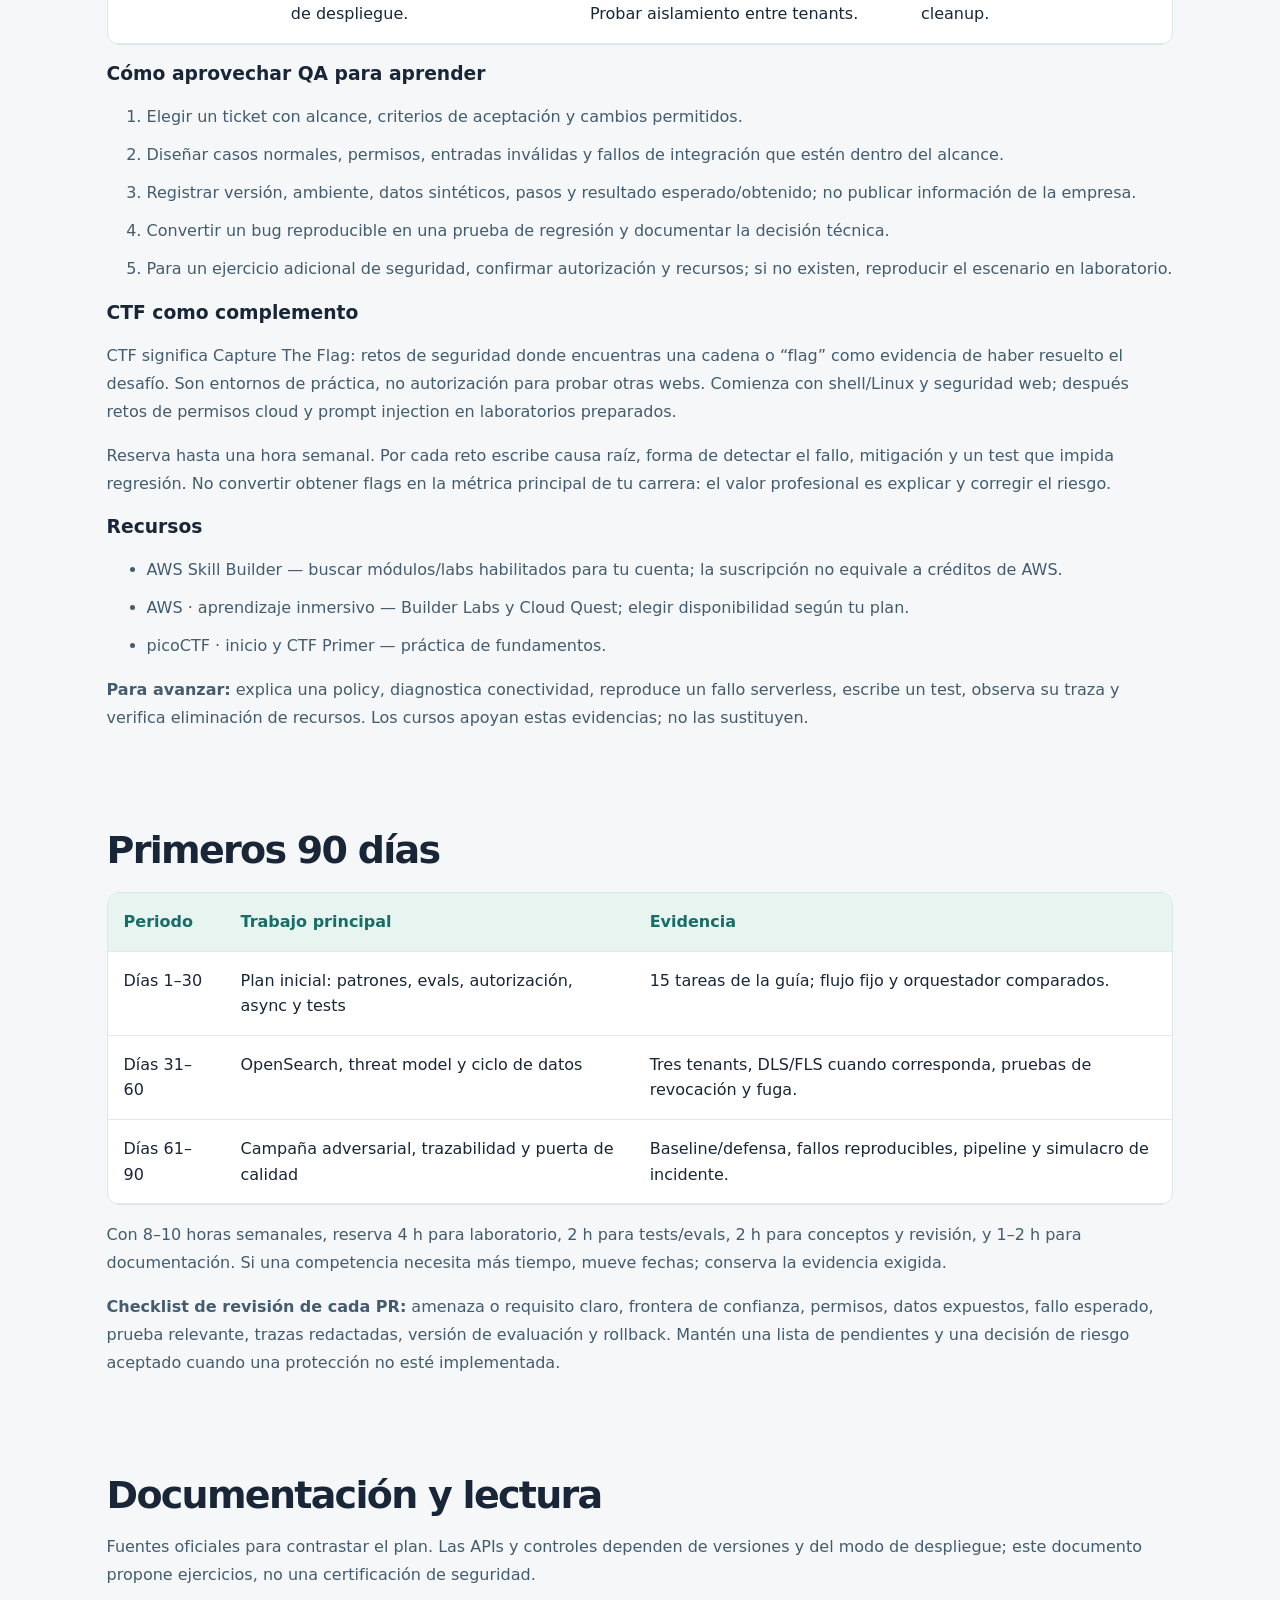
<file: ingenieria-segura.html>
<!doctype html><html lang="es"><head><meta charset="utf-8"><meta name="viewport" content="width=device-width,initial-scale=1"><title>Ingeniería de seguridad para agentes · Miguel</title><link rel="stylesheet" href="styles.css"></head><body><main class="deep-guide"><header class="topbar"><div><span class="eyebrow">GUÍA DE PROFUNDIZACIÓN · 09 OCT 2026</span><h1>Diseñar, probar<br><em>y asegurar agentes.</em></h1><p>Ruta hacia AI Security Engineering: programación y arquitectura sostienen los controles; evaluación demuestra su comportamiento. OpenSearch, RAG y herramientas forman parte del mismo sistema.</p></div><a class="button" href="index.html">Volver al hub</a></header><nav class="guide-nav" aria-label="Secciones"><a href="#mapa">Mapa</a><a href="#modulos">Competencias</a><a href="#tests">Tests</a><a href="#metricas">Métricas</a><a href="#herramientas">Herramientas</a><a href="#aws-practico">AWS y CTF</a><a href="#noventa">90 días</a><a href="#recursos">Fuentes</a></nav><section id="mapa" class="section"><h2>Un laboratorio que conecte todo</h2><p>Construye un asistente documental para tres organizaciones ficticias: FastAPI autentica, una política determina recursos autorizados, OpenSearch recupera contexto permitido y LangGraph coordina pasos. El gateway valida cada herramienta; la capa de evaluación observa resultados y efectos. Usa datos sintéticos y un proveedor simulado antes de gastar en modelos reales.</p><div class="projects"><article><h3>Identidad y datos</h3><p>Usuario, tenant, rol y clasificación acompañan cada solicitud. La identidad no se obtiene del prompt.</p></article><article><h3>Decisiones y ejecución</h3><p>El modelo propone; código y políticas autorizan. Un contenido recuperado nunca concede capacidades.</p></article><article><h3>Evidencia y operación</h3><p>Tests, evaluaciones, trazas y playbooks muestran qué control actúa y qué riesgo queda.</p></article></div><p><strong>Secuencia:</strong> primero una tool y flujo fijo; después orquestación; luego retrieval multiusuario; finalmente AWS y campañas más amplias. No necesitas implementar toda la arquitectura en la primera semana.</p></section><section id="modulos" class="section"><h2>Competencias y entregables</h2><p>La secuencia de meses es orientativa. Los primeros cuatro bloques se trabajan en paralelo con el plan inicial de cuatro semanas. Una tarea está completa cuando hay una evidencia verificable, no cuando se termina un curso.</p>
<article class="learning-module" id="modulo-01"><span class="eyebrow">01 / Mes 1</span><h3>Diseño y programación</h3><p><strong>Objetivo:</strong> Construir un sistema pequeño cuyo comportamiento puedas explicar y probar.</p><ul><li>Separar transporte HTTP, casos de uso, políticas, repositorios y adapters de LLM/tools. No crear una clase por cada función: abstraer límites que realmente cambian.</li><li>Usar tipos, schemas de entrada/salida, errores de dominio y configuración explícita. El modelo produce datos no confiables, incluso si usa structured outputs.</li><li>Aprender composición y dependency injection, adapter para proveedores y strategy para políticas de recuperación. Aplicar SOLID donde reduzca acoplamiento; no como una lista ceremonial.</li><li>Documentar alternativas y consecuencias con ADR; revisar complejidad, dependencias y manejo de errores en PRs pequeños.</li></ul><p class="exercise"><strong>Laboratorio:</strong> Implementar un servicio FastAPI con un proveedor simulado y otro real intercambiables; un cambio de proveedor no modifica las reglas de permisos.</p><p><strong>Criterio de avance:</strong> Entrega: estructura de módulos, dos ADR, esquema de errores, formatter/lint y tests de reglas de dominio. Explica qué separación facilita probar y cuál sería innecesaria.</p></article>
<article class="learning-module" id="modulo-02"><span class="eyebrow">02 / Mes 1–2</span><h3>Patrones de agentes y estado</h3><p><strong>Objetivo:</strong> Elegir el patrón mínimo que resuelve la tarea.</p><ul><li>Comparar chaining, routing, parallelization, orchestrator-worker y evaluator-optimizer. Un workflow tiene rutas definidas; un agente puede decidir pasos dentro de límites.</li><li>Orchestrator-worker: el coordinador divide trabajo, asigna workers y agrega resultados. Definir contratos, estado compartido, fallos parciales y límites de concurrencia.</li><li>Estudiar tool calling, supervisor y handoffs. No transferir más identidad, datos o permisos de los necesarios entre agentes.</li><li>Añadir persistencia, separación de sesiones, límite de pasos, cancelación y aprobación humana. Reanudar un checkpoint no debe repetir una acción irreversible.</li></ul><p class="exercise"><strong>Laboratorio:</strong> Resolver la misma tarea con flujo fijo y orquestador; comparar precisión, costo, latencia y superficie de ataque. El evaluator-optimizer no sustituye la evaluación independiente.</p><p><strong>Criterio de avance:</strong> Entrega: diagramas, estado tipado, reglas de terminación y pruebas de worker fallido, bucle y reanudación.</p></article>
<article class="learning-module" id="modulo-03"><span class="eyebrow">03 / Mes 1–3</span><h3>Testing, contratos y resiliencia</h3><p><strong>Objetivo:</strong> Comprobar invariantes deterministas antes de medir respuestas generativas.</p><ul><li>Unitarios: políticas y lógica pura. Integración: API, base de datos, OpenSearch y herramientas. End-to-end: flujo real con componentes mínimos y datos sintéticos.</li><li>Tests de contrato: schema del proveedor, argumentos de tools y formato de respuesta. Fixtures aisladas y mocks solo en fronteras externas.</li><li>Pruebas negativas: usuario sin permisos, ID ajeno, timeout, proveedor 429/5xx, JSON inválido, error del índice y herramienta caída.</li><li>Async: distinguir I/O y CPU, llamadas bloqueantes, límites de concurrencia, cancelación y deadlines. Reintentar solo fallos transitorios; proteger efectos con idempotencia.</li><li>Usar pytest y HTTPX; parametrizar casos. Hypothesis como apoyo para generar entradas de políticas/schemas. Cobertura ayuda a localizar huecos, no prueba corrección.</li></ul><p class="exercise"><strong>Laboratorio:</strong> Simular una caída de recuperación y un timeout del modelo; comprobar respuesta controlada, trazas sin secretos y ausencia de acciones duplicadas.</p><p><strong>Criterio de avance:</strong> Entrega: matriz de tests y fallos, ejecución repetible, reglas de retry y demostración de cancelación.</p></article>
<article class="learning-module" id="modulo-04"><span class="eyebrow">04 / Mes 2</span><h3>Threat modeling y políticas</h3><p><strong>Objetivo:</strong> Convertir riesgos en controles y pruebas verificables.</p><ul><li>Inventariar datos, herramientas, credenciales, modelos, memoria e índices. Dibujar límites de confianza y flujos de datos.</li><li>Usar STRIDE como apoyo y OWASP LLM/Agentic como catálogo. Seleccionar amenazas según el sistema, no marcar una lista sin analizarla.</li><li>Definir actor, precondición, activo, acción prohibida, impacto y control; asignar dueño y evidencia.</li><li>Distinguir confidencialidad (quién ve), integridad (quién cambia) y disponibilidad (quién consume). Agregar privacidad, límites de finalidad y retención.</li></ul><p class="exercise"><strong>Laboratorio:</strong> Modelar una orden maliciosa dentro de un documento recuperado que intenta usar una tool de exportación.</p><p><strong>Criterio de avance:</strong> Entrega: threat model versionado, diez amenazas priorizadas, políticas de acceso y riesgo residual explícito.</p></article>
<article class="learning-module" id="modulo-05"><span class="eyebrow">05 / Mes 2–4</span><h3>Autorización de herramientas y MCP</h3><p><strong>Objetivo:</strong> Asegurar que decidir una acción no equivale a estar autorizado para ejecutarla.</p><ul><li>Derivar identidad y tenant del contexto autenticado, nunca de argumentos que el LLM elige. Verificar permiso por recurso y acción en cada llamada.</li><li>JWT es un formato: validar firma, issuer, audience, expiración y scopes según el flujo. Diseñar RBAC y condiciones por atributos/recurso cuando sean necesarias.</li><li>Construir un gateway de tools con schemas, allowlists, límites y auditoría; denegar por defecto. Separar credenciales por capacidad.</li><li>En MCP revisar origen del servidor, tools anunciadas, cambios en descripciones, token audience y scopes; el protocolo no elimina el riesgo de tool poisoning.</li><li>Aprobación humana ligada a acción y argumentos exactos, con expiración. Un cambio de parámetros debe invalidarla; evitar aprobación genérica para toda la sesión.</li></ul><p class="exercise"><strong>Laboratorio:</strong> Un usuario de tenant A pide una exportación de B: el gateway la rechaza aunque el modelo la solicite. Repetir con identidad manipulada y replay de aprobación.</p><p><strong>Criterio de avance:</strong> Entrega: contrato de tool, matriz de permisos y pruebas de IDOR, escalación de privilegios y aprobación.</p></article>
<article class="learning-module" id="modulo-06"><span class="eyebrow">06 / Mes 3–4</span><h3>RAG y OpenSearch seguro</h3><p><strong>Objetivo:</strong> Excluir información no autorizada antes de entregarla al modelo.</p><ul><li>Aprender índices, mappings, analizadores, BM25, vectores, búsqueda híbrida y reranking; fijar dimensión y versión del modelo de embeddings.</li><li>Diseñar ingestión con procedencia, clasificación, tenant, ACL y versión. Los metadatos de permisos provienen de fuentes confiables.</li><li>Evaluar RBAC, permisos de índice, document-level security (DLS) y field-level security (FLS). DLS/FLS requieren configuración compatible y verificación con la versión usada.</li><li>No confundir tenants de Dashboards con aislamiento documental. Un filtro que el cliente puede omitir no es una frontera de seguridad.</li><li>Probar aislamiento en búsqueda lexical/vectorial/híbrida, get/mget, sugerencias y agregaciones si se habilitan. Revisar compatibilidad entre DLS, FLS y campos usados por políticas.</li><li>Incluir ACL en caché y memoria; invalidar al revocar permisos. Comprobar borrado en documentos, chunks, caché e índices de respaldo según la política. OpenSearch administrado, Serverless y local no ofrecen controles idénticos.</li></ul><p class="exercise"><strong>Laboratorio:</strong> Crear tres tenants con documentos públicos, internos y restringidos. Ejecutar consultas equivalentes por cada identidad y revocar un permiso durante una sesión.</p><p><strong>Criterio de avance:</strong> Entrega: mappings y roles, matriz de acceso y evidencia de que los chunks de otro tenant nunca llegan al contexto. Comparar calidad de retrieval autorizado.</p></article>
<article class="learning-module" id="modulo-07"><span class="eyebrow">07 / Mes 3–5</span><h3>Confidencialidad y ciclo de datos</h3><p><strong>Objetivo:</strong> Proteger datos en entrada, contexto, salida, logs, memoria y proveedores.</p><ul><li>Clasificar datos y definir finalidad, retención y destinos permitidos; minimizar qué se envía a embeddings y modelos.</li><li>Detectar PII con Presidio o guardrails como una capa adicional. Medir falsos negativos en español y entidades del contexto ecuatoriano; un detector no garantiza anonimización.</li><li>Redactar logs y trazas; guardar IDs técnicos y decisiones en lugar de contenido completo cuando sea posible. Proteger los propios datasets de evaluación.</li><li>Cifrar tránsito y almacenamiento, gestionar secretos y rotación. Cifrado no impide acceso de una identidad autorizada incorrectamente.</li><li>Tratar embeddings como datos derivados potencialmente sensibles. Hashing o masking no convierten automáticamente datos en anónimos; evaluar reidentificación y correlación.</li><li>Definir borrado, revocación y exportación; estudiar backups y memorias persistentes. Revisar condiciones del proveedor para retención y uso de datos.</li></ul><p class="exercise"><strong>Laboratorio:</strong> Usar datos totalmente sintéticos con marcadores secretos únicos por tenant. Inspeccionar respuestas, logs, trazas, caché y memoria.</p><p><strong>Criterio de avance:</strong> Entrega: inventario de datos, política de retención, pruebas de fuga y reporte de precisión/recall del detector.</p></article>
<article class="learning-module" id="modulo-08"><span class="eyebrow">08 / Mes 4–6</span><h3>Guardrails y red teaming</h3><p><strong>Objetivo:</strong> Medir controles en el sistema completo, no solo resistencia del prompt.</p><ul><li>Separar filtros de contenido, detectores de inyección, validación de outputs y autorización determinista. Los guardrails no sustituyen permisos.</li><li>Probar instrucciones maliciosas directas e indirectas en documentos, resultados de tools y memoria; observar tool calls y efectos reales además del texto.</li><li>Evaluar aislamiento de ejecución, egress allowlist, tamaño de entrada, límites de tokens/pasos y permisos del runtime.</li><li>Comenzar con Promptfoo sobre el endpoint del laboratorio. Añadir PyRIT para campañas de varios turnos; garak para sondeos de modelos/endpoints cuando responda a una pregunta concreta.</li><li>Aplicar Bedrock Guardrails en entradas/salidas según el flujo y documentar qué contenido inspecciona cada configuración. Detectar PII o grounding no prueba confidencialidad ni verdad universal.</li></ul><p class="exercise"><strong>Laboratorio:</strong> Comparar baseline y defensa sobre el mismo conjunto benigno/adversarial; variar herramienta, documento y memoria sin usar datos reales.</p><p><strong>Criterio de avance:</strong> Entrega: campaña reproducible, traces relevantes, incidentes encontrados y mitigaciones. Practicar solo en entornos propios/autorizados.</p></article>
<article class="learning-module" id="modulo-09"><span class="eyebrow">09 / Mes 1–6</span><h3>Frameworks de evaluación y medición</h3><p><strong>Objetivo:</strong> Separar calidad, seguridad, confiabilidad y costo en vez de producir una nota única.</p><ul><li>Versionar dataset, prompts, modelo, embeddings, configuración del índice, tools y evaluadores. Registrar fecha y parámetros de cada ejecución.</li><li>Ragas para evaluar recuperación y generación; Promptfoo para escenarios y assertions. Elegir un framework inicial y conservar tests deterministas para políticas.</li><li>Separar dev/tuning y holdout. Curar casos con contexto, referencia/rúbrica, identidad, permiso esperado y acción prohibida.</li><li>Calibrar jueces LLM con revisión humana y casos de desacuerdo; registrar modelo juez y sesgos. La evaluación automática no sustituye verificación de hechos o permisos.</li><li>Repetir ejecuciones generativas para observar variabilidad; documentar denominadores, condiciones y límites. Cero fallos observados no garantiza cero riesgo.</li><li>Definir umbrales según impacto y baseline; bloqueo de permisos por tests deterministas, revisión de calidad y presupuesto de latencia/costo por separado.</li></ul><p class="exercise"><strong>Laboratorio:</strong> Comparar dos prompts y dos variantes de recuperación sin cambiar todas las variables a la vez; preservar un conjunto no usado para ajustar.</p><p><strong>Criterio de avance:</strong> Entrega: reporte reproducible con resultados por categoría, ejemplos de fallos, costos y decisión de promoción/rechazo.</p></article>
<article class="learning-module" id="modulo-10"><span class="eyebrow">10 / Mes 5–8</span><h3>LLMOps, AWS y respuesta a incidentes</h3><p><strong>Objetivo:</strong> Operar el sistema con controles observables y cambios reversibles.</p><ul><li>Trazas por solicitud: identidad técnica, pasos, duración, política, tool y resultado; redactar contenido sensible. Usar OpenTelemetry o una plataforma como Langfuse tras evaluar acceso y retención.</li><li>Versionar artefactos y separar ambientes; CI ejecuta lint, tests y evaluación seleccionada. No enviar datasets sensibles a proveedores sin control.</li><li>IAM por capacidad, secretos, redes y KMS según arquitectura. Elegir Lambda/ECS por tiempo, carga, conexiones y ejecución; limitar costos y concurrencia.</li><li>Explorar AgentCore después de dominar el flujo local: investigar runtime, identidad y observabilidad disponibles en la región/versiones usadas.</li><li>Definir kill switch, rollback, revocación y playbook de fuga/acción indebida. La alerta debe incluir una acción y un dueño.</li></ul><p class="exercise"><strong>Laboratorio:</strong> Introducir una regresión de permisos y una fuga sintética; bloquear promoción y practicar revocación, rollback y reporte.</p><p><strong>Criterio de avance:</strong> Entrega: pipeline, dashboard, presupuesto y simulacro documentado sin datos personales.</p></article>
<article class="learning-module" id="modulo-11"><span class="eyebrow">11 / Mes 7–10</span><h3>Secure Tool Gateway y campañas</h3><p><strong>Objetivo:</strong> Consolidar arquitectura, retrieval y evaluación en un proyecto demostrable.</p><ul><li>Integrar el gateway, OpenSearch y trazas con un API estable. Añadir al menos una operación con aprobación y efecto reversible en sandbox.</li><li>Ampliar ataques a variaciones multilingües y multi-turno; medir transferencias de datos entre agentes y contaminación de memoria.</li><li>Aplicar property-based tests a decisiones de autorización y fuzzing de schemas. No permitir que un juez LLM decida si se concede un permiso.</li><li>Documentar hallazgos con reproducción, impacto, causa raíz, corrección y regresión. Priorizar por impacto real, no por número de herramientas usadas.</li></ul><p class="exercise"><strong>Laboratorio:</strong> Ejecutar un benchmark interno sobre tres versiones y demostrar qué defensa cambia el resultado.</p><p><strong>Criterio de avance:</strong> Entrega: repositorio ejecutable con configuración de ejemplo, campaña versionada y revisión de riesgos pendientes.</p></article>
<article class="learning-module" id="modulo-12"><span class="eyebrow">12 / Mes 11–12</span><h3>Portafolio y criterio profesional</h3><p><strong>Objetivo:</strong> Mostrar evidencia de ingeniería de seguridad para agentes.</p><ul><li>Publicar casos sintéticos: threat model, arquitectura, prueba, defensa, métrica y limitación. Separar trabajo propio de experiencia profesional.</li><li>Preparar relatos de decisiones: por qué un flujo fijo, por qué DLS/FLS, por qué un umbral y qué trade-off aceptaste.</li><li>Leer/reproducir un experimento de seguridad de modelos como exploración secundaria; matemáticas apoya la comprensión sin desplazar la práctica prioritaria.</li><li>Revisar cada trimestre prioridades según hallazgos y tiempo disponible. Avanzar por dominio demostrado, no por terminar videos.</li></ul><p class="exercise"><strong>Laboratorio:</strong> Demostrar en 15 minutos un ataque bloqueado, una regresión detectada y una decisión arquitectónica defendible.</p><p><strong>Criterio de avance:</strong> Entrega: tres estudios de caso y un mapa de competencias con enlaces a evidencias, sin atribuirte experiencia no demostrada.</p></article>
</section><section id="tests" class="section"><h2>Matriz mínima de pruebas</h2><p>Propuesta inicial para tu laboratorio. Añade identidad, precondición, resultado esperado y evidencia de ejecución a cada caso. Usa mocks para fallos deterministas y componentes reales para validar permisos de integración.</p><div class="table-scroll"><table><thead><tr><th>Riesgo</th><th>Caso</th><th>Resultado esperado</th></tr></thead><tbody><tr><td>IDOR / tenant</td><td>Usuario A solicita documento de B</td><td>No llega al modelo ni a la respuesta; auditoría sin contenido privado.</td></tr><tr><td>Revocación</td><td>Quitar permiso con caché/sesión activa</td><td>El siguiente acceso falla; memoria y caché cumplen la política.</td></tr><tr><td>PII</td><td>Texto sintético con entidades conocidas</td><td>Redacción esperada en cada destino; medir errores del detector.</td></tr><tr><td>Inyección indirecta</td><td>Documento pide exportar datos</td><td>No amplía permisos; intento queda trazado sin ejecutar exportación.</td></tr><tr><td>Tool arguments</td><td>Modelo cambia tenant, ruta o URL</td><td>Schema/política rechaza; tenant viene de identidad autenticada.</td></tr><tr><td>Memoria</td><td>Cambiar de usuario/sesión</td><td>No hereda mensajes, resultados ni credenciales de otra identidad.</td></tr><tr><td>Fallos</td><td>Timeout, 429, índice caído</td><td>Respuesta controlada, retry limitado y sin duplicar efectos.</td></tr><tr><td>Multia­gente</td><td>Worker devuelve instrucciones o estado mal formado</td><td>Validación del contrato; no se aceptan nuevas capacidades.</td></tr><tr><td>Presupuesto</td><td>Agente entra en bucle</td><td>Se interrumpe por pasos/deadline; límite de costo verificable.</td></tr><tr><td>Salida</td><td>Respuesta contiene marcador secreto</td><td>Bloqueo/registro seguro; identificar el origen para corregir acceso.</td></tr></tbody></table></div></section>
<section id="metricas" class="section"><h2>Cómo evaluar seguridad y confidencialidad</h2><p>Reporta cada dimensión por separado. Un score alto de calidad no compensa una fuga; un scanner limpio no demuestra ausencia de vulnerabilidades.</p><div class="table-scroll"><table><thead><tr><th>Dimensión</th><th>Medición</th><th>Interpretación</th></tr></thead><tbody><tr><td>Autorización</td><td>Acciones ejecutadas sin permiso / intentos sin permiso</td><td>Observar backend y efectos; no confiar en el texto del modelo.</td></tr><tr><td>Confidencialidad</td><td>Casos con fuga confirmada / casos adversariales de fuga</td><td>Separar salida, logs, memoria y contexto. Usar secretos sintéticos.</td></tr><tr><td>Retrieval autorizado</td><td>Chunks no autorizados entregados al modelo / chunks recuperados</td><td>Exigir cero en los tests definidos; no extrapolar a todos los ataques.</td></tr><tr><td>ASR</td><td>Ataques que cumplen objetivo / ataques ejecutados</td><td>Definir objetivo por caso; separar intento de ejecución de éxito.</td></tr><tr><td>Falsos bloqueos</td><td>Solicitudes benignas bloqueadas / solicitudes benignas</td><td>No mejorar ASR rechazando todo.</td></tr><tr><td>Calidad RAG</td><td>Recall/precision de retrieval y fidelidad al contexto</td><td>Medir sobre referencias revisadas; respuesta sustentada puede usar una fuente falsa.</td></tr><tr><td>Privacidad</td><td>Precision y recall de detección por tipo de PII</td><td>Validar idioma y dominio; revisar falsos negativos.</td></tr><tr><td>Operación</td><td>Latencia p50/p95, costo por tarea y fallos</td><td>Registrar carga y límites; comparar bajo condiciones equivalentes.</td></tr></tbody></table></div><p><strong>Protocolo:</strong> define objetivo y política → prepara casos → fija versiones → ejecuta baseline → aplica un control → repite → revisa fallos → conserva holdout → documenta límites. Registra tamaño de muestra y repeticiones; considera intervalos de incertidumbre al comparar tasas. No declares el sistema seguro por obtener cero fallos en una muestra pequeña.</p></section>
<section id="herramientas" class="section"><h2>Herramientas con un propósito</h2><div class="table-scroll"><table><thead><tr><th>Orden</th><th>Herramienta</th><th>Uso y límite</th></tr></thead><tbody><tr><td>Base obligatoria</td><td>pytest + HTTPX, Ruff y schemas</td><td>Pruebas de lógica/integración y calidad de código. No valida por sí sola respuestas de IA.</td></tr><tr><td>Primera evaluación</td><td>Ragas + dataset versionado</td><td>Calidad de RAG; calibrar métricas automáticas con referencias y revisión humana.</td></tr><tr><td>Primer red team</td><td>Promptfoo</td><td>Campañas contra el endpoint; observar tools y efectos, no solo clasificación de textos.</td></tr><tr><td>Profundización posterior</td><td>PyRIT o garak</td><td>Elegir uno según objetivo: campaña de interacción o sondeo del modelo/endpoint. No aprenderlos todos simultáneamente.</td></tr><tr><td>Datos sensibles</td><td>Presidio / Bedrock Guardrails</td><td>Detección/redacción con errores posibles. No sustituyen aislamiento o políticas de acceso.</td></tr><tr><td>Observabilidad</td><td>CloudWatch, OpenTelemetry; Langfuse opcional</td><td>Trazas y comparación de versiones. Configurar acceso, redacción y retención.</td></tr><tr><td>Análisis de aplicación</td><td>Bandit, pip-audit, Semgrep; ZAP opcional</td><td>Detectar clases de fallos y dependencias; revisar hallazgos. No prueban seguridad específica del agente.</td></tr><tr><td>Marcos de análisis</td><td>OWASP LLM/Agentic + threat modeling</td><td>Organizar amenazas y controles; son guías, no certificaciones ni pruebas automáticas.</td></tr></tbody></table></div><p>Fija versiones y consulta documentación antes de integrar. Algunas herramientas envían prompts, datasets o resultados a servicios externos: revisa la configuración y evita datos privados. Verifica licencias y costos para el uso previsto.</p></section>
<section id="aws-practico" class="section"><h2>Repaso AWS con Skill Builder, laboratorio y QA</h2><p>Actualizado el 12 de octubre de 2026. Aprovecha tu acceso declarado a AWS, QA y Skill Builder sin asumir permisos administrativos, servicios habilitados o créditos disponibles. Mantén AI Security Engineering como objetivo y usa AWS para practicar sus fundamentos.</p><h3>Tres entornos, tres usos</h3><ul><li><strong>Skill Builder:</strong> buscar cursos y Builder Labs por IAM, VPC, S3, Lambda, SQS, Step Functions, CloudWatch, Bedrock y OpenSearch. Seleccionar los labs que realmente incluya tu suscripción. Los Builder Labs pueden proporcionar sandbox temporal; los tutoriales sobre tu propia cuenta pueden generar costos.</li><li><strong>Laboratorio propio:</strong> recursos separados, datos sintéticos, presupuesto y eliminación al terminar. Revisar cargos de modelos, índices, almacenamiento y recursos persistentes; una alarma de presupuesto no es un límite automático de gasto.</li><li><strong>QA de trabajo:</strong> pruebas funcionales e integración dentro de las tareas y permisos autorizados. Acceso técnico no implica permiso para experimentar con IAM, ataques, scans, cargas o datos reales. Si el alcance no está autorizado, hacer ese ejercicio en sandbox.</li></ul><h3>Bloque de seis semanas</h3><p>Dentro de las 8–10 horas semanales existentes: 2 h de repaso AWS, 3 h de lab y tests, 3 h de agentes/evaluación/seguridad y 1–2 h de notas o CTF. No sumar este bloque como otra carga completa: sustituye parte de los ejercicios cloud del plan de 90 días.</p><div class="table-scroll"><table><thead><tr><th>Semana</th><th>Repaso</th><th>Práctica</th><th>Evidencia</th></tr></thead><tbody><tr><td>1 · IAM y costos</td><td>Identidades, roles, policies, responsabilidad compartida y presupuestos.</td><td>Builder Lab de IAM disponible en tu suscripción; comparar permisos permitidos/denegados con un rol de laboratorio.</td><td>Matriz de acciones/recursos, policy mínima y explicación de un AccessDenied.</td></tr><tr><td>2 · Redes y datos</td><td>VPC, subnets, rutas, security groups; S3, cifrado y secretos.</td><td>Lab de conectividad y S3; dibujar recorrido de solicitud y revisar exposición de datos sintéticos.</td><td>Diagrama y prueba de acceso permitido/rechazado. Distinguir cifrado de autorización.</td></tr><tr><td>3 · Backend serverless</td><td>API Gateway, Lambda, SQS y Step Functions; retries, idempotencia y límites.</td><td>Construir una API pequeña; procesar mensajes con retry limitado y DLQ. Guardar payload grande en S3 y pasar referencia cuando corresponda.</td><td>Tests de timeout, mensaje duplicado y fallo de tarea; respuesta y limpieza verificadas.</td></tr><tr><td>4 · Observabilidad y QA</td><td>CloudWatch, CloudTrail, logs estructurados, métricas y alarmas.</td><td>En QA: validar únicamente cambios/tickets autorizados y recopilar evidencia sin datos privados. En sandbox: inyectar fallos sintéticos.</td><td>Traza de un error de punta a punta, alarma útil y reporte esperado/obtenido.</td></tr><tr><td>5 · Bedrock y agentes</td><td>Invocación, schemas, permisos, guardrails y presupuestos por solicitud.</td><td>Integrar el agente del laboratorio con Bedrock si el acceso está habilitado; evaluar contexto, tool permissions, PII y fallos del proveedor.</td><td>Baseline y defensa con casos sintéticos; registrar latencia, costo y límites del guardrail.</td></tr><tr><td>6 · OpenSearch y arquitectura</td><td>Mappings, búsqueda lexical/vectorial/híbrida, IAM y controles de acceso según modo de despliegue.</td><td>Practicar OpenSearch local o en lab administrado si existe; pasar a AWS solo con presupuesto definido. Probar aislamiento entre tenants.</td><td>Matriz de retrieval autorizado, ADR de Lambda/ECS e informe de cleanup.</td></tr></tbody></table></div><h3>Cómo aprovechar QA para aprender</h3><ol><li>Elegir un ticket con alcance, criterios de aceptación y cambios permitidos.</li><li>Diseñar casos normales, permisos, entradas inválidas y fallos de integración que estén dentro del alcance.</li><li>Registrar versión, ambiente, datos sintéticos, pasos y resultado esperado/obtenido; no publicar información de la empresa.</li><li>Convertir un bug reproducible en una prueba de regresión y documentar la decisión técnica.</li><li>Para un ejercicio adicional de seguridad, confirmar autorización y recursos; si no existen, reproducir el escenario en laboratorio.</li></ol><h3>CTF como complemento</h3><p>CTF significa Capture The Flag: retos de seguridad donde encuentras una cadena o “flag” como evidencia de haber resuelto el desafío. Son entornos de práctica, no autorización para probar otras webs. Comienza con shell/Linux y seguridad web; después retos de permisos cloud y prompt injection en laboratorios preparados.</p><p>Reserva hasta una hora semanal. Por cada reto escribe causa raíz, forma de detectar el fallo, mitigación y un test que impida regresión. No convertir obtener flags en la métrica principal de tu carrera: el valor profesional es explicar y corregir el riesgo.</p><h3>Recursos</h3><ul><li><a href="https://skillbuilder.aws/" target="_blank" rel="noopener noreferrer">AWS Skill Builder</a> — buscar módulos/labs habilitados para tu cuenta; la suscripción no equivale a créditos de AWS.</li><li><a href="https://aws.amazon.com/training/digital/immersive-learning/" target="_blank" rel="noopener noreferrer">AWS · aprendizaje inmersivo</a> — Builder Labs y Cloud Quest; elegir disponibilidad según tu plan.</li><li><a href="https://picoctf.org/get_started.html" target="_blank" rel="noopener noreferrer">picoCTF · inicio</a> y <a href="https://primer.picoctf.org/" target="_blank" rel="noopener noreferrer">CTF Primer</a> — práctica de fundamentos.</li></ul><p><strong>Para avanzar:</strong> explica una policy, diagnostica conectividad, reproduce un fallo serverless, escribe un test, observa su traza y verifica eliminación de recursos. Los cursos apoyan estas evidencias; no las sustituyen.</p></section><section id="noventa" class="section"><h2>Primeros 90 días</h2><div class="table-scroll"><table><thead><tr><th>Periodo</th><th>Trabajo principal</th><th>Evidencia</th></tr></thead><tbody><tr><td>Días 1–30</td><td>Plan inicial: patrones, evals, autorización, async y tests</td><td>15 tareas de la guía; flujo fijo y orquestador comparados.</td></tr><tr><td>Días 31–60</td><td>OpenSearch, threat model y ciclo de datos</td><td>Tres tenants, DLS/FLS cuando corresponda, pruebas de revocación y fuga.</td></tr><tr><td>Días 61–90</td><td>Campaña adversarial, trazabilidad y puerta de calidad</td><td>Baseline/defensa, fallos reproducibles, pipeline y simulacro de incidente.</td></tr></tbody></table></div><p>Con 8–10 horas semanales, reserva 4 h para laboratorio, 2 h para tests/evals, 2 h para conceptos y revisión, y 1–2 h para documentación. Si una competencia necesita más tiempo, mueve fechas; conserva la evidencia exigida.</p><p><strong>Checklist de revisión de cada PR:</strong> amenaza o requisito claro, frontera de confianza, permisos, datos expuestos, fallo esperado, prueba relevante, trazas redactadas, versión de evaluación y rollback. Mantén una lista de pendientes y una decisión de riesgo aceptado cuando una protección no esté implementada.</p></section>
<section id="recursos" class="section"><h2>Documentación y lectura</h2><p>Fuentes oficiales para contrastar el plan. Las APIs y controles dependen de versiones y del modo de despliegue; este documento propone ejercicios, no una certificación de seguridad.</p><ul><li><a href="https://github.com/langchain-ai/docs/blob/main/src/oss/langgraph/workflows-agents.mdx" target="_blank" rel="noopener noreferrer">LangGraph · patrones ↗</a></li><li><a href="https://docs.langchain.com/oss/python/langgraph/test" target="_blank" rel="noopener noreferrer">LangGraph · testing ↗</a></li><li><a href="https://docs.opensearch.org/latest/security/access-control/document-level-security/" target="_blank" rel="noopener noreferrer">OpenSearch · DLS ↗</a></li><li><a href="https://docs.opensearch.org/latest/security/access-control/field-level-security/" target="_blank" rel="noopener noreferrer">OpenSearch · FLS ↗</a></li><li><a href="https://genai.owasp.org/resource/owasp-top-10-for-agentic-applications-for-2026/" target="_blank" rel="noopener noreferrer">OWASP · Agentic ↗</a></li><li><a href="https://docs.ragas.io/en/latest/concepts/metrics/available_metrics/" target="_blank" rel="noopener noreferrer">Ragas · métricas ↗</a></li><li><a href="https://www.promptfoo.dev/docs/red-team/quickstart/" target="_blank" rel="noopener noreferrer">Promptfoo · red teaming ↗</a></li><li><a href="https://github.com/microsoft/PyRIT" target="_blank" rel="noopener noreferrer">PyRIT ↗</a></li><li><a href="https://reference.garak.ai/en/latest/" target="_blank" rel="noopener noreferrer">garak ↗</a></li><li><a href="https://microsoft.github.io/presidio/analyzer/" target="_blank" rel="noopener noreferrer">Presidio · análisis ↗</a></li><li><a href="https://docs.aws.amazon.com/bedrock/latest/userguide/guardrails-sensitive-filters.html" target="_blank" rel="noopener noreferrer">Bedrock · datos sensibles ↗</a></li><li><a href="https://docs.pytest.org/en/stable/" target="_blank" rel="noopener noreferrer">pytest ↗</a></li><li><a href="https://hypothesis.readthedocs.io/en/latest/" target="_blank" rel="noopener noreferrer">Hypothesis ↗</a></li><li><a href="https://docs.python.org/3/library/asyncio.html" target="_blank" rel="noopener noreferrer">Python · asyncio ↗</a></li></ul></section><footer>Miguel · AI Security Engineering · Practicar con datos sintéticos y sistemas autorizados.</footer></main></body></html>
</file>
<file: styles.css>
:root{font-family:Inter,ui-sans-serif,system-ui,-apple-system,BlinkMacSystemFont,"Segoe UI",sans-serif;color:#192637;background:#f5f7f8;font-synthesis:none}*{box-sizing:border-box}html{scroll-behavior:smooth}body{margin:0}button,input{font:inherit}a{color:inherit;text-decoration:none}.shell{display:grid;grid-template-columns:248px minmax(0,1fr);min-height:100vh}.sidebar{position:sticky;top:0;height:100vh;background:#101b2b;color:#dce5ed;padding:31px 19px;display:flex;flex-direction:column}.brand{display:flex;align-items:center;gap:12px;font-size:15px;font-weight:850;letter-spacing:.1em;padding:0 10px}.brand small{display:block;font-size:9px;letter-spacing:.21em;color:#8fa3b7;margin-top:3px}.mark{display:grid;place-items:center;width:42px;height:42px;border-radius:12px;background:#a5e5d2;color:#10283a;font-size:17px}.side-label{margin:64px 12px 13px;font-size:10px;font-weight:800;letter-spacing:.16em;color:#73889d}.sidebar nav{display:grid;gap:6px}.sidebar nav a{padding:12px 15px;border-radius:11px;color:#a8b9c8;display:flex;gap:13px;align-items:center;font-size:14px}.sidebar nav a:hover,.sidebar nav a.active{background:#243649;color:white}.side-bottom{margin-top:auto;border-top:1px solid #324256;padding:24px 9px 0;font-size:12px;color:#dce8e5}.side-bottom small{display:block;color:#7f96a8;margin-top:9px;line-height:1.5}.pulse{display:inline-block;width:7px;height:7px;background:#9fe5c9;border-radius:50%;margin-right:5px}main{max-width:1500px;width:100%;margin:auto;padding:0 5.2%}.topbar{display:flex;justify-content:space-between;align-items:flex-start;gap:30px;padding:65px 0 45px}.eyebrow{color:#2a8178;font-size:11px;font-weight:850;letter-spacing:.18em}h1{font-size:clamp(38px,5vw,69px);line-height:1.04;letter-spacing:-.055em;margin:15px 0 19px;color:#15273a}h1 em{font-style:normal;color:#1d897e}.topbar p{max-width:760px;font-size:16px;color:#607184;line-height:1.65;margin:0}.button{border:1px solid #bcd3d1;background:#e7f4ef;color:#176d67;border-radius:10px;padding:12px 17px;cursor:pointer;font-weight:750;white-space:nowrap}.button:hover{background:#d7eee4}.button.light{background:white;margin-top:13px}.metrics{display:grid;grid-template-columns:repeat(4,1fr);gap:14px}.metrics article,.roadmap article,.week article,.projects article,.resource-grid a{background:white;border:1px solid #e2e9ec;border-radius:16px;box-shadow:0 5px 18px #17293a06}.metrics article{padding:23px}.metrics article>span,.resource-grid span{color:#78909d;letter-spacing:.12em;font-size:10px;font-weight:850}.metrics strong{display:block;font-size:36px;letter-spacing:-.05em;color:#19344a;margin:12px 0 3px}.metrics small{color:#7b8b98;font-size:12px}.meter{height:6px;border-radius:10px;background:#e9eff0;margin:10px 0}.meter i{display:block;background:#43a995;height:100%;border-radius:10px;width:0}.section{padding-top:72px}.section-head{display:flex;justify-content:space-between;align-items:center;gap:25px;margin-bottom:24px}.section h2{font-size:clamp(27px,3vw,38px);letter-spacing:-.045em;margin:8px 0}.section-head p{margin:0;color:#708192;line-height:1.55}.tag{background:#e1f2ec;border-radius:30px;padding:9px 14px;color:#187c70;font-size:12px;font-weight:800;white-space:nowrap}.roadmap{display:grid;grid-template-columns:repeat(3,minmax(0,1fr));gap:15px}.roadmap article{padding:22px;display:flex;flex-direction:column;min-height:250px}.month-row{display:flex;justify-content:space-between;align-items:center;color:#278579;font-weight:800;font-size:11px;letter-spacing:.1em}.phase{color:#8396a5}.roadmap h3{font-size:19px;letter-spacing:-.025em;line-height:1.25;margin:23px 0 8px}.roadmap p{font-size:13px;color:#6b7c8c;line-height:1.55;margin:0 0 18px}.card-bottom{margin-top:auto;display:flex;justify-content:space-between;align-items:center;gap:8px}.card-bottom a,.projects a{color:#177b72;font-weight:750;font-size:12px}.status{background:#f2f5f5;border:1px solid #dce5e5;border-radius:8px;padding:7px;color:#315e5e;font-size:12px;max-width:128px}.hours{width:60px;padding:7px;border:1px solid #dce5e5;border-radius:8px}.hour-row{display:flex;gap:7px;align-items:center;font-size:12px;color:#748697;margin-top:13px}.week{display:grid;grid-template-columns:repeat(7,minmax(0,1fr));gap:10px}.week article{padding:16px;min-height:143px}.week b{display:block;font-size:12px;color:#34576b;margin-bottom:12px}.event{font-size:11px;line-height:1.45;border-left:3px solid #5ac5a8;padding:6px 7px;background:#eaf7f1;border-radius:4px;margin-bottom:6px}.event.class{background:#edf1f7;border-color:#8197b8}.event.meeting{background:#f9f0e6;border-color:#d5a35e}.fine{font-size:12px;color:#8292a1}.projects,.resource-grid{display:grid;grid-template-columns:repeat(3,1fr);gap:15px}.projects article{padding:27px}.projects b{font-size:11px;color:#398f82;letter-spacing:.12em}.projects h3{font-size:21px;margin:18px 0 10px}.projects p{color:#697c8e;line-height:1.55;font-size:14px;min-height:88px}.resource-grid a{padding:25px;display:grid;gap:10px}.resource-grid a:hover,.roadmap article:hover{border-color:#a6d6ca;transform:translateY(-2px);transition:.2s}.resource-grid strong{font-size:18px}.resource-grid small{color:#688091}footer{border-top:1px solid #dce5e8;margin-top:77px;padding:26px 0 45px;display:flex;justify-content:space-between;gap:20px;color:#81919e;font-size:12px}.text-button{background:none;border:0;color:#197d74;cursor:pointer;font-weight:700;margin-left:12px}@media(max-width:1150px){.roadmap{grid-template-columns:repeat(2,1fr)}.week{grid-template-columns:repeat(4,1fr)}.metrics{grid-template-columns:repeat(2,1fr)}}@media(max-width:760px){.shell{display:block}.sidebar{height:auto;position:static;padding:15px}.brand{justify-content:center}.side-label,.side-bottom{display:none}.sidebar nav{display:flex;overflow-x:auto;margin-top:17px}.sidebar nav a{white-space:nowrap;font-size:12px}main{padding:0 20px}.topbar{display:block;padding:39px 0}.topbar .button{display:inline-block;margin-top:25px}.section{padding-top:53px}.section-head{align-items:flex-start;flex-direction:column}.roadmap,.projects,.resource-grid{grid-template-columns:1fr}.week{grid-template-columns:repeat(2,1fr)}footer{display:block}footer div{margin-top:13px}.text-button{margin-left:0;margin-right:13px}}@media(max-width:430px){.metrics{grid-template-columns:1fr 1fr;gap:8px}.metrics article{padding:15px}.metrics strong{font-size:29px}.week{grid-template-columns:1fr 1fr}}


.deep-guide{max-width:1200px;padding-bottom:24px}.guide-nav{display:flex;flex-wrap:wrap;gap:10px}.guide-nav a{padding:10px 15px;background:#e1f2ec;border-radius:9px;color:#176d67;font-weight:700}.deep-guide p,.deep-guide li{line-height:1.75;color:#435c6f}.deep-guide li{margin-bottom:10px}.learning-module{padding:28px;margin-top:22px;background:#fff;border:1px solid #dce5e8;border-radius:16px}.learning-module h3{font-size:27px;letter-spacing:-.03em}.exercise{padding:16px;background:#eaf7f1;border-left:4px solid #278579;border-radius:6px}.table-scroll{overflow-x:auto;border:1px solid #dce5e8;border-radius:12px;background:white;margin-top:20px}.deep-guide table{border-collapse:collapse;width:100%;min-width:620px;text-align:left}.deep-guide td,.deep-guide th{padding:16px;vertical-align:top;border-bottom:1px solid #e2e9ec;line-height:1.6}.deep-guide th{background:#e7f4ef;color:#176d67}.deep-guide a:focus-visible{outline:3px solid #278579;outline-offset:4px}.deep-guide .section{scroll-margin-top:24px}@media(max-width:760px){.learning-module{padding:20px}.deep-guide .topbar h1{font-size:42px}}
</file>
